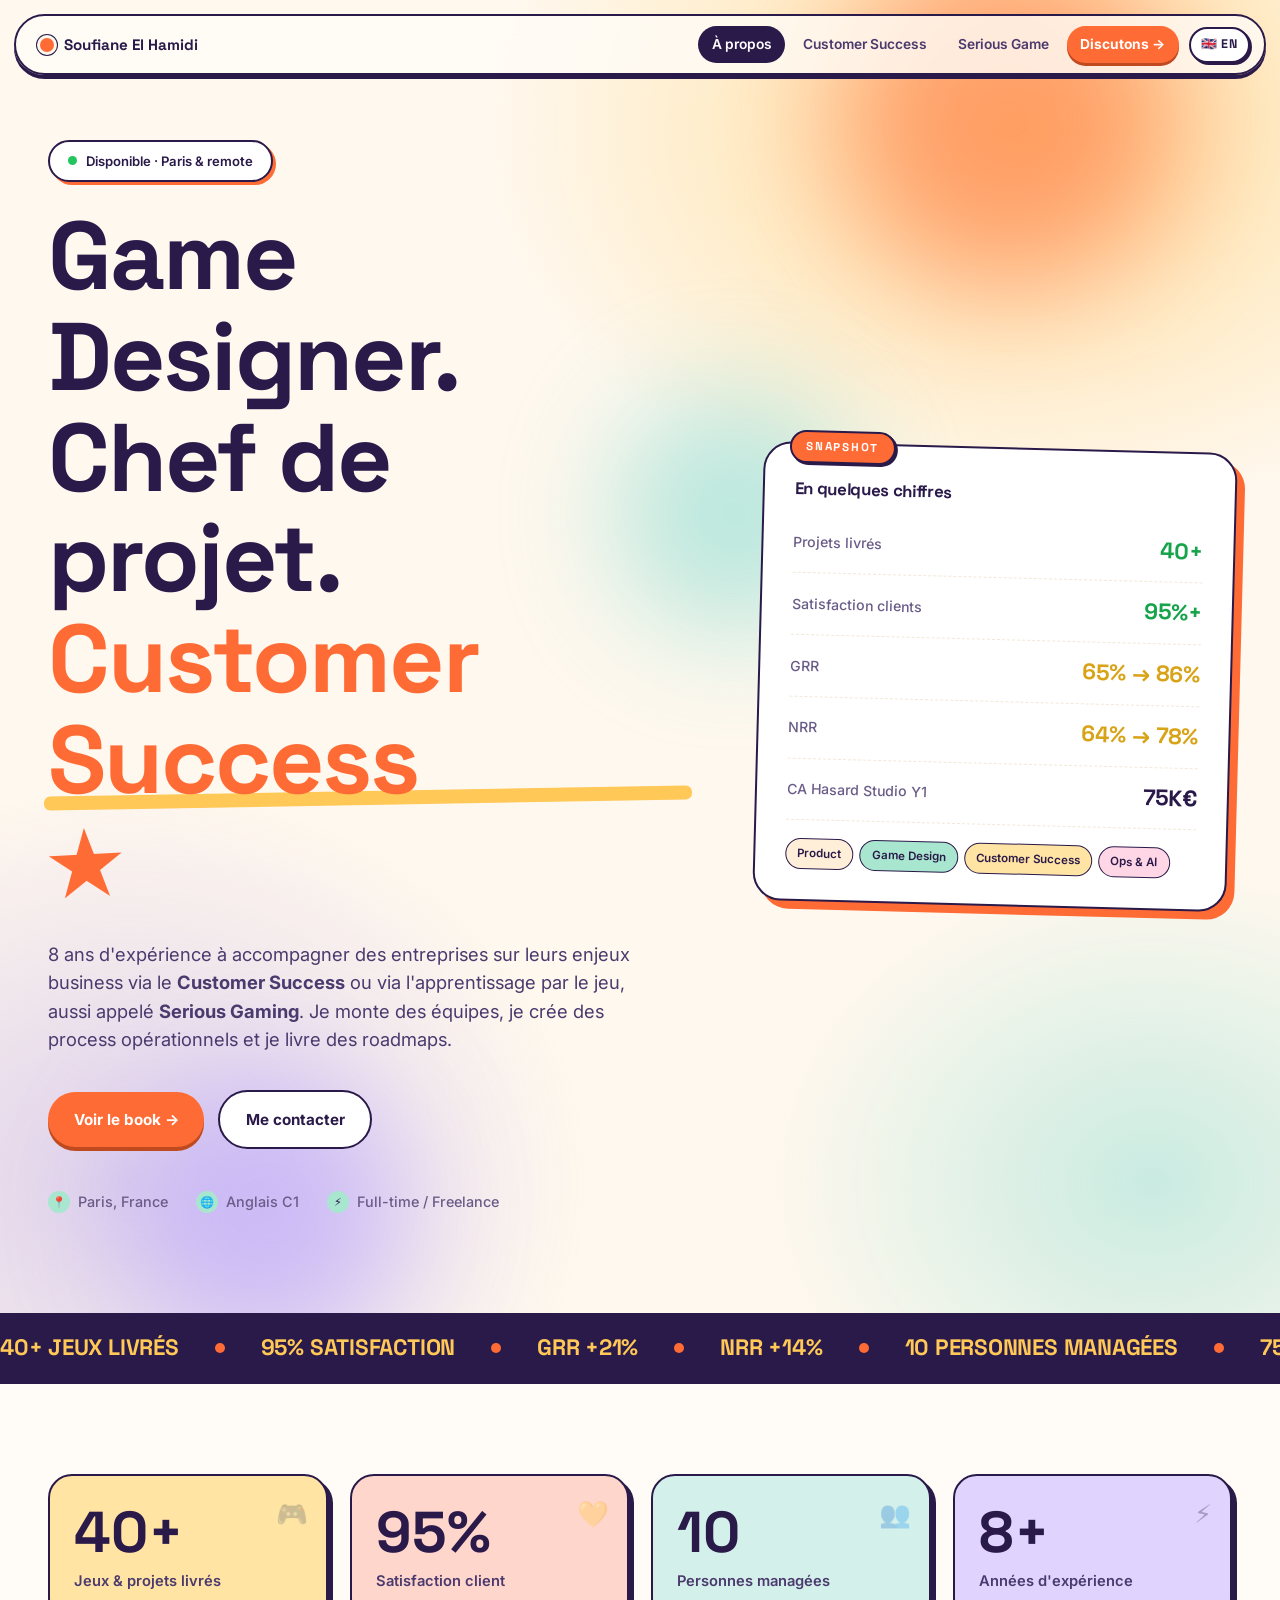
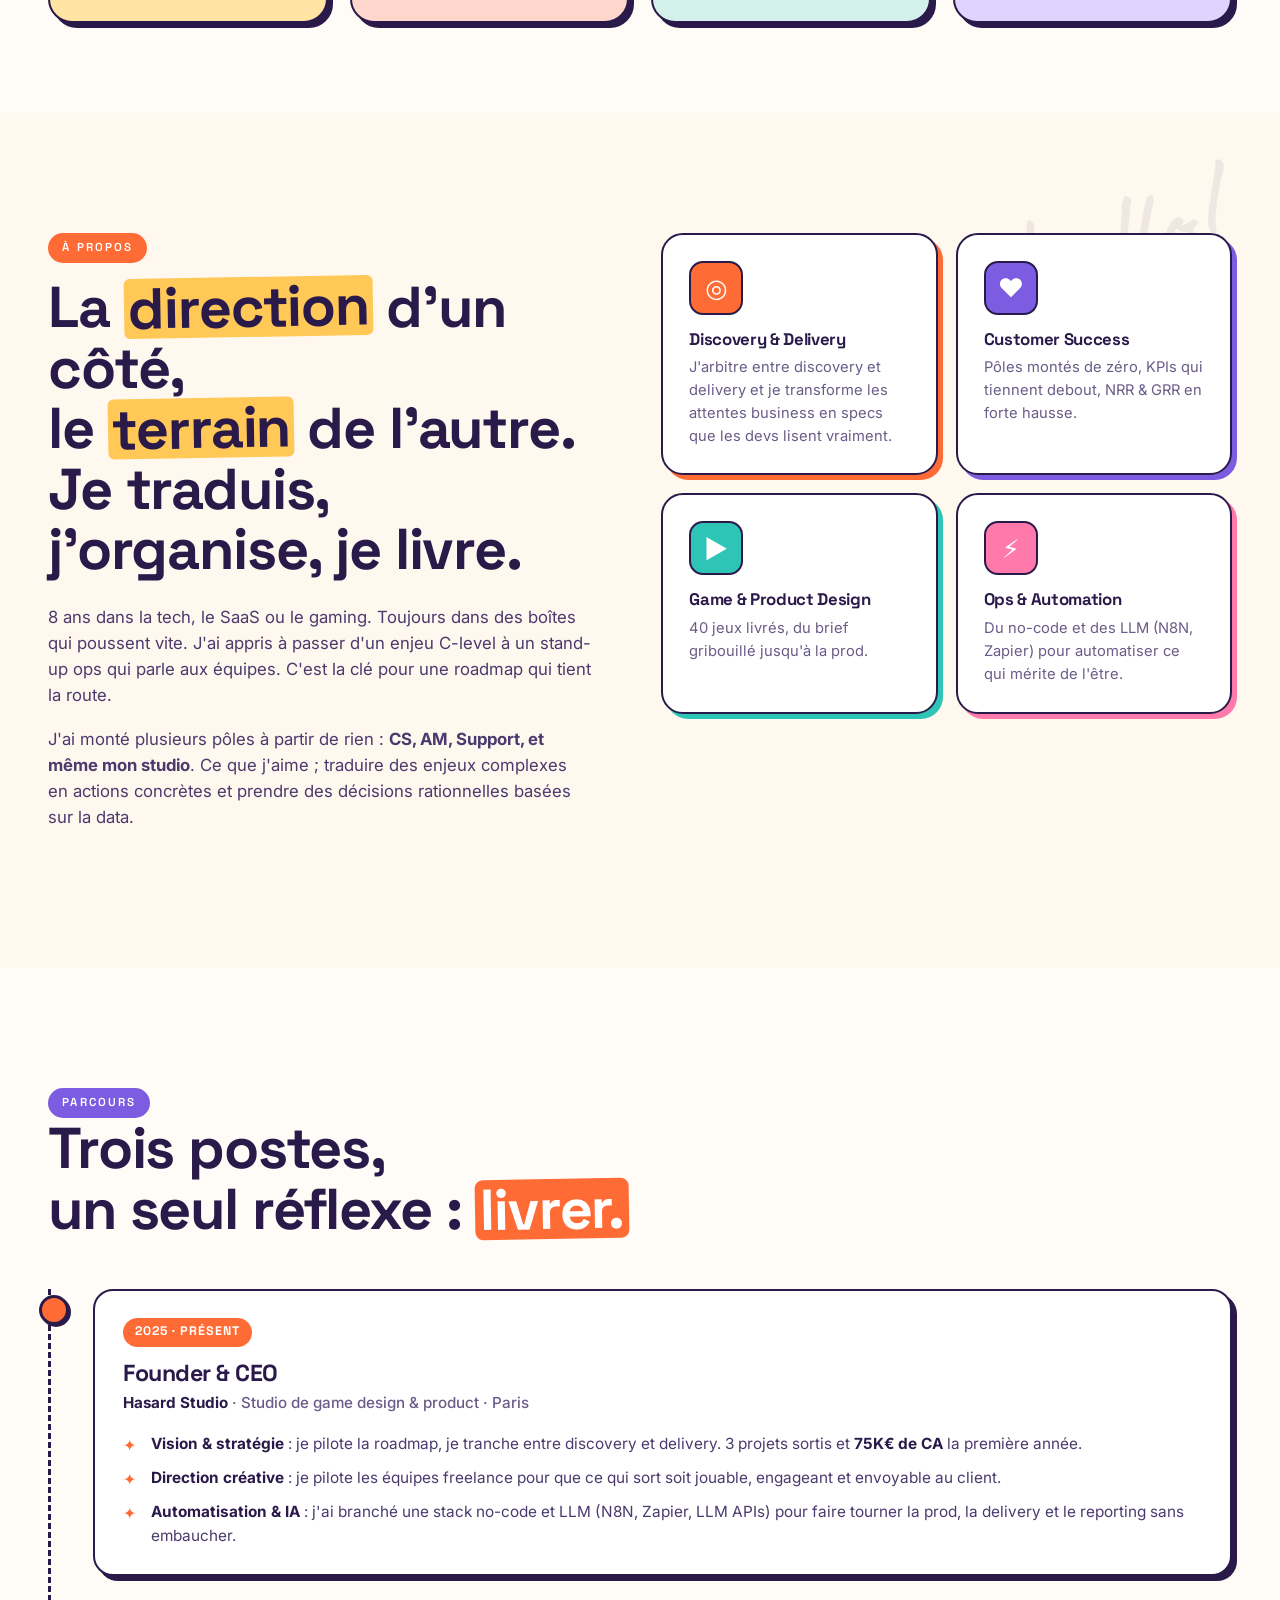
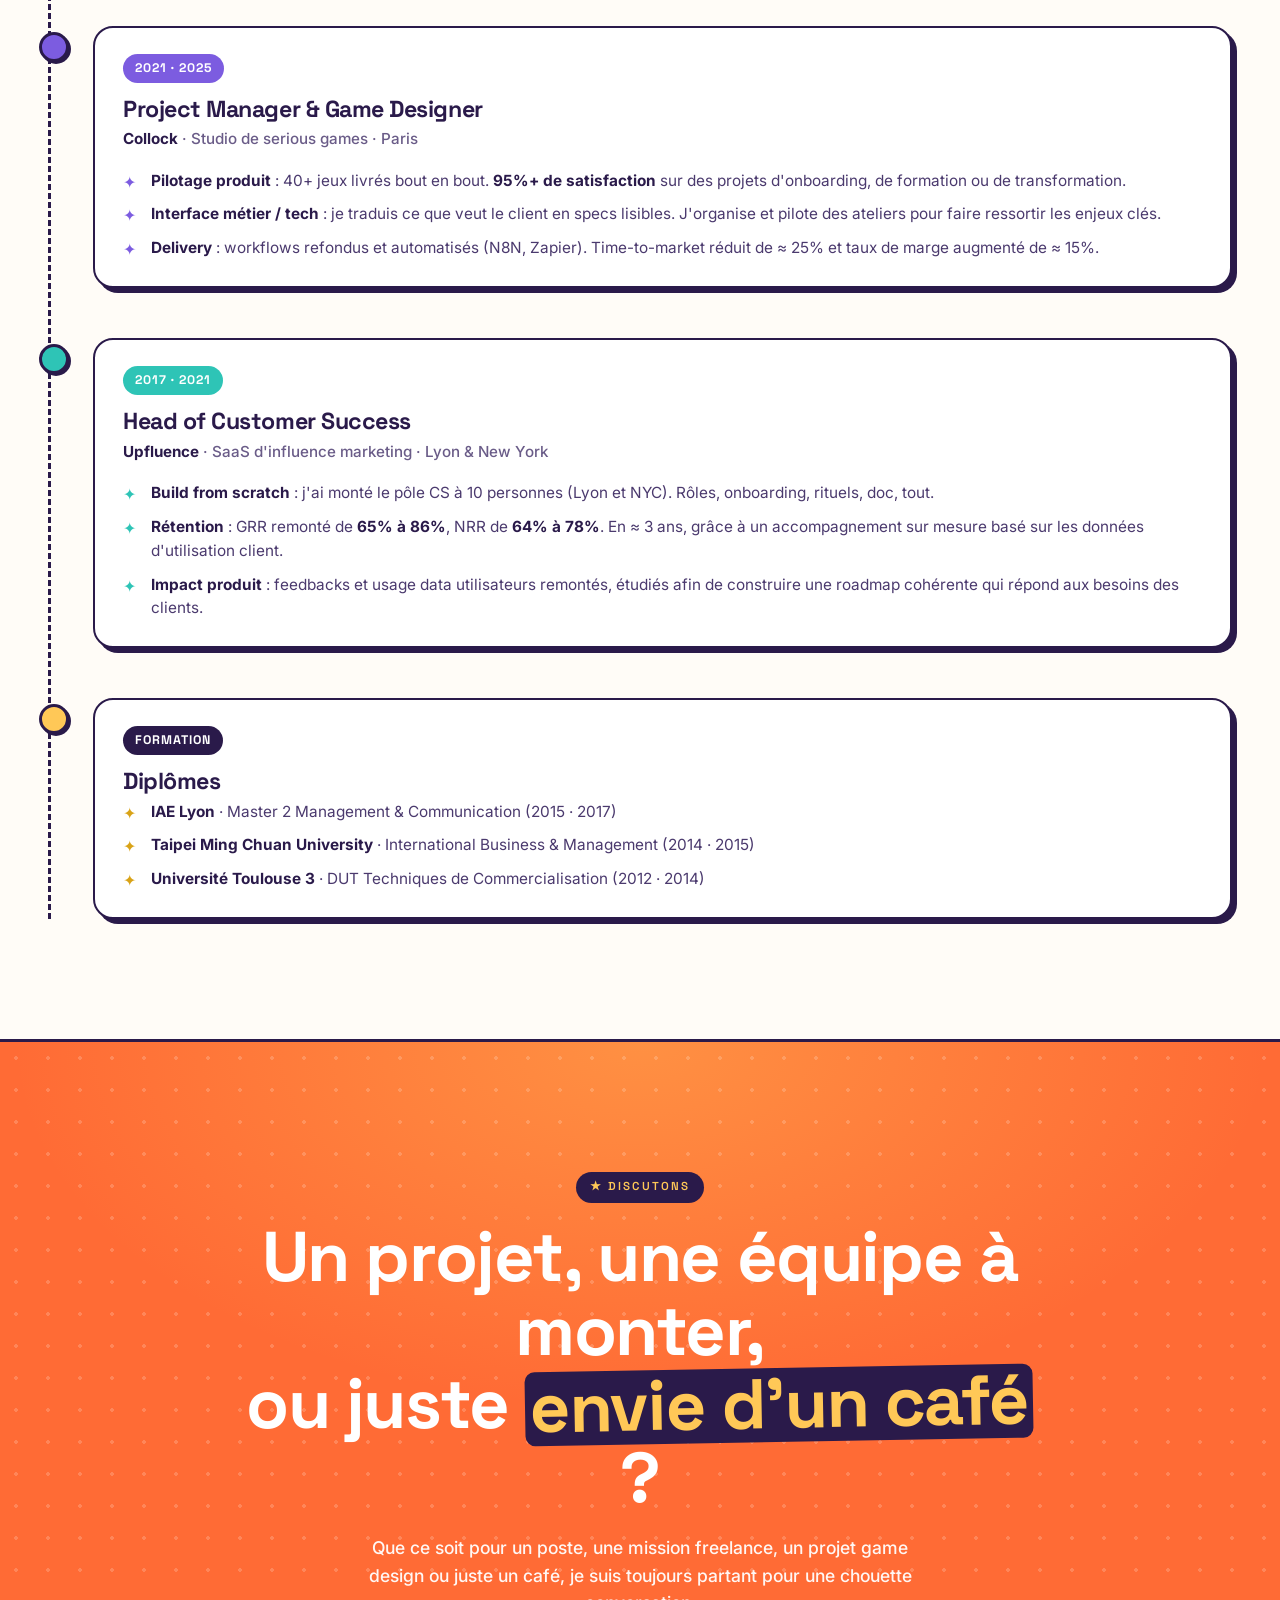
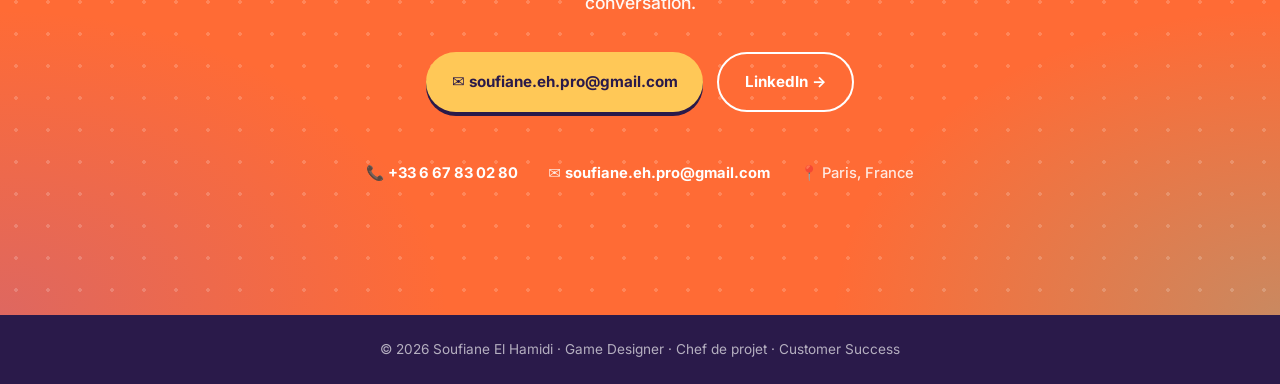
<file: index.html>
<!doctype html>
<html lang="fr">
<head>
<meta charset="utf-8" />
<meta name="viewport" content="width=device-width,initial-scale=1" />
<title>Soufiane El Hamidi · À propos</title>
<meta name="description" content="8+ ans en environnements tech, SaaS et gaming. Game Designer, Chef de Projet, et expert Customer Success. 40+ jeux livrés, 95%+ de satisfaction." />
<link rel="preconnect" href="https://fonts.googleapis.com">
<link rel="preconnect" href="https://fonts.gstatic.com" crossorigin>
<link href="https://fonts.googleapis.com/css2?family=Space+Grotesk:wght@400;500;600;700&family=Inter:wght@300;400;500;600;700&family=Caveat:wght@500;700&display=swap" rel="stylesheet">
<link rel="stylesheet" href="styles.css">
</head>
<body>

<nav id="nav">
  <a href="index.html" class="nav-logo"><span class="dot"></span> Soufiane El Hamidi</a>
  <button class="nav-burger" id="burger" aria-label="Menu">
    <svg width="22" height="22" viewBox="0 0 24 24" fill="none" stroke="currentColor" stroke-width="2.5" stroke-linecap="round"><path d="M4 6h16M4 12h16M4 18h16"/></svg>
  </button>
  <div class="nav-links" id="navLinks">
    <a class="nav-link active" href="index.html">À propos</a>
    <a class="nav-link" href="customer-success.html">Customer Success</a>
    <a class="nav-link" href="book.html">Serious Game</a>
    <a class="nav-link nav-cta" href="index.html#contact">Discutons →</a>
    <a class="nav-lang" href="en/index.html" title="English version">🇬🇧 EN</a>
  </div>
</nav>

<!-- HERO -->
<section class="hero" id="hero">
  <div class="blob blob-1"></div>
  <div class="blob blob-2"></div>
  <div class="blob blob-3"></div>

  <div class="container">
    <div class="hero-grid">
      <div>
        <span class="badge-live"><span class="pulse"></span> Disponible · Paris &amp; remote</span>
        <h1 class="h-display">
          Game Designer.<br>
          Chef de projet.<br>
          <span class="accent-orange">Customer Success</span> <span class="scribble">★</span>
        </h1>
        <p class="lead">
          8 ans d'expérience à accompagner des entreprises sur leurs enjeux business via le <strong>Customer Success</strong> ou via l'apprentissage par le jeu, aussi appelé <strong>Serious Gaming</strong>.
          Je monte des équipes, je crée des process opérationnels et je livre des roadmaps.
        </p>
        <div class="hero-cta">
          <a class="btn btn-orange" href="book.html">Voir le book →</a>
          <a class="btn btn-ghost" href="#contact">Me contacter</a>
        </div>
        <div class="hero-meta">
          <div><span class="icn">📍</span> Paris, France</div>
          <div><span class="icn">🌐</span> Anglais C1</div>
          <div><span class="icn">⚡</span> Full-time / Freelance</div>
        </div>
      </div>
      <div class="hero-card">
        <span class="ribbon">Snapshot</span>
        <h3>En quelques chiffres</h3>
        <div class="row"><span class="lbl">Projets livrés</span><span class="val">40+</span></div>
        <div class="row"><span class="lbl">Satisfaction clients</span><span class="val">95%+</span></div>
        <div class="row"><span class="lbl">GRR</span><span class="val">65% → 86%</span></div>
        <div class="row"><span class="lbl">NRR</span><span class="val">64% → 78%</span></div>
        <div class="row"><span class="lbl">CA Hasard Studio Y1</span><span class="val">75K€</span></div>
        <div class="roles">
          <span>Product</span>
          <span>Game Design</span>
          <span>Customer Success</span>
          <span>Ops &amp; AI</span>
        </div>
      </div>
    </div>
  </div>
</section>

<!-- MARQUEE -->
<div class="marquee">
  <div class="marquee-track">
    <span>40+ JEUX LIVRÉS <span class="dotsep"></span> 95% SATISFACTION <span class="dotsep"></span> GRR +21% <span class="dotsep"></span> NRR +14% <span class="dotsep"></span> 10 PERSONNES MANAGÉES <span class="dotsep"></span> 75K€ CA Y1 <span class="dotsep"></span></span>
    <span>40+ JEUX LIVRÉS <span class="dotsep"></span> 95% SATISFACTION <span class="dotsep"></span> GRR +21% <span class="dotsep"></span> NRR +14% <span class="dotsep"></span> 10 PERSONNES MANAGÉES <span class="dotsep"></span> 75K€ CA Y1 <span class="dotsep"></span></span>
  </div>
</div>

<!-- STATS -->
<section class="stats">
  <div class="container">
    <div class="stats-grid">
      <div class="stat reveal">
        <div class="ico-deco">🎮</div>
        <div class="num" data-num="40" data-suffix="+">0</div>
        <div class="lbl">Jeux &amp; projets livrés</div>
      </div>
      <div class="stat reveal">
        <div class="ico-deco">💛</div>
        <div class="num" data-num="95" data-suffix="%">0</div>
        <div class="lbl">Satisfaction client</div>
      </div>
      <div class="stat reveal">
        <div class="ico-deco">👥</div>
        <div class="num" data-num="10">0</div>
        <div class="lbl">Personnes managées</div>
      </div>
      <div class="stat reveal">
        <div class="ico-deco">⚡</div>
        <div class="num" data-num="8" data-suffix="+">0</div>
        <div class="lbl">Années d'expérience</div>
      </div>
    </div>
  </div>
</section>

<!-- ABOUT -->
<section class="about" id="about">
  <div class="shape-deco">hello!</div>
  <div class="container">
    <div class="about-grid">
      <div class="reveal">
        <span class="eyebrow orange">À propos</span>
        <h2 class="h-section">La <span class="hl">direction</span> d'un côté,<br>le <span class="hl">terrain</span> de l'autre. Je traduis, j'organise, je livre.</h2>
        <p>
          8 ans dans la tech, le SaaS ou le gaming. Toujours dans des boîtes qui poussent vite.
          J'ai appris à passer d'un enjeu C-level à un stand-up ops qui parle aux équipes.
          C'est la clé pour une roadmap qui tient la route.
        </p>
        <p>
          J'ai monté plusieurs pôles à partir de rien : <strong>CS, AM, Support, et même mon studio</strong>.
          Ce que j'aime ; traduire des enjeux complexes en actions concrètes et prendre des décisions rationnelles basées sur la data.
        </p>
      </div>
      <div class="about-cards reveal">
        <div class="about-card">
          <div class="icn-wrap">◎</div>
          <h4>Discovery &amp; Delivery</h4>
          <p>J'arbitre entre discovery et delivery et je transforme les attentes business en specs que les devs lisent vraiment.</p>
        </div>
        <div class="about-card">
          <div class="icn-wrap">♥</div>
          <h4>Customer Success</h4>
          <p>Pôles montés de zéro, KPIs qui tiennent debout, NRR &amp; GRR en forte hausse.</p>
        </div>
        <div class="about-card">
          <div class="icn-wrap">▶</div>
          <h4>Game &amp; Product Design</h4>
          <p>40 jeux livrés, du brief gribouillé jusqu'à la prod.</p>
        </div>
        <div class="about-card">
          <div class="icn-wrap">⚡</div>
          <h4>Ops &amp; Automation</h4>
          <p>Du no-code et des LLM (N8N, Zapier) pour automatiser ce qui mérite de l'être.</p>
        </div>
      </div>
    </div>
  </div>
</section>

<!-- PARCOURS -->
<section class="xp" id="xp">
  <div class="container">
    <span class="eyebrow purple">Parcours</span>
    <h2 class="h-section">Trois postes,<br>un seul réflexe : <span class="hl">livrer.</span></h2>

    <div class="timeline" style="margin-top:50px">
      <div class="tl-item reveal">
        <div class="tl-card">
          <div class="date">2025 · Présent</div>
          <h3>Founder &amp; CEO</h3>
          <div class="company"><strong>Hasard Studio</strong> · Studio de game design &amp; product · Paris</div>
          <ul class="tl-bullets">
            <li><strong>Vision &amp; stratégie</strong> : je pilote la roadmap, je tranche entre discovery et delivery. 3 projets sortis et <strong>75K€ de CA</strong> la première année.</li>
            <li><strong>Direction créative</strong> : je pilote les équipes freelance pour que ce qui sort soit jouable, engageant et envoyable au client.</li>
            <li><strong>Automatisation &amp; IA</strong> : j'ai branché une stack no-code et LLM (N8N, Zapier, LLM APIs) pour faire tourner la prod, la delivery et le reporting sans embaucher.</li>
          </ul>
        </div>
      </div>

      <div class="tl-item reveal">
        <div class="tl-card">
          <div class="date">2021 · 2025</div>
          <h3>Project Manager &amp; Game Designer</h3>
          <div class="company"><strong>Collock</strong> · Studio de serious games · Paris</div>
          <ul class="tl-bullets">
            <li><strong>Pilotage produit</strong> : 40+ jeux livrés bout en bout. <strong>95%+ de satisfaction</strong> sur des projets d'onboarding, de formation ou de transformation.</li>
            <li><strong>Interface métier / tech</strong> : je traduis ce que veut le client en specs lisibles. J'organise et pilote des ateliers pour faire ressortir les enjeux clés.</li>
            <li><strong>Delivery</strong> : workflows refondus et automatisés (N8N, Zapier). Time-to-market réduit de ≈ 25% et taux de marge augmenté de ≈ 15%.</li>
          </ul>
        </div>
      </div>

      <div class="tl-item reveal">
        <div class="tl-card">
          <div class="date">2017 · 2021</div>
          <h3>Head of Customer Success</h3>
          <div class="company"><strong>Upfluence</strong> · SaaS d'influence marketing · Lyon &amp; New York</div>
          <ul class="tl-bullets">
            <li><strong>Build from scratch</strong> : j'ai monté le pôle CS à 10 personnes (Lyon et NYC). Rôles, onboarding, rituels, doc, tout.</li>
            <li><strong>Rétention</strong> : GRR remonté de <strong>65% à 86%</strong>, NRR de <strong>64% à 78%</strong>. En ≈ 3 ans, grâce à un accompagnement sur mesure basé sur les données d'utilisation client.</li>
            <li><strong>Impact produit</strong> : feedbacks et usage data utilisateurs remontés, étudiés afin de construire une roadmap cohérente qui répond aux besoins des clients.</li>
          </ul>
        </div>
      </div>

      <div class="tl-item reveal">
        <div class="tl-card">
          <div class="date">Formation</div>
          <h3>Diplômes</h3>
          <ul class="tl-bullets">
            <li><strong>IAE Lyon</strong> · Master 2 Management &amp; Communication (2015 · 2017)</li>
            <li><strong>Taipei Ming Chuan University</strong> · International Business &amp; Management (2014 · 2015)</li>
            <li><strong>Université Toulouse 3</strong> · DUT Techniques de Commercialisation (2012 · 2014)</li>
          </ul>
        </div>
      </div>
    </div>
  </div>
</section>

<!-- DISCUTONS -->
<section class="contact" id="contact">
  <div class="container">
    <span class="eyebrow">★ Discutons</span>
    <h2>Un projet, une équipe à monter,<br>ou juste <span class="accent">envie d'un café</span> ?</h2>
    <p>
      Que ce soit pour un poste, une mission freelance, un projet game design ou juste un café, je suis toujours partant pour une chouette conversation.
    </p>
    <div class="contact-actions">
      <a class="btn btn-yellow" href="mailto:soufiane.eh.pro@gmail.com">✉ soufiane.eh.pro@gmail.com</a>
      <a class="btn btn-ghost" href="https://linkedin.com/in/soufianeelhamidi" target="_blank" rel="noopener">LinkedIn →</a>
    </div>
    <div class="contact-info">
      <div>📞 <a href="tel:+33667830280">+33 6 67 83 02 80</a></div>
      <div>✉ <a href="mailto:soufiane.eh.pro@gmail.com">soufiane.eh.pro@gmail.com</a></div>
      <div>📍 Paris, France</div>
    </div>
  </div>
</section>

<footer>
  © 2026 Soufiane El Hamidi · Game Designer · Chef de projet · Customer Success
</footer>

<script src="main.js"></script>
</body>
</html>
</file>
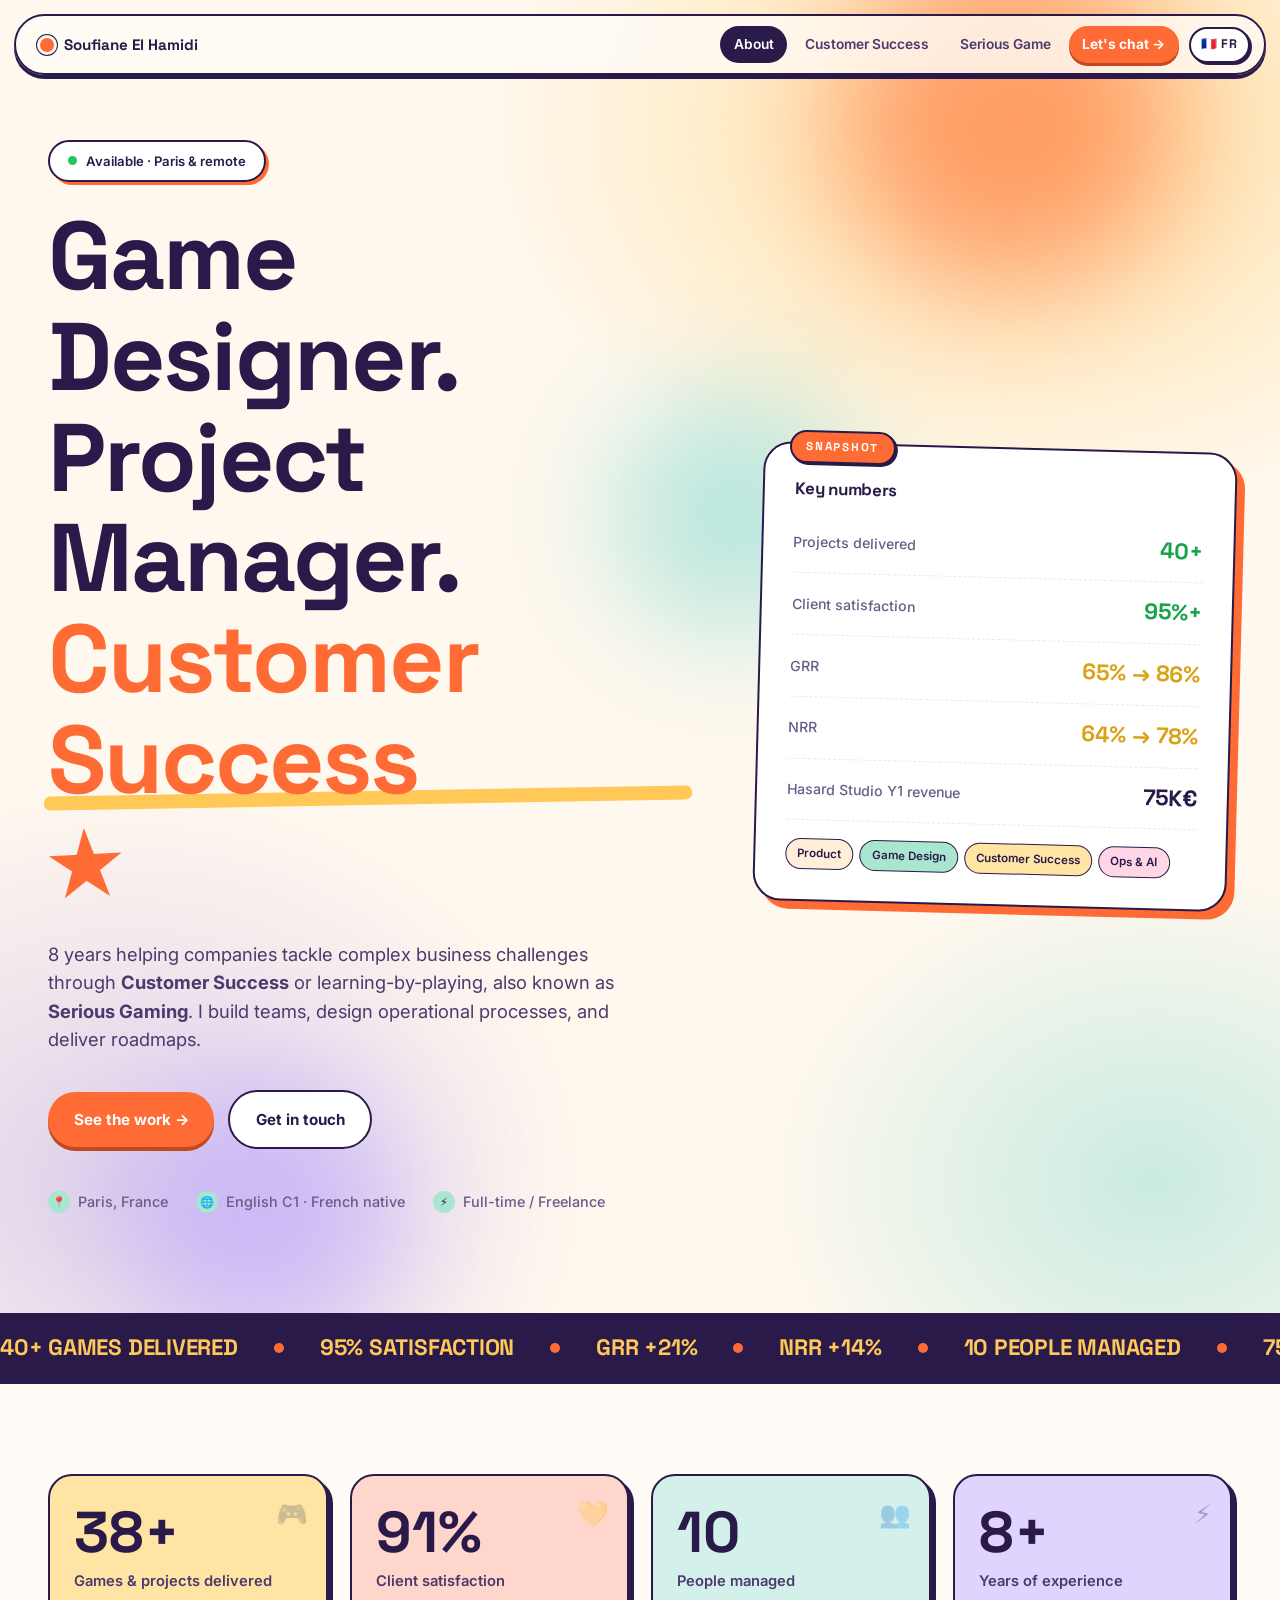
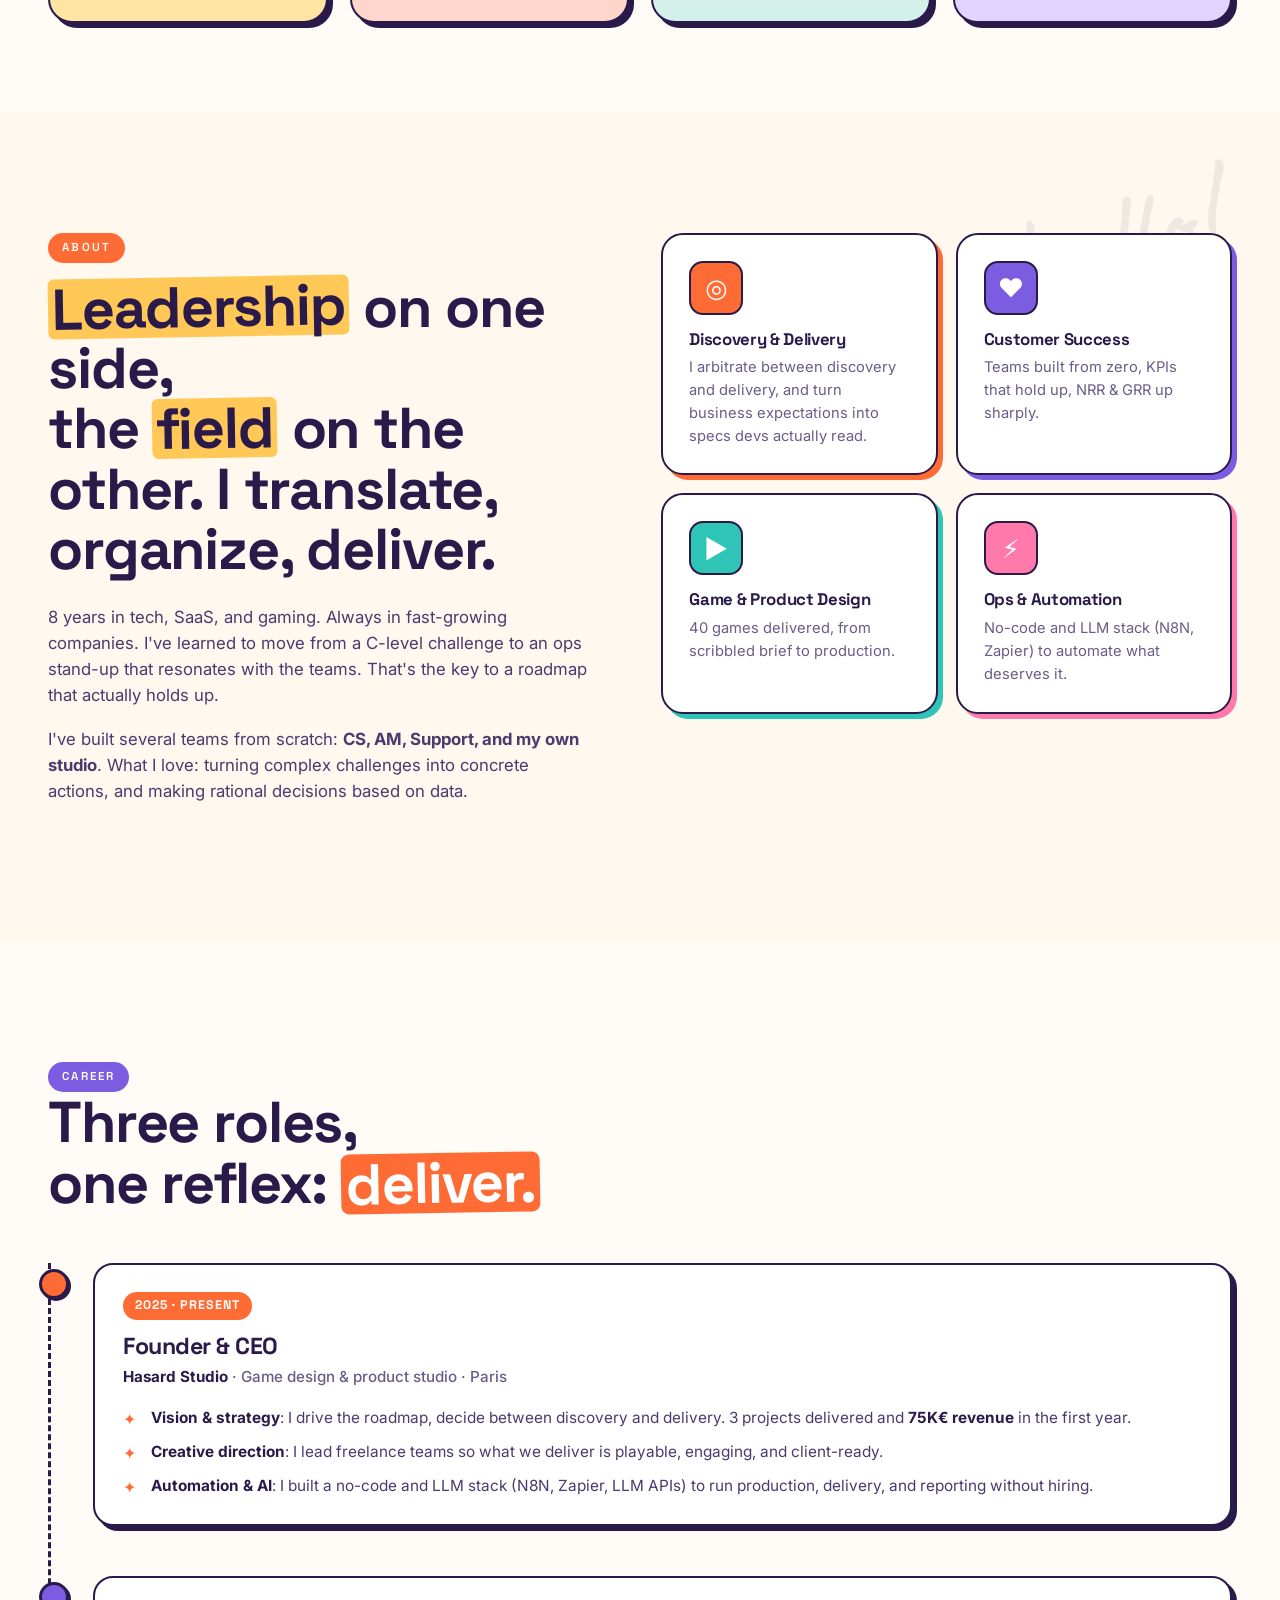
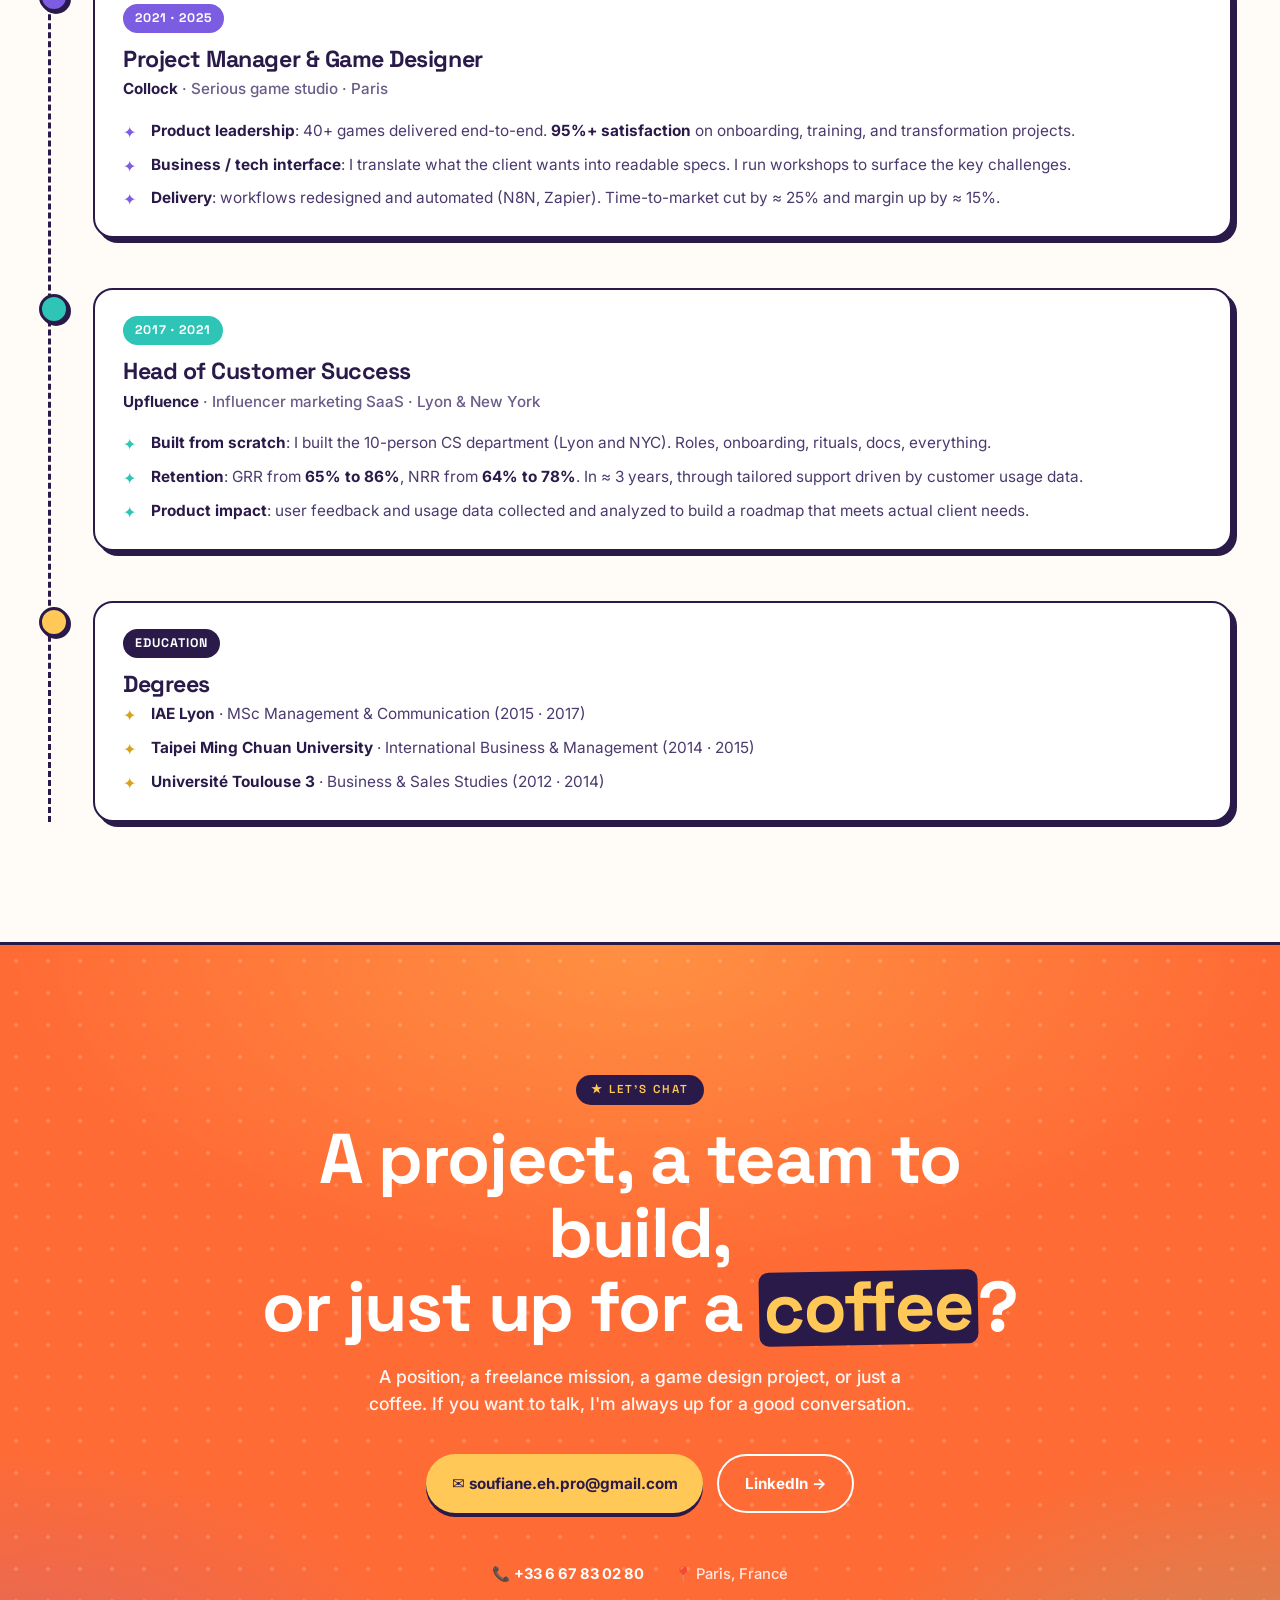
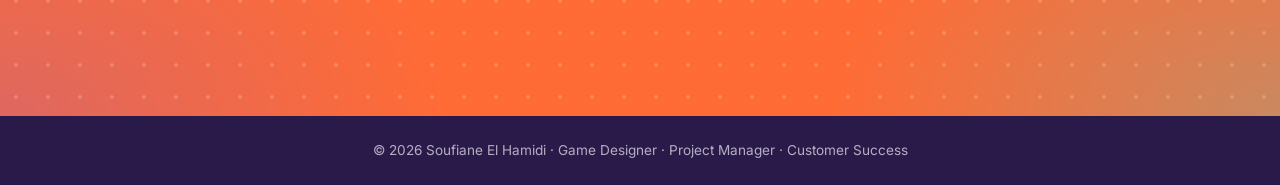
<file: en/index.html>
<!doctype html>
<html lang="en">
<head>
<meta charset="utf-8" />
<meta name="viewport" content="width=device-width,initial-scale=1" />
<title>Soufiane El Hamidi · About</title>
<meta name="description" content="8 years in tech, SaaS and gaming. Game Designer, Project Manager, and Customer Success expert. 40+ games delivered, 95%+ satisfaction." />
<link rel="preconnect" href="https://fonts.googleapis.com">
<link rel="preconnect" href="https://fonts.gstatic.com" crossorigin>
<link href="https://fonts.googleapis.com/css2?family=Space+Grotesk:wght@400;500;600;700&family=Inter:wght@300;400;500;600;700&family=Caveat:wght@500;700&display=swap" rel="stylesheet">
<link rel="stylesheet" href="../styles.css">
</head>
<body>

<nav id="nav">
  <a href="index.html" class="nav-logo"><span class="dot"></span> Soufiane El Hamidi</a>
  <button class="nav-burger" id="burger" aria-label="Menu">
    <svg width="22" height="22" viewBox="0 0 24 24" fill="none" stroke="currentColor" stroke-width="2.5" stroke-linecap="round"><path d="M4 6h16M4 12h16M4 18h16"/></svg>
  </button>
  <div class="nav-links" id="navLinks">
    <a class="nav-link active" href="index.html">About</a>
    <a class="nav-link" href="customer-success.html">Customer Success</a>
    <a class="nav-link" href="book.html">Serious Game</a>
    <a class="nav-link nav-cta" href="index.html#contact">Let's chat →</a>
    <a class="nav-lang" href="../index.html" title="Version française">🇫🇷 FR</a>
  </div>
</nav>

<!-- HERO -->
<section class="hero" id="hero">
  <div class="blob blob-1"></div>
  <div class="blob blob-2"></div>
  <div class="blob blob-3"></div>

  <div class="container">
    <div class="hero-grid">
      <div>
        <span class="badge-live"><span class="pulse"></span> Available · Paris &amp; remote</span>
        <h1 class="h-display">
          Game Designer.<br>
          Project Manager.<br>
          <span class="accent-orange">Customer Success</span> <span class="scribble">★</span>
        </h1>
        <p class="lead">
          8 years helping companies tackle complex business challenges through <strong>Customer Success</strong> or learning-by-playing, also known as <strong>Serious Gaming</strong>.
          I build teams, design operational processes, and deliver roadmaps.
        </p>
        <div class="hero-cta">
          <a class="btn btn-orange" href="book.html">See the work →</a>
          <a class="btn btn-ghost" href="#contact">Get in touch</a>
        </div>
        <div class="hero-meta">
          <div><span class="icn">📍</span> Paris, France</div>
          <div><span class="icn">🌐</span> English C1 · French native</div>
          <div><span class="icn">⚡</span> Full-time / Freelance</div>
        </div>
      </div>
      <div class="hero-card">
        <span class="ribbon">Snapshot</span>
        <h3>Key numbers</h3>
        <div class="row"><span class="lbl">Projects delivered</span><span class="val">40+</span></div>
        <div class="row"><span class="lbl">Client satisfaction</span><span class="val">95%+</span></div>
        <div class="row"><span class="lbl">GRR</span><span class="val">65% → 86%</span></div>
        <div class="row"><span class="lbl">NRR</span><span class="val">64% → 78%</span></div>
        <div class="row"><span class="lbl">Hasard Studio Y1 revenue</span><span class="val">75K€</span></div>
        <div class="roles">
          <span>Product</span>
          <span>Game Design</span>
          <span>Customer Success</span>
          <span>Ops &amp; AI</span>
        </div>
      </div>
    </div>
  </div>
</section>

<!-- MARQUEE -->
<div class="marquee">
  <div class="marquee-track">
    <span>40+ GAMES DELIVERED <span class="dotsep"></span> 95% SATISFACTION <span class="dotsep"></span> GRR +21% <span class="dotsep"></span> NRR +14% <span class="dotsep"></span> 10 PEOPLE MANAGED <span class="dotsep"></span> 75K€ REVENUE Y1 <span class="dotsep"></span></span>
    <span>40+ GAMES DELIVERED <span class="dotsep"></span> 95% SATISFACTION <span class="dotsep"></span> GRR +21% <span class="dotsep"></span> NRR +14% <span class="dotsep"></span> 10 PEOPLE MANAGED <span class="dotsep"></span> 75K€ REVENUE Y1 <span class="dotsep"></span></span>
  </div>
</div>

<!-- STATS -->
<section class="stats">
  <div class="container">
    <div class="stats-grid">
      <div class="stat reveal">
        <div class="ico-deco">🎮</div>
        <div class="num" data-num="40" data-suffix="+">0</div>
        <div class="lbl">Games &amp; projects delivered</div>
      </div>
      <div class="stat reveal">
        <div class="ico-deco">💛</div>
        <div class="num" data-num="95" data-suffix="%">0</div>
        <div class="lbl">Client satisfaction</div>
      </div>
      <div class="stat reveal">
        <div class="ico-deco">👥</div>
        <div class="num" data-num="10">0</div>
        <div class="lbl">People managed</div>
      </div>
      <div class="stat reveal">
        <div class="ico-deco">⚡</div>
        <div class="num" data-num="8" data-suffix="+">0</div>
        <div class="lbl">Years of experience</div>
      </div>
    </div>
  </div>
</section>

<!-- ABOUT -->
<section class="about" id="about">
  <div class="shape-deco">hello!</div>
  <div class="container">
    <div class="about-grid">
      <div class="reveal">
        <span class="eyebrow orange">About</span>
        <h2 class="h-section"><span class="hl">Leadership</span> on one side,<br>the <span class="hl">field</span> on the other. I translate, organize, deliver.</h2>
        <p>
          8 years in tech, SaaS, and gaming. Always in fast-growing companies.
          I've learned to move from a C-level challenge to an ops stand-up that resonates with the teams.
          That's the key to a roadmap that actually holds up.
        </p>
        <p>
          I've built several teams from scratch: <strong>CS, AM, Support, and my own studio</strong>.
          What I love: turning complex challenges into concrete actions, and making rational decisions based on data.
        </p>
      </div>
      <div class="about-cards reveal">
        <div class="about-card">
          <div class="icn-wrap">◎</div>
          <h4>Discovery &amp; Delivery</h4>
          <p>I arbitrate between discovery and delivery, and turn business expectations into specs devs actually read.</p>
        </div>
        <div class="about-card">
          <div class="icn-wrap">♥</div>
          <h4>Customer Success</h4>
          <p>Teams built from zero, KPIs that hold up, NRR &amp; GRR up sharply.</p>
        </div>
        <div class="about-card">
          <div class="icn-wrap">▶</div>
          <h4>Game &amp; Product Design</h4>
          <p>40 games delivered, from scribbled brief to production.</p>
        </div>
        <div class="about-card">
          <div class="icn-wrap">⚡</div>
          <h4>Ops &amp; Automation</h4>
          <p>No-code and LLM stack (N8N, Zapier) to automate what deserves it.</p>
        </div>
      </div>
    </div>
  </div>
</section>

<!-- CAREER -->
<section class="xp" id="xp">
  <div class="container">
    <span class="eyebrow purple">Career</span>
    <h2 class="h-section">Three roles,<br>one reflex: <span class="hl">deliver.</span></h2>

    <div class="timeline" style="margin-top:50px">
      <div class="tl-item reveal">
        <div class="tl-card">
          <div class="date">2025 · Present</div>
          <h3>Founder &amp; CEO</h3>
          <div class="company"><strong>Hasard Studio</strong> · Game design &amp; product studio · Paris</div>
          <ul class="tl-bullets">
            <li><strong>Vision &amp; strategy</strong>: I drive the roadmap, decide between discovery and delivery. 3 projects delivered and <strong>75K€ revenue</strong> in the first year.</li>
            <li><strong>Creative direction</strong>: I lead freelance teams so what we deliver is playable, engaging, and client-ready.</li>
            <li><strong>Automation &amp; AI</strong>: I built a no-code and LLM stack (N8N, Zapier, LLM APIs) to run production, delivery, and reporting without hiring.</li>
          </ul>
        </div>
      </div>

      <div class="tl-item reveal">
        <div class="tl-card">
          <div class="date">2021 · 2025</div>
          <h3>Project Manager &amp; Game Designer</h3>
          <div class="company"><strong>Collock</strong> · Serious game studio · Paris</div>
          <ul class="tl-bullets">
            <li><strong>Product leadership</strong>: 40+ games delivered end-to-end. <strong>95%+ satisfaction</strong> on onboarding, training, and transformation projects.</li>
            <li><strong>Business / tech interface</strong>: I translate what the client wants into readable specs. I run workshops to surface the key challenges.</li>
            <li><strong>Delivery</strong>: workflows redesigned and automated (N8N, Zapier). Time-to-market cut by ≈ 25% and margin up by ≈ 15%.</li>
          </ul>
        </div>
      </div>

      <div class="tl-item reveal">
        <div class="tl-card">
          <div class="date">2017 · 2021</div>
          <h3>Head of Customer Success</h3>
          <div class="company"><strong>Upfluence</strong> · Influencer marketing SaaS · Lyon &amp; New York</div>
          <ul class="tl-bullets">
            <li><strong>Built from scratch</strong>: I built the 10-person CS department (Lyon and NYC). Roles, onboarding, rituals, docs, everything.</li>
            <li><strong>Retention</strong>: GRR from <strong>65% to 86%</strong>, NRR from <strong>64% to 78%</strong>. In ≈ 3 years, through tailored support driven by customer usage data.</li>
            <li><strong>Product impact</strong>: user feedback and usage data collected and analyzed to build a roadmap that meets actual client needs.</li>
          </ul>
        </div>
      </div>

      <div class="tl-item reveal">
        <div class="tl-card">
          <div class="date">Education</div>
          <h3>Degrees</h3>
          <ul class="tl-bullets">
            <li><strong>IAE Lyon</strong> · MSc Management &amp; Communication (2015 · 2017)</li>
            <li><strong>Taipei Ming Chuan University</strong> · International Business &amp; Management (2014 · 2015)</li>
            <li><strong>Université Toulouse 3</strong> · Business &amp; Sales Studies (2012 · 2014)</li>
          </ul>
        </div>
      </div>
    </div>
  </div>
</section>

<!-- LET'S CHAT -->
<section class="contact" id="contact">
  <div class="container">
    <span class="eyebrow">★ Let's chat</span>
    <h2>A project, a team to build,<br>or just up for a <span class="accent">coffee</span>?</h2>
    <p>
      A position, a freelance mission, a game design project, or just a coffee. If you want to talk, I'm always up for a good conversation.
    </p>
    <div class="contact-actions">
      <a class="btn btn-yellow" href="mailto:soufiane.eh.pro@gmail.com">✉ soufiane.eh.pro@gmail.com</a>
      <a class="btn btn-ghost" href="https://linkedin.com/in/soufianeelhamidi" target="_blank" rel="noopener">LinkedIn →</a>
    </div>
    <div class="contact-info">
      <div>📞 <a href="tel:+33667830280">+33 6 67 83 02 80</a></div>
      <div>📍 Paris, France</div>
    </div>
  </div>
</section>

<footer>
  © 2026 Soufiane El Hamidi · Game Designer · Project Manager · Customer Success
</footer>

<script src="../main.js"></script>
</body>
</html>
</file>
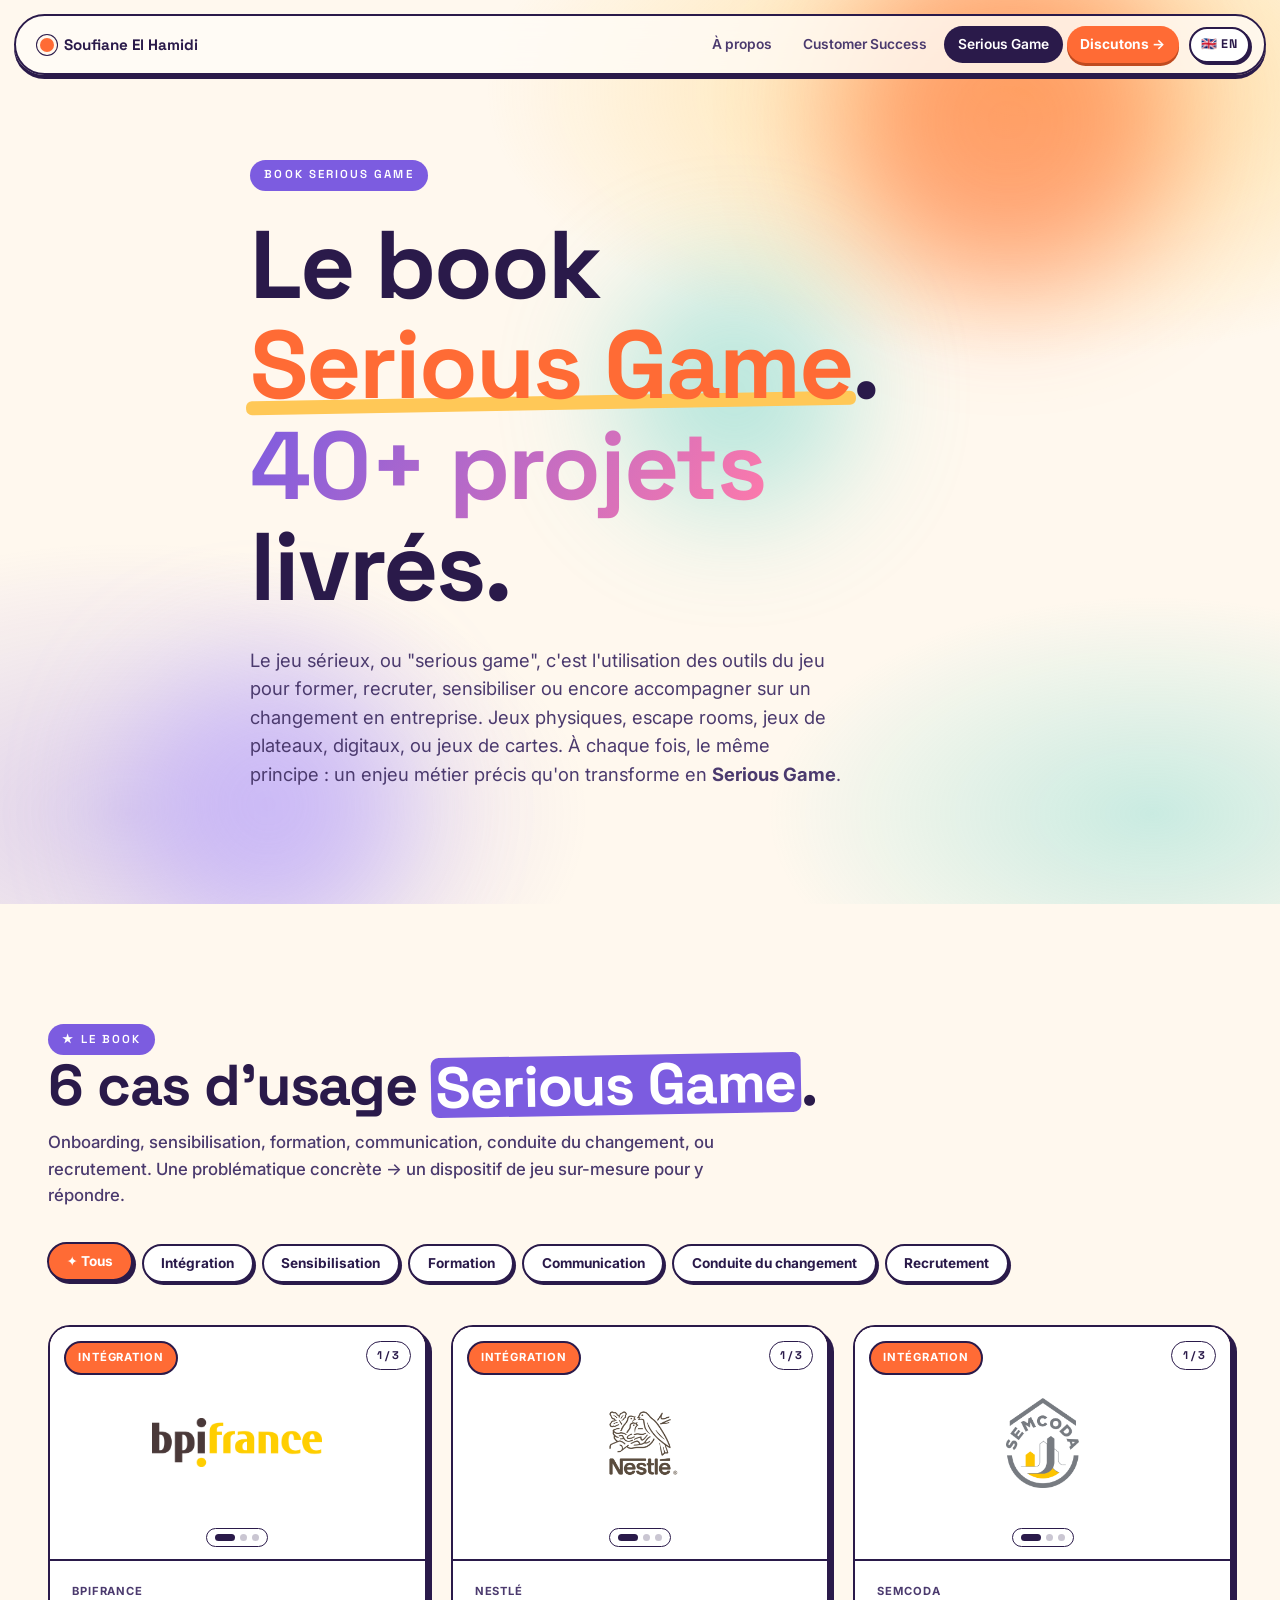
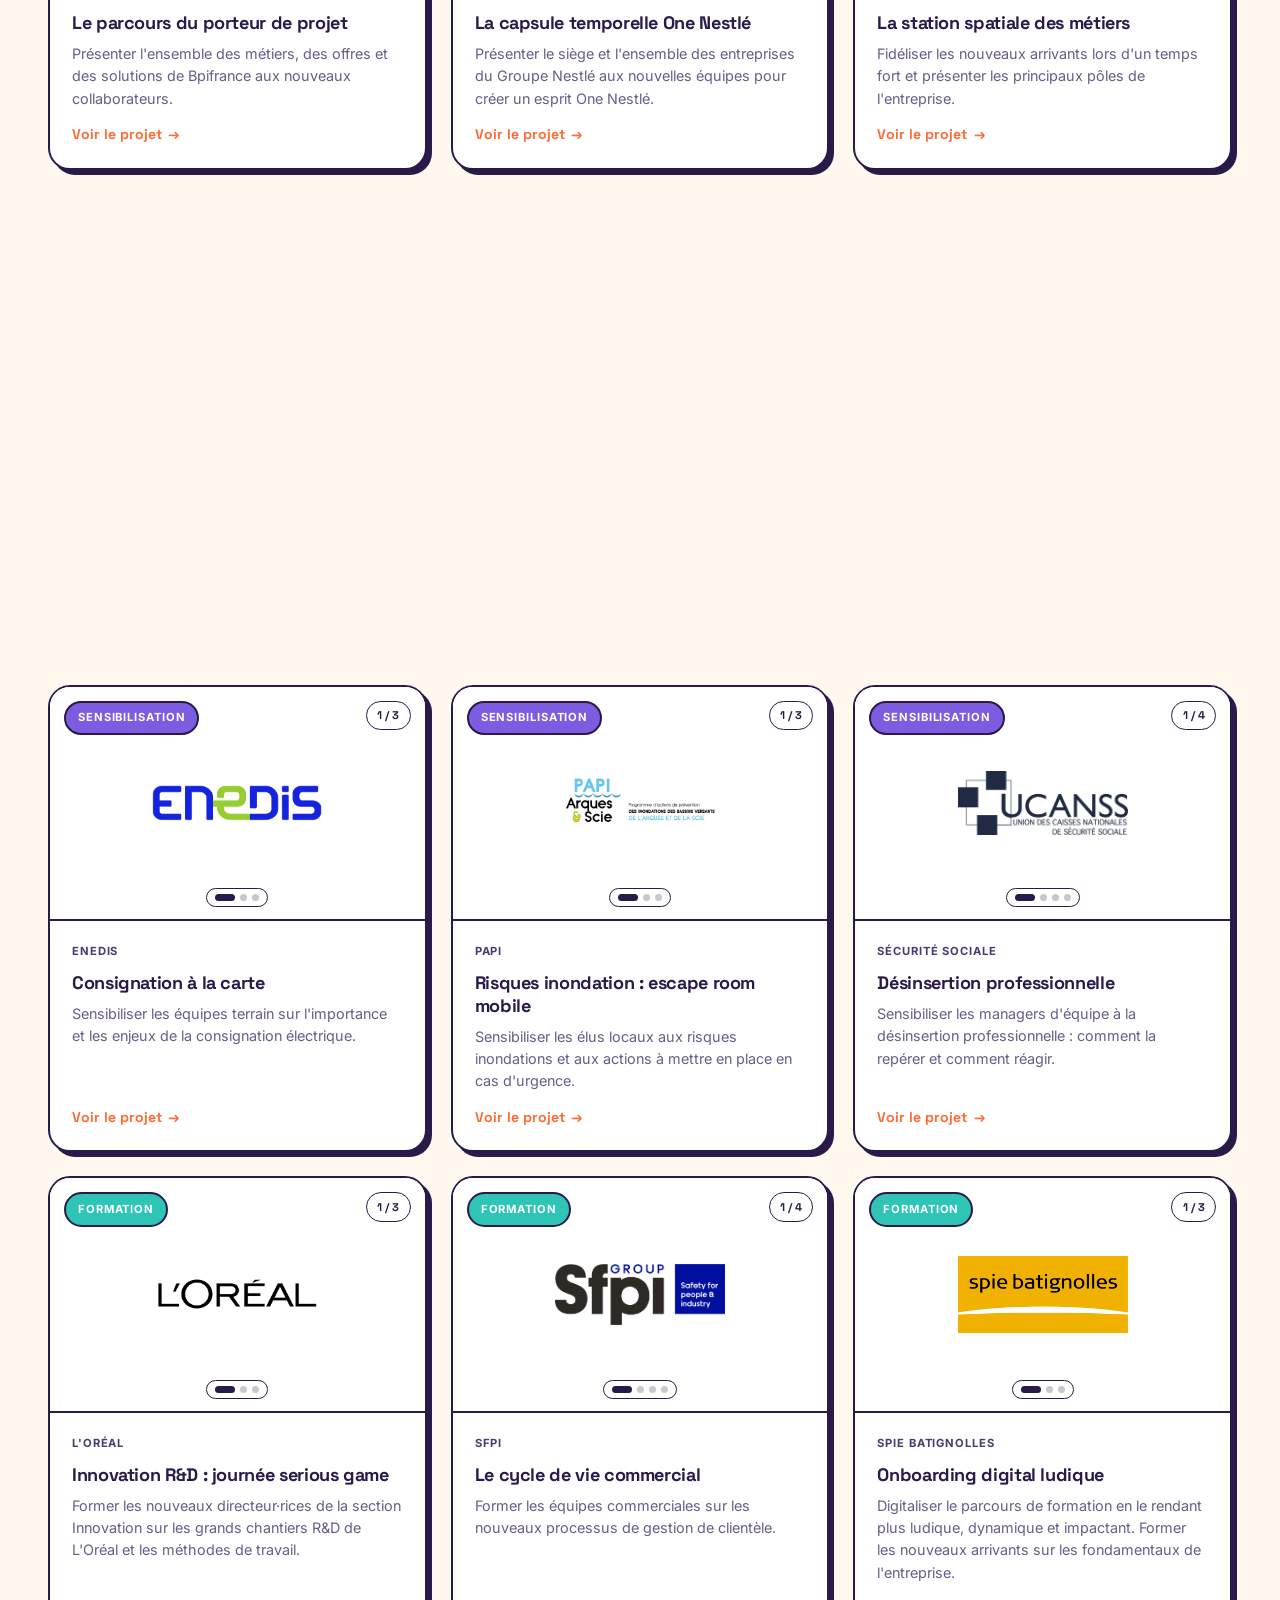
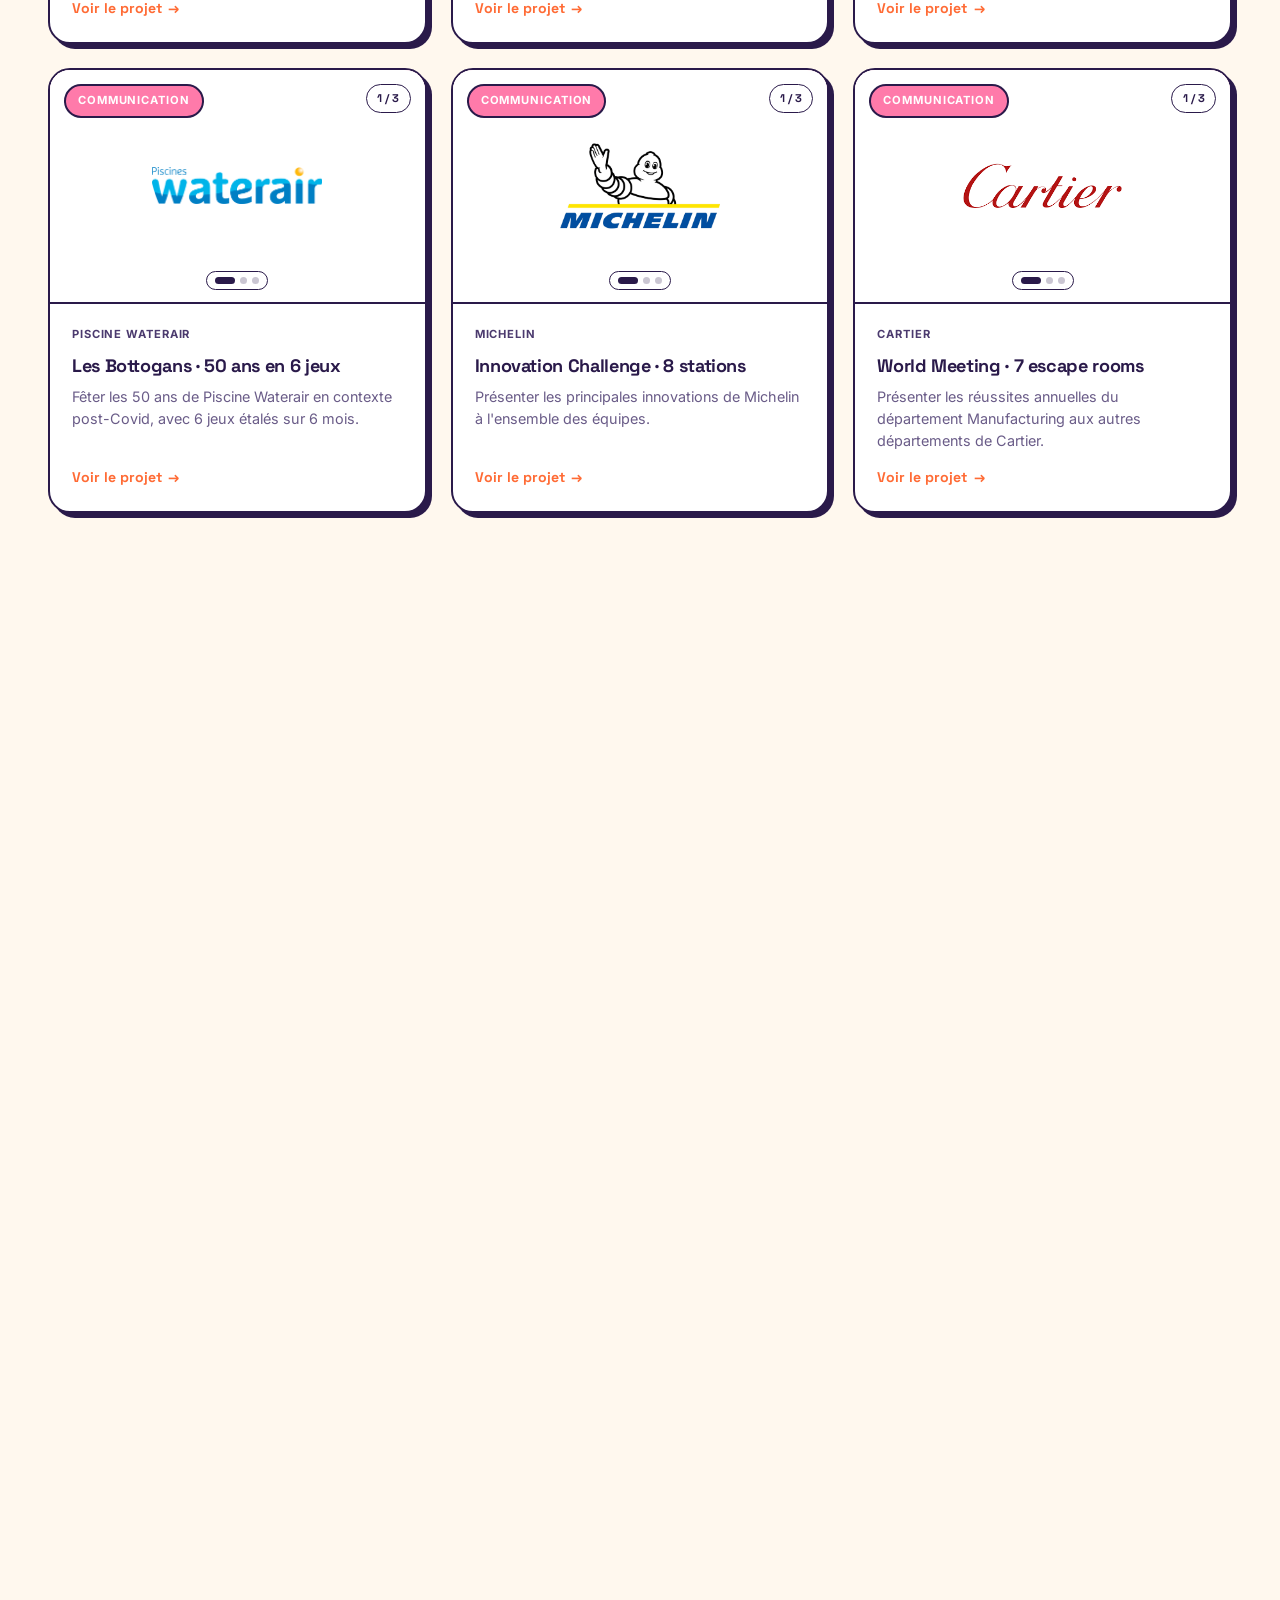
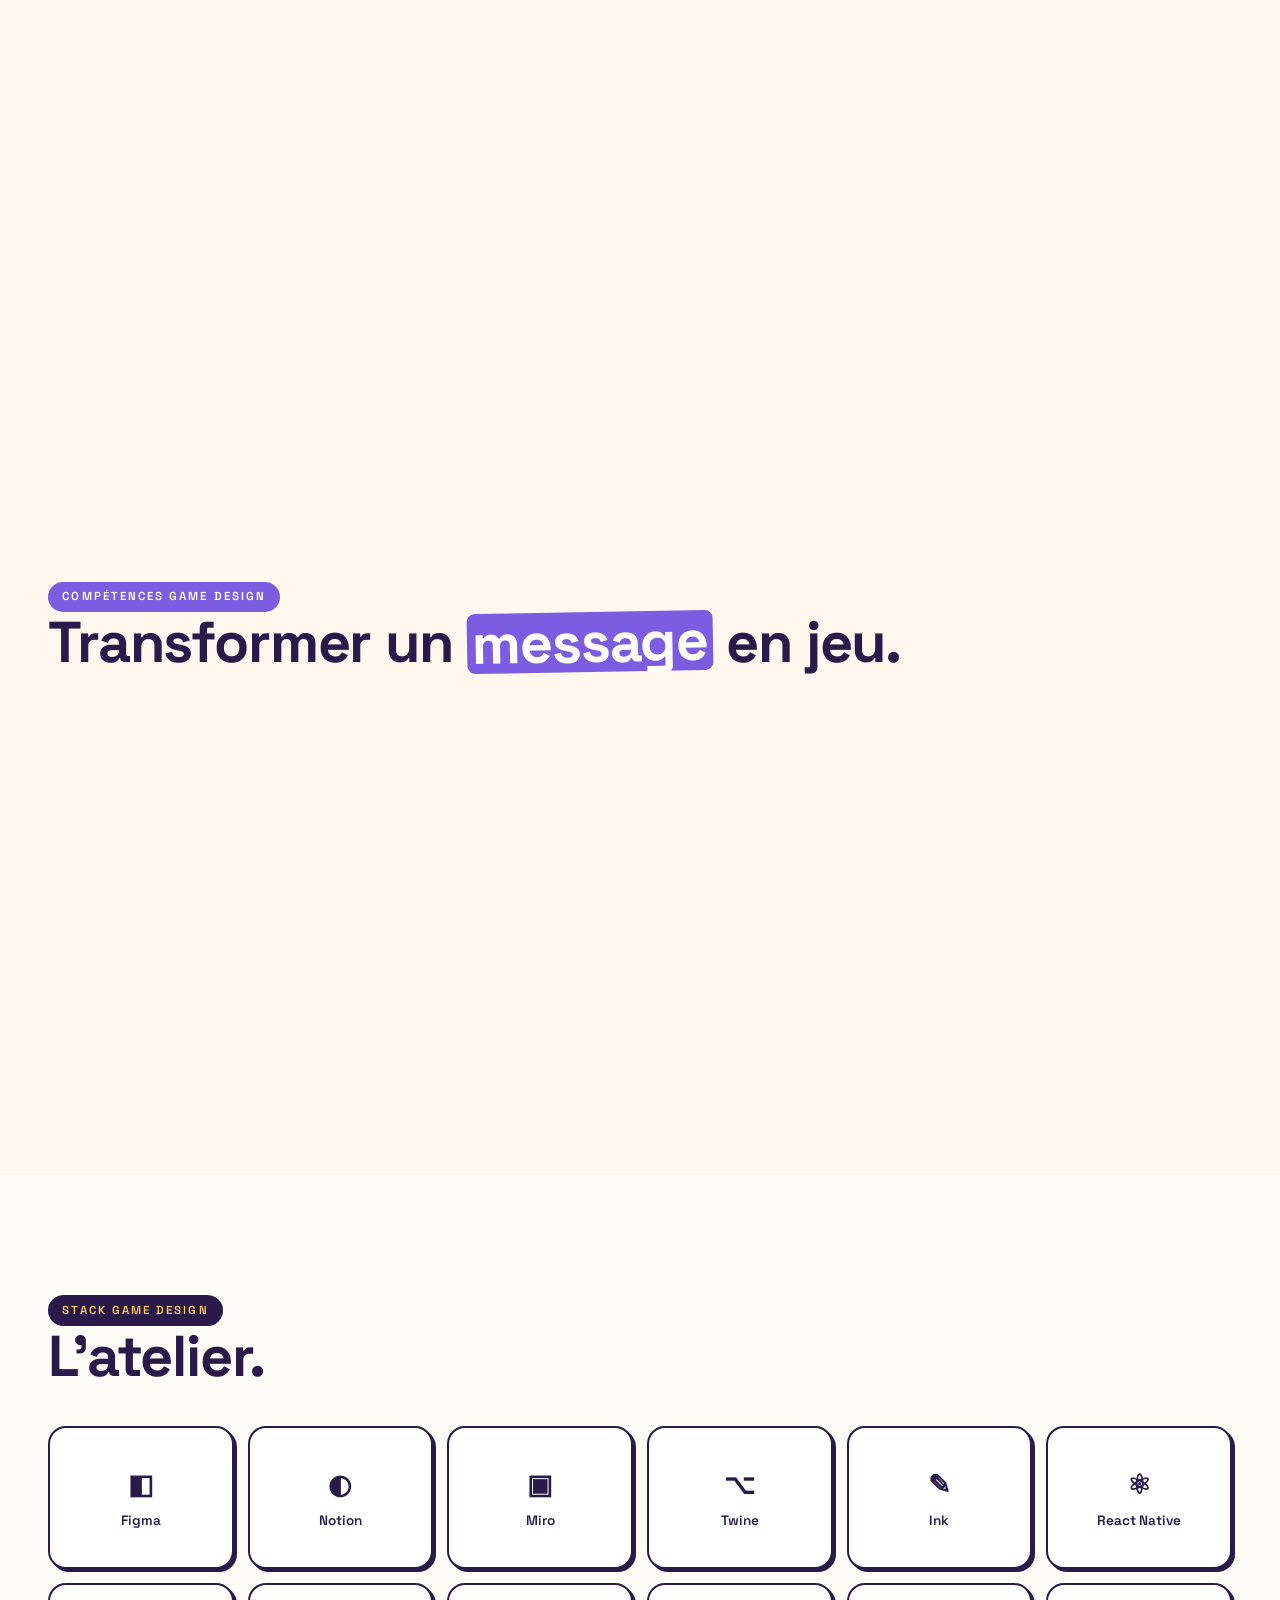
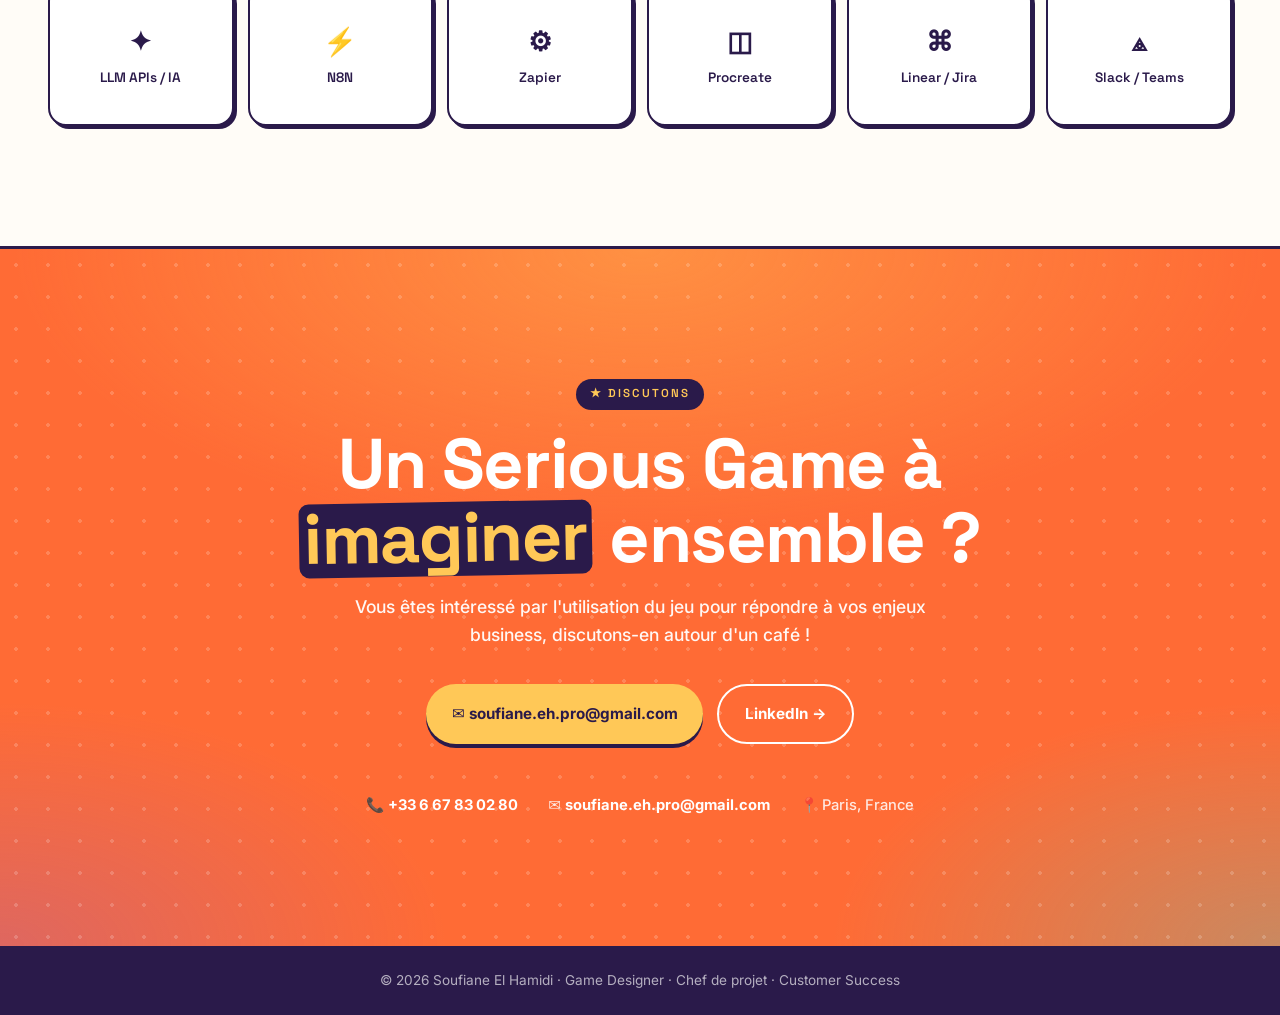
<file: book.html>
<!doctype html>
<html lang="fr">
<head>
<meta charset="utf-8" />
<meta name="viewport" content="width=device-width,initial-scale=1" />
<title>Soufiane El Hamidi · Serious Game</title>
<meta name="description" content="Book Serious Game : 40+ jeux livrés en intégration, sensibilisation, formation, communication, conduite du changement et recrutement." />
<link rel="preconnect" href="https://fonts.googleapis.com">
<link rel="preconnect" href="https://fonts.gstatic.com" crossorigin>
<link href="https://fonts.googleapis.com/css2?family=Space+Grotesk:wght@400;500;600;700&family=Inter:wght@300;400;500;600;700&family=Caveat:wght@500;700&display=swap" rel="stylesheet">
<link rel="stylesheet" href="styles.css">
</head>
<body>

<nav id="nav">
  <a href="index.html" class="nav-logo"><span class="dot"></span> Soufiane El Hamidi</a>
  <button class="nav-burger" id="burger" aria-label="Menu">
    <svg width="22" height="22" viewBox="0 0 24 24" fill="none" stroke="currentColor" stroke-width="2.5" stroke-linecap="round"><path d="M4 6h16M4 12h16M4 18h16"/></svg>
  </button>
  <div class="nav-links" id="navLinks">
    <a class="nav-link" href="index.html">À propos</a>
    <a class="nav-link" href="customer-success.html">Customer Success</a>
    <a class="nav-link active" href="book.html">Serious Game</a>
    <a class="nav-link nav-cta" href="index.html#contact">Discutons →</a>
    <a class="nav-lang" href="en/book.html" title="English version">🇬🇧 EN</a>
  </div>
</nav>

<!-- HERO compact -->
<section class="hero compact" id="hero">
  <div class="blob blob-1"></div>
  <div class="blob blob-2"></div>
  <div class="blob blob-3"></div>
  <div class="container">
    <div class="hero-narrow">
      <span class="eyebrow purple">Book Serious Game</span>
      <h1 class="h-display">
        Le book <span class="accent-orange">Serious Game</span>.<br>
        <span class="accent-purple">40+ projets</span> livrés.
      </h1>
      <p class="lead">
        Le jeu sérieux, ou "serious game", c'est l'utilisation des outils du jeu pour former, recruter, sensibiliser ou encore accompagner sur un changement en entreprise.
        Jeux physiques, escape rooms, jeux de plateaux, digitaux, ou jeux de cartes. À chaque fois,
        le même principe&nbsp;: un enjeu métier précis qu'on transforme en <strong>Serious Game</strong>.
      </p>
    </div>
  </div>
</section>

<!-- PORTFOLIO -->
<section class="portfolio" id="portfolio">
  <div class="container">
    <span class="eyebrow purple">★ Le book</span>
    <h2 class="h-section">6 cas d'usage <span class="hl">Serious Game</span>.</h2>
    <p class="lead">
      Onboarding, sensibilisation, formation, communication, conduite du changement, ou recrutement.
      Une problématique concrète → un dispositif de jeu sur-mesure pour y répondre.
    </p>

    <div class="filter">
      <button class="active" data-filter="all">✦ Tous</button>
      <button data-filter="integration">Intégration</button>
      <button data-filter="sensibilisation">Sensibilisation</button>
      <button data-filter="formation">Formation</button>
      <button data-filter="communication">Communication</button>
      <button data-filter="changement">Conduite du changement</button>
      <button data-filter="recrutement">Recrutement</button>
    </div>

    <div class="projects" id="projects"></div>
  </div>
</section>

<!-- SKILLS GAME DESIGN -->
<section class="skills" id="skills">
  <div class="container">
    <span class="eyebrow purple">Compétences Game Design</span>
    <h2 class="h-section">Transformer un <span style="background:var(--purple);color:#fff;padding:0 .3rem;border-radius:8px;display:inline-block;transform:rotate(-1deg)">message</span> en jeu.</h2>

    <div class="skills-cat two">
      <div class="skill-card reveal">
        <div class="ico">▶</div>
        <h3>Game Design</h3>
        <div class="skills-list">
          <span>Mécaniques de jeu</span>
          <span>Narrative design</span>
          <span>Level design</span>
          <span>UX ludique</span>
          <span>Prototypage rapide</span>
          <span>Playtesting &amp; itération</span>
          <span>Équilibrage</span>
          <span>Direction artistique</span>
          <span>Storytelling immersif</span>
        </div>
      </div>
      <div class="skill-card reveal">
        <div class="ico">◎</div>
        <h3>Product &amp; Project Management</h3>
        <div class="skills-list">
          <span>Discovery &amp; Delivery</span>
          <span>Roadmap &amp; priorisation</span>
          <span>Business → Product</span>
          <span>Workshop facilitation</span>
          <span>SAFe / Agile / SCRUM</span>
          <span>Feature teams</span>
          <span>Pilotage budgétaire</span>
          <span>Direction d'équipes pluri</span>
          <span>Veille marché &amp; benchmark</span>
        </div>
      </div>
    </div>
  </div>
</section>

<!-- TOOLS GAME DESIGN -->
<section class="tools">
  <div class="container">
    <span class="eyebrow">Stack Game Design</span>
    <h2 class="h-section">L'atelier.</h2>
    <div class="tools-grid">
      <div class="tool"><div class="t-ico">◧</div>Figma</div>
      <div class="tool"><div class="t-ico">◐</div>Notion</div>
      <div class="tool"><div class="t-ico">▣</div>Miro</div>
      <div class="tool"><div class="t-ico">⌥</div>Twine</div>
      <div class="tool"><div class="t-ico">✎</div>Ink</div>
      <div class="tool"><div class="t-ico">⚛</div>React Native</div>
      <div class="tool"><div class="t-ico">✦</div>LLM APIs / IA</div>
      <div class="tool"><div class="t-ico">⚡</div>N8N</div>
      <div class="tool"><div class="t-ico">⚙</div>Zapier</div>
      <div class="tool"><div class="t-ico">◫</div>Procreate</div>
      <div class="tool"><div class="t-ico">⌘</div>Linear / Jira</div>
      <div class="tool"><div class="t-ico">⟁</div>Slack / Teams</div>
    </div>
  </div>
</section>

<!-- DISCUTONS -->
<section class="contact" id="contact">
  <div class="container">
    <span class="eyebrow">★ Discutons</span>
    <h2>Un Serious Game à <span class="accent">imaginer</span> ensemble ?</h2>
    <p>
      Vous êtes intéressé par l'utilisation du jeu pour répondre à vos enjeux business, discutons-en autour d'un café !
    </p>
    <div class="contact-actions">
      <a class="btn btn-yellow" href="mailto:soufiane.eh.pro@gmail.com">✉ soufiane.eh.pro@gmail.com</a>
      <a class="btn btn-ghost" href="https://linkedin.com/in/soufianeelhamidi" target="_blank" rel="noopener">LinkedIn →</a>
    </div>
    <div class="contact-info">
      <div>📞 <a href="tel:+33667830280">+33 6 67 83 02 80</a></div>
      <div>✉ <a href="mailto:soufiane.eh.pro@gmail.com">soufiane.eh.pro@gmail.com</a></div>
      <div>📍 Paris, France</div>
    </div>
  </div>
</section>

<footer>
  © 2026 Soufiane El Hamidi · Game Designer · Chef de projet · Customer Success
</footer>

<!-- MODAL -->
<div class="modal-overlay" id="modal">
  <div class="modal" id="modalBody">
    <button class="modal-close" id="modalClose" aria-label="Fermer">×</button>
    <div class="modal-carousel" id="modalCarousel"></div>
    <div class="modal-body">
      <span class="client" id="modalClient"></span>
      <h3 id="modalTitle"></h3>
      <h4>Objectifs</h4>
      <p id="modalGoals"></p>
      <h4>Solution</h4>
      <p id="modalSolution"></p>
    </div>
  </div>
</div>

<script src="main.js"></script>
<script src="portfolio.js"></script>
</body>
</html>
</file>
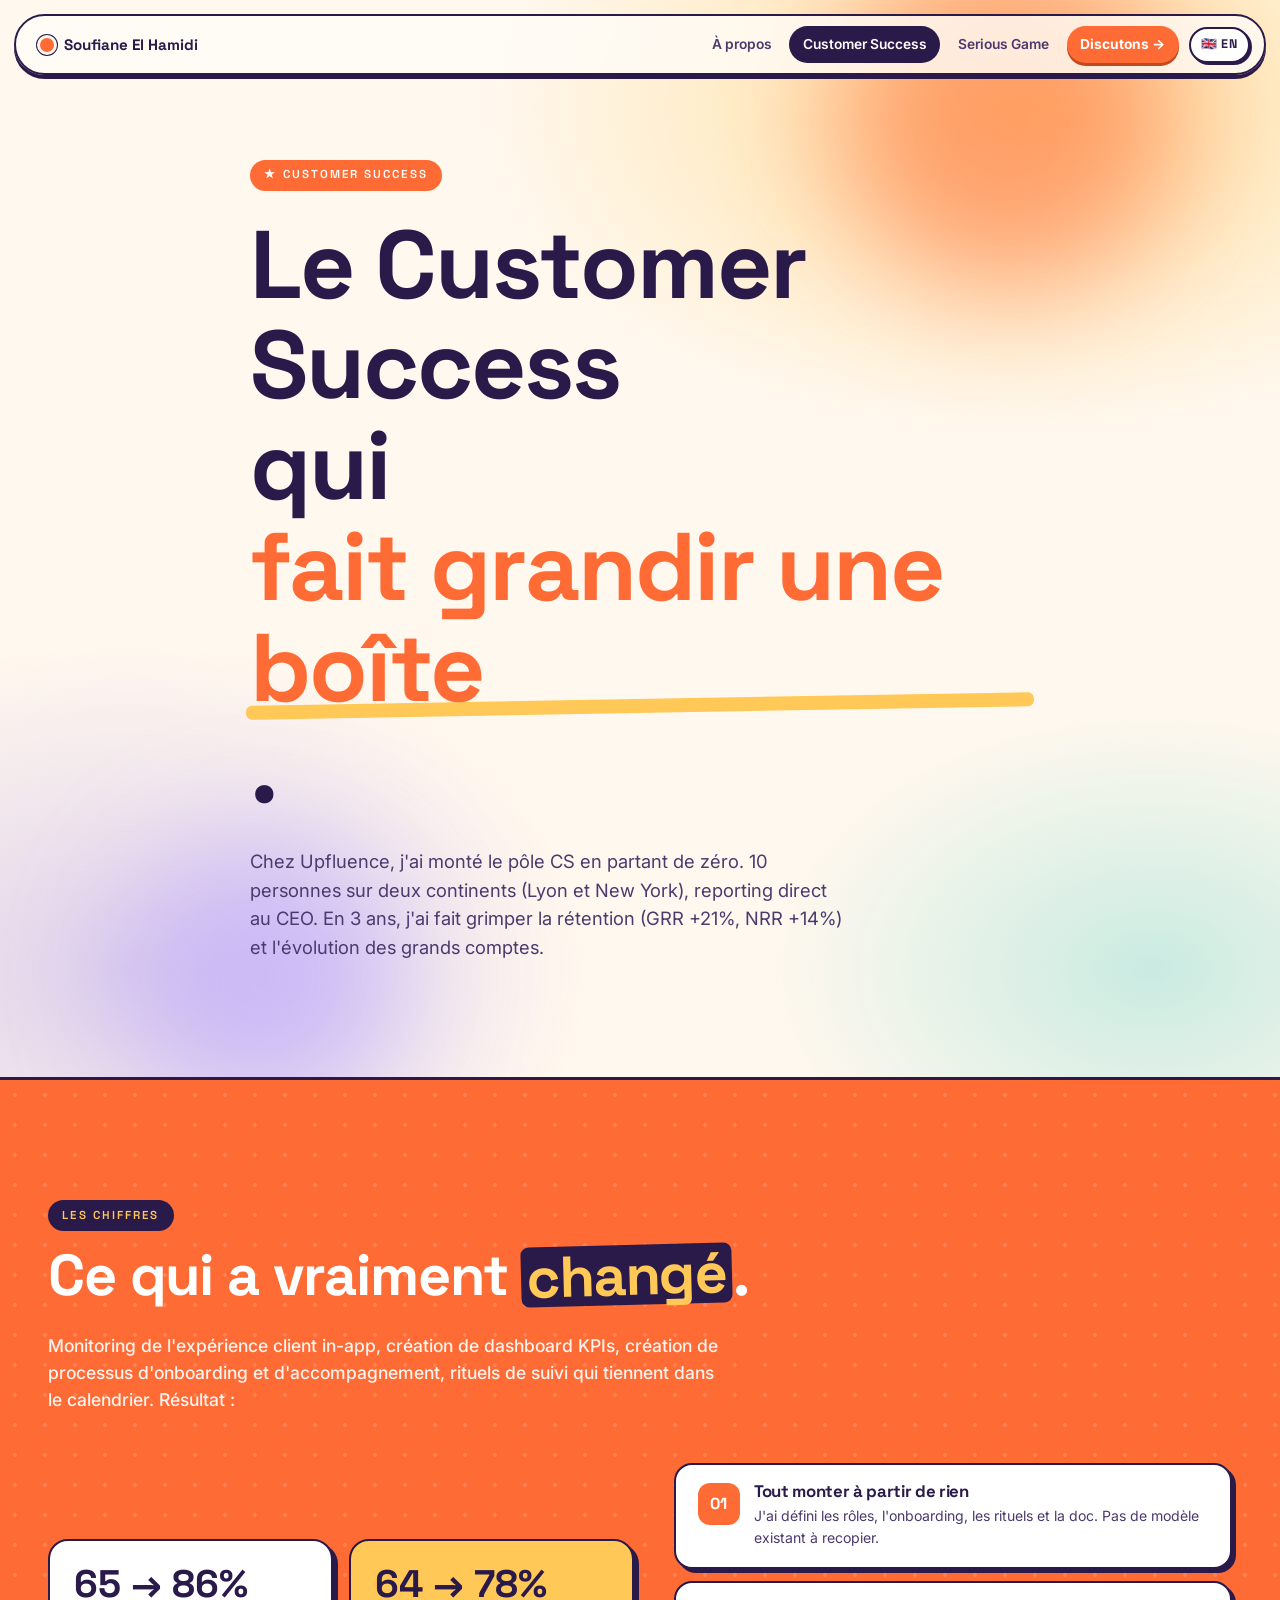
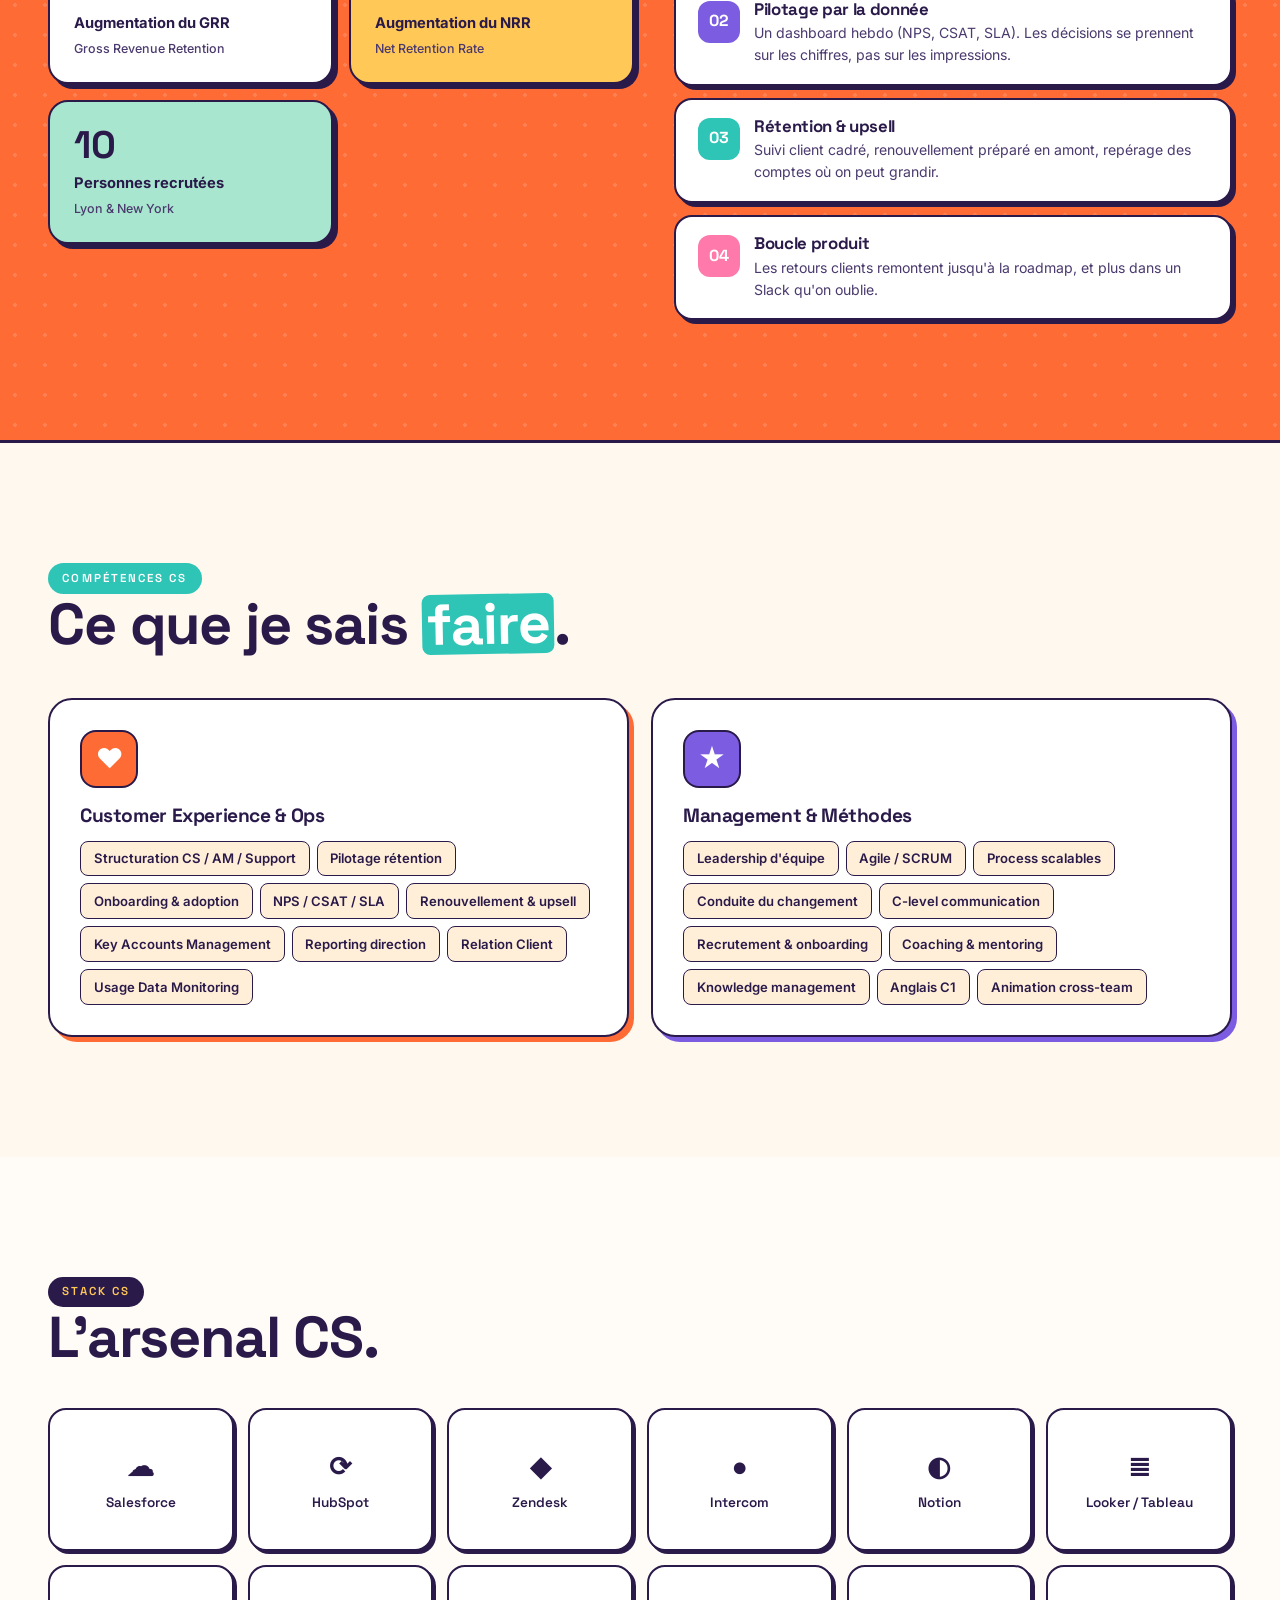
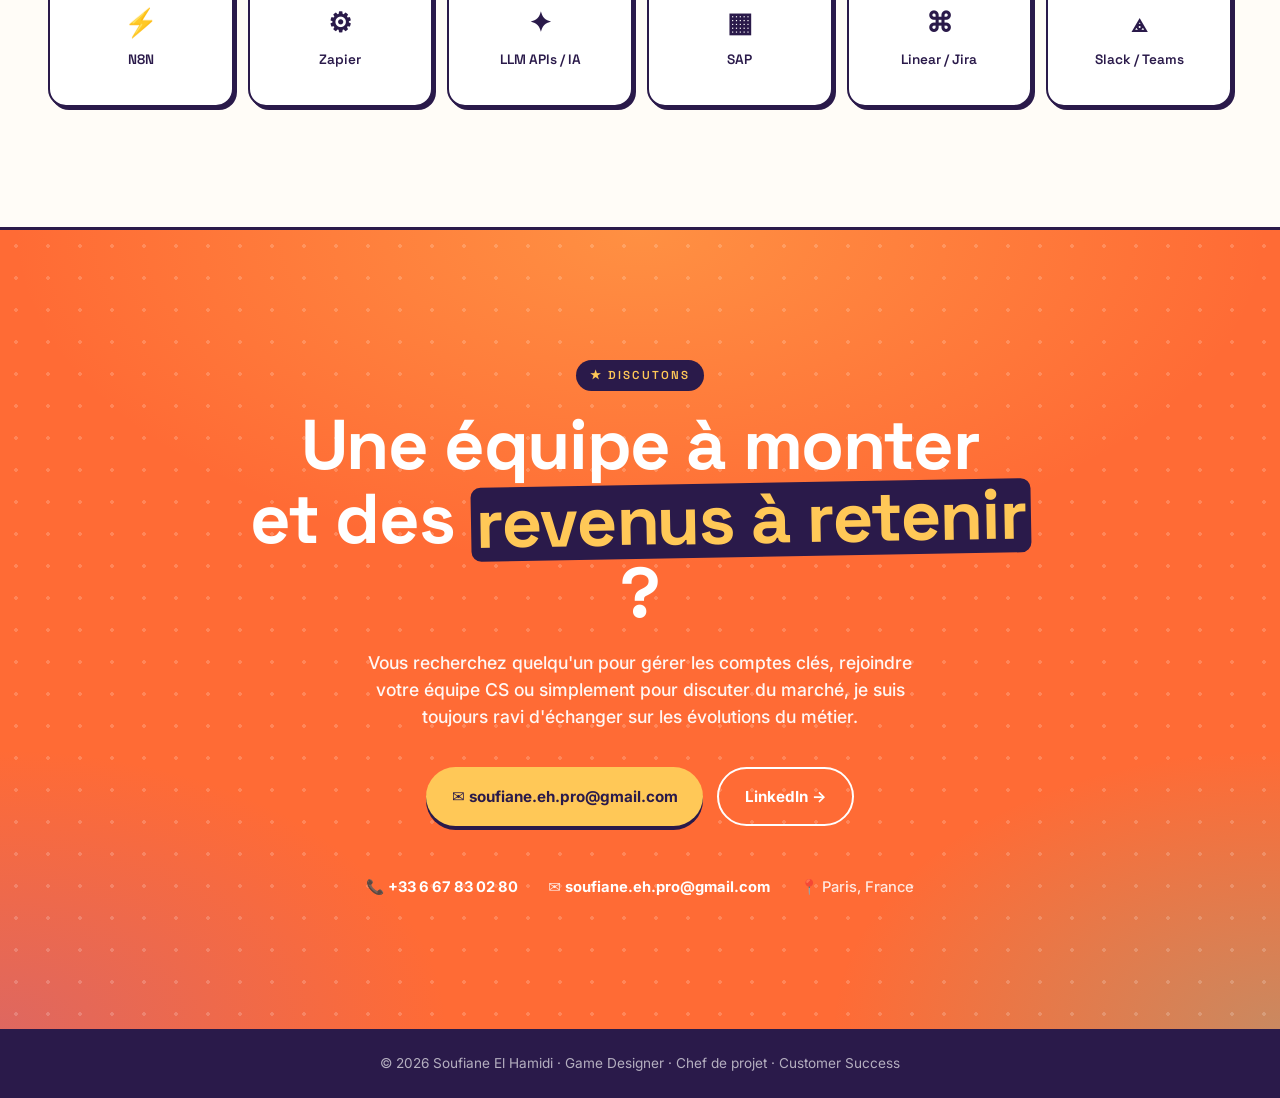
<file: customer-success.html>
<!doctype html>
<html lang="fr">
<head>
<meta charset="utf-8" />
<meta name="viewport" content="width=device-width,initial-scale=1" />
<title>Soufiane El Hamidi · Customer Success</title>
<meta name="description" content="Construction de pôles CS from scratch, pilotage data-driven, GRR +21% et NRR +14%." />
<link rel="preconnect" href="https://fonts.googleapis.com">
<link rel="preconnect" href="https://fonts.gstatic.com" crossorigin>
<link href="https://fonts.googleapis.com/css2?family=Space+Grotesk:wght@400;500;600;700&family=Inter:wght@300;400;500;600;700&family=Caveat:wght@500;700&display=swap" rel="stylesheet">
<link rel="stylesheet" href="styles.css">
</head>
<body>

<nav id="nav">
  <a href="index.html" class="nav-logo"><span class="dot"></span> Soufiane El Hamidi</a>
  <button class="nav-burger" id="burger" aria-label="Menu">
    <svg width="22" height="22" viewBox="0 0 24 24" fill="none" stroke="currentColor" stroke-width="2.5" stroke-linecap="round"><path d="M4 6h16M4 12h16M4 18h16"/></svg>
  </button>
  <div class="nav-links" id="navLinks">
    <a class="nav-link" href="index.html">À propos</a>
    <a class="nav-link active" href="customer-success.html">Customer Success</a>
    <a class="nav-link" href="book.html">Serious Game</a>
    <a class="nav-link nav-cta" href="index.html#contact">Discutons →</a>
    <a class="nav-lang" href="en/customer-success.html" title="English version">🇬🇧 EN</a>
  </div>
</nav>

<!-- HERO compact -->
<section class="hero compact" id="hero">
  <div class="blob blob-1"></div>
  <div class="blob blob-2"></div>
  <div class="container">
    <div class="hero-narrow">
      <span class="eyebrow orange">★ Customer Success</span>
      <h1 class="h-display">
        Le Customer Success<br>qui <span class="accent-orange">fait grandir une boîte</span>.
      </h1>
      <p class="lead">
        Chez Upfluence, j'ai monté le pôle CS en partant de zéro. 10 personnes sur deux continents (Lyon et New York),
        reporting direct au CEO. En 3 ans, j'ai fait grimper la rétention (GRR +21%, NRR +14%) et l'évolution des grands comptes.
      </p>
    </div>
  </div>
</section>

<!-- CS SECTION -->
<section class="cs">
  <div class="container">
    <span class="eyebrow">Les chiffres</span>
    <h2 class="h-section">Ce qui a vraiment <span class="accent">changé</span>.</h2>
    <p class="lead">
      Monitoring de l'expérience client in-app, création de dashboard KPIs, création de processus d'onboarding et d'accompagnement, rituels de suivi qui tiennent dans le calendrier. Résultat&nbsp;:
    </p>

    <div class="cs-grid">
      <div class="cs-stats reveal">
        <div class="cs-stat">
          <div class="num">65 → 86%</div>
          <div class="lbl">Augmentation du GRR</div>
          <div class="sub">Gross Revenue Retention</div>
        </div>
        <div class="cs-stat">
          <div class="num">64 → 78%</div>
          <div class="lbl">Augmentation du NRR</div>
          <div class="sub">Net Retention Rate</div>
        </div>
        <div class="cs-stat">
          <div class="num">10</div>
          <div class="lbl">Personnes recrutées</div>
          <div class="sub">Lyon &amp; New York</div>
        </div>
      </div>

      <div class="cs-pillars reveal">
        <div class="cs-pillar">
          <div class="step">01</div>
          <div>
            <h4>Tout monter à partir de rien</h4>
            <p>J'ai défini les rôles, l'onboarding, les rituels et la doc. Pas de modèle existant à recopier.</p>
          </div>
        </div>
        <div class="cs-pillar">
          <div class="step">02</div>
          <div>
            <h4>Pilotage par la donnée</h4>
            <p>Un dashboard hebdo (NPS, CSAT, SLA). Les décisions se prennent sur les chiffres, pas sur les impressions.</p>
          </div>
        </div>
        <div class="cs-pillar">
          <div class="step">03</div>
          <div>
            <h4>Rétention &amp; upsell</h4>
            <p>Suivi client cadré, renouvellement préparé en amont, repérage des comptes où on peut grandir.</p>
          </div>
        </div>
        <div class="cs-pillar">
          <div class="step">04</div>
          <div>
            <h4>Boucle produit</h4>
            <p>Les retours clients remontent jusqu'à la roadmap, et plus dans un Slack qu'on oublie.</p>
          </div>
        </div>
      </div>
    </div>
  </div>
</section>

<!-- SKILLS CS -->
<section class="skills" id="skills">
  <div class="container">
    <span class="eyebrow teal">Compétences CS</span>
    <h2 class="h-section">Ce que je sais <span style="background:var(--teal);color:#fff;padding:0 .3rem;border-radius:8px;display:inline-block;transform:rotate(-1deg)">faire</span>.</h2>

    <div class="skills-cat two">
      <div class="skill-card reveal">
        <div class="ico">♥</div>
        <h3>Customer Experience &amp; Ops</h3>
        <div class="skills-list">
          <span>Structuration CS / AM / Support</span>
          <span>Pilotage rétention</span>
          <span>Onboarding &amp; adoption</span>
          <span>NPS / CSAT / SLA</span>
          <span>Renouvellement &amp; upsell</span>
          <span>Key Accounts Management</span>
          <span>Reporting direction</span>
          <span>Relation Client</span>
          <span>Usage Data Monitoring</span>
        </div>
      </div>
      <div class="skill-card reveal">
        <div class="ico">★</div>
        <h3>Management &amp; Méthodes</h3>
        <div class="skills-list">
          <span>Leadership d'équipe</span>
          <span>Agile / SCRUM</span>
          <span>Process scalables</span>
          <span>Conduite du changement</span>
          <span>C-level communication</span>
          <span>Recrutement &amp; onboarding</span>
          <span>Coaching &amp; mentoring</span>
          <span>Knowledge management</span>
          <span>Anglais C1</span>
          <span>Animation cross-team</span>
        </div>
      </div>
    </div>
  </div>
</section>

<!-- TOOLS CS -->
<section class="tools">
  <div class="container">
    <span class="eyebrow">Stack CS</span>
    <h2 class="h-section">L'arsenal CS.</h2>
    <div class="tools-grid">
      <div class="tool"><div class="t-ico">☁</div>Salesforce</div>
      <div class="tool"><div class="t-ico">⟳</div>HubSpot</div>
      <div class="tool"><div class="t-ico">◆</div>Zendesk</div>
      <div class="tool"><div class="t-ico">●</div>Intercom</div>
      <div class="tool"><div class="t-ico">◐</div>Notion</div>
      <div class="tool"><div class="t-ico">≣</div>Looker / Tableau</div>
      <div class="tool"><div class="t-ico">⚡</div>N8N</div>
      <div class="tool"><div class="t-ico">⚙</div>Zapier</div>
      <div class="tool"><div class="t-ico">✦</div>LLM APIs / IA</div>
      <div class="tool"><div class="t-ico">▦</div>SAP</div>
      <div class="tool"><div class="t-ico">⌘</div>Linear / Jira</div>
      <div class="tool"><div class="t-ico">⟁</div>Slack / Teams</div>
    </div>
  </div>
</section>

<!-- DISCUTONS -->
<section class="contact" id="contact">
  <div class="container">
    <span class="eyebrow">★ Discutons</span>
    <h2>Une équipe à monter<br>et des <span class="accent">revenus à retenir</span> ?</h2>
    <p>
      Vous recherchez quelqu'un pour gérer les comptes clés, rejoindre votre équipe CS ou simplement pour discuter du marché, je suis toujours ravi d'échanger sur les évolutions du métier.
    </p>
    <div class="contact-actions">
      <a class="btn btn-yellow" href="mailto:soufiane.eh.pro@gmail.com">✉ soufiane.eh.pro@gmail.com</a>
      <a class="btn btn-ghost" href="https://linkedin.com/in/soufianeelhamidi" target="_blank" rel="noopener">LinkedIn →</a>
    </div>
    <div class="contact-info">
      <div>📞 <a href="tel:+33667830280">+33 6 67 83 02 80</a></div>
      <div>✉ <a href="mailto:soufiane.eh.pro@gmail.com">soufiane.eh.pro@gmail.com</a></div>
      <div>📍 Paris, France</div>
    </div>
  </div>
</section>

<footer>
  © 2026 Soufiane El Hamidi · Game Designer · Chef de projet · Customer Success
</footer>

<script src="main.js"></script>
</body>
</html>
</file>
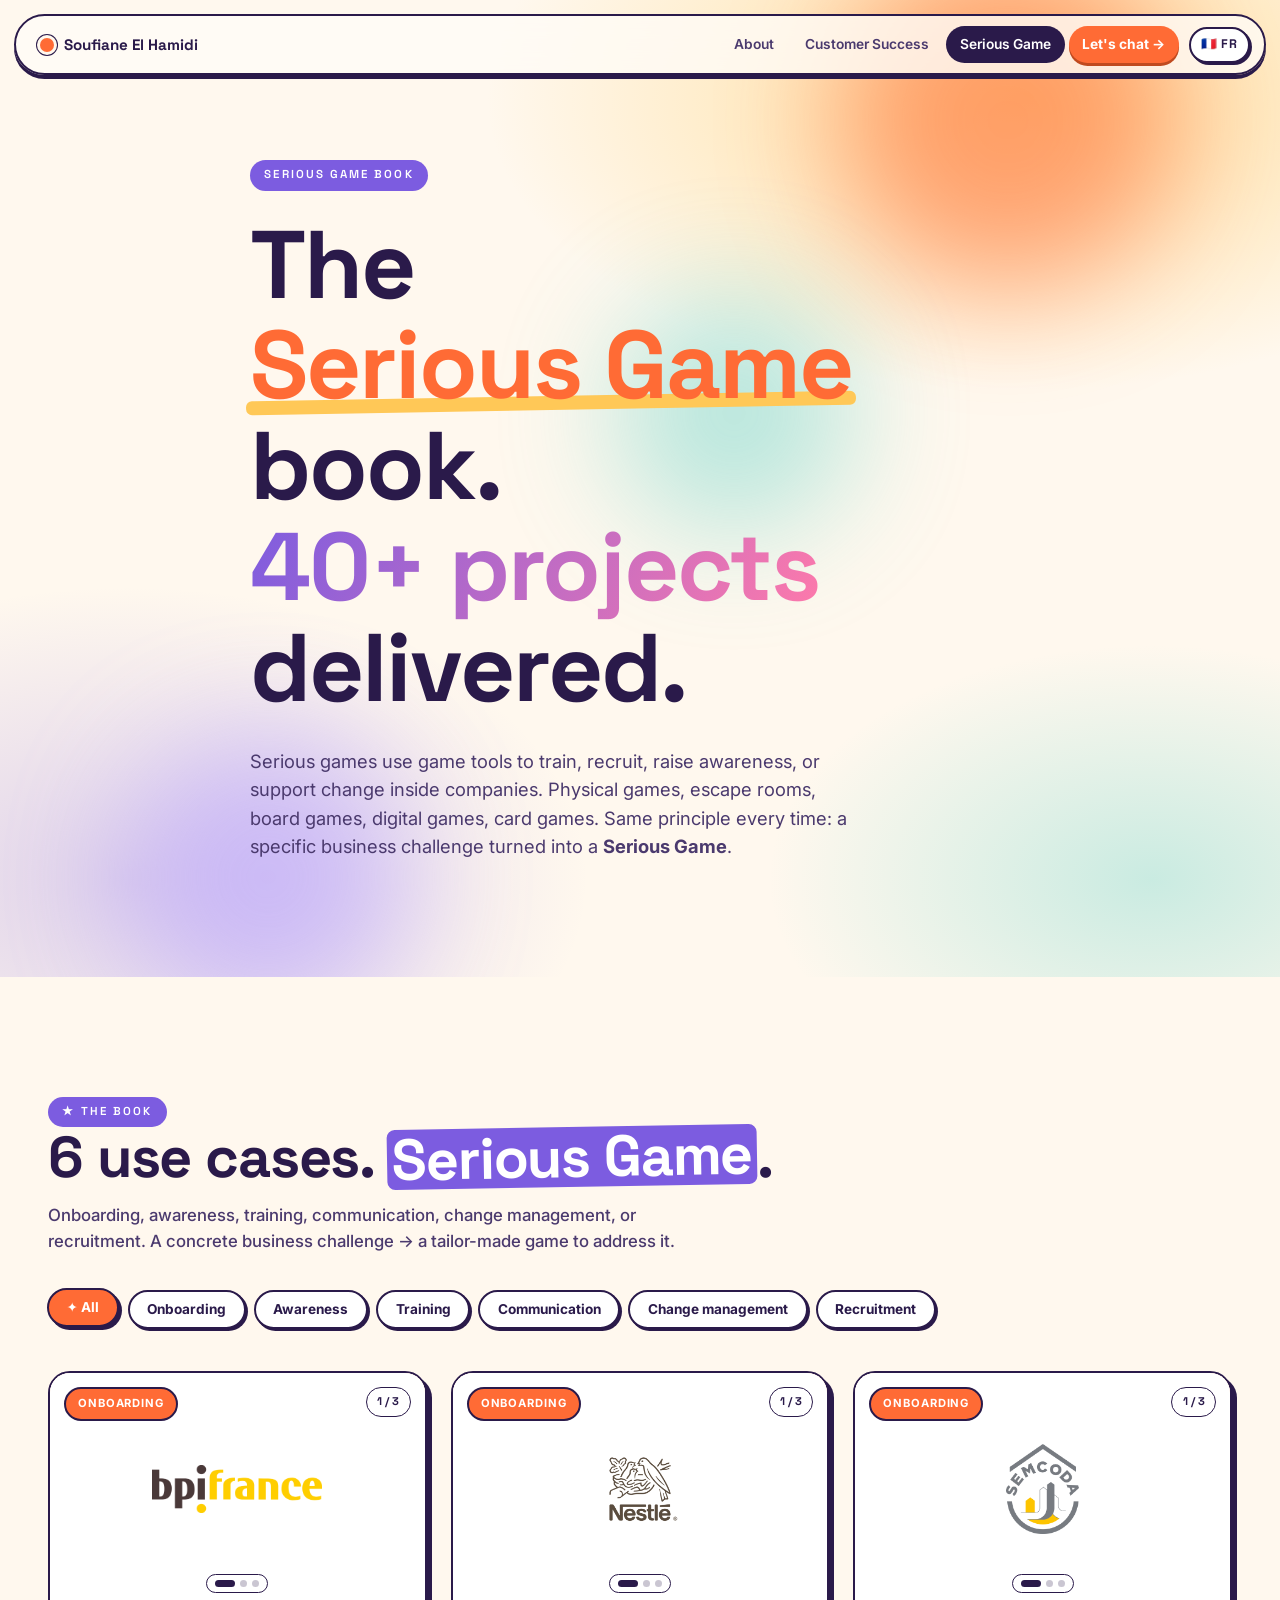
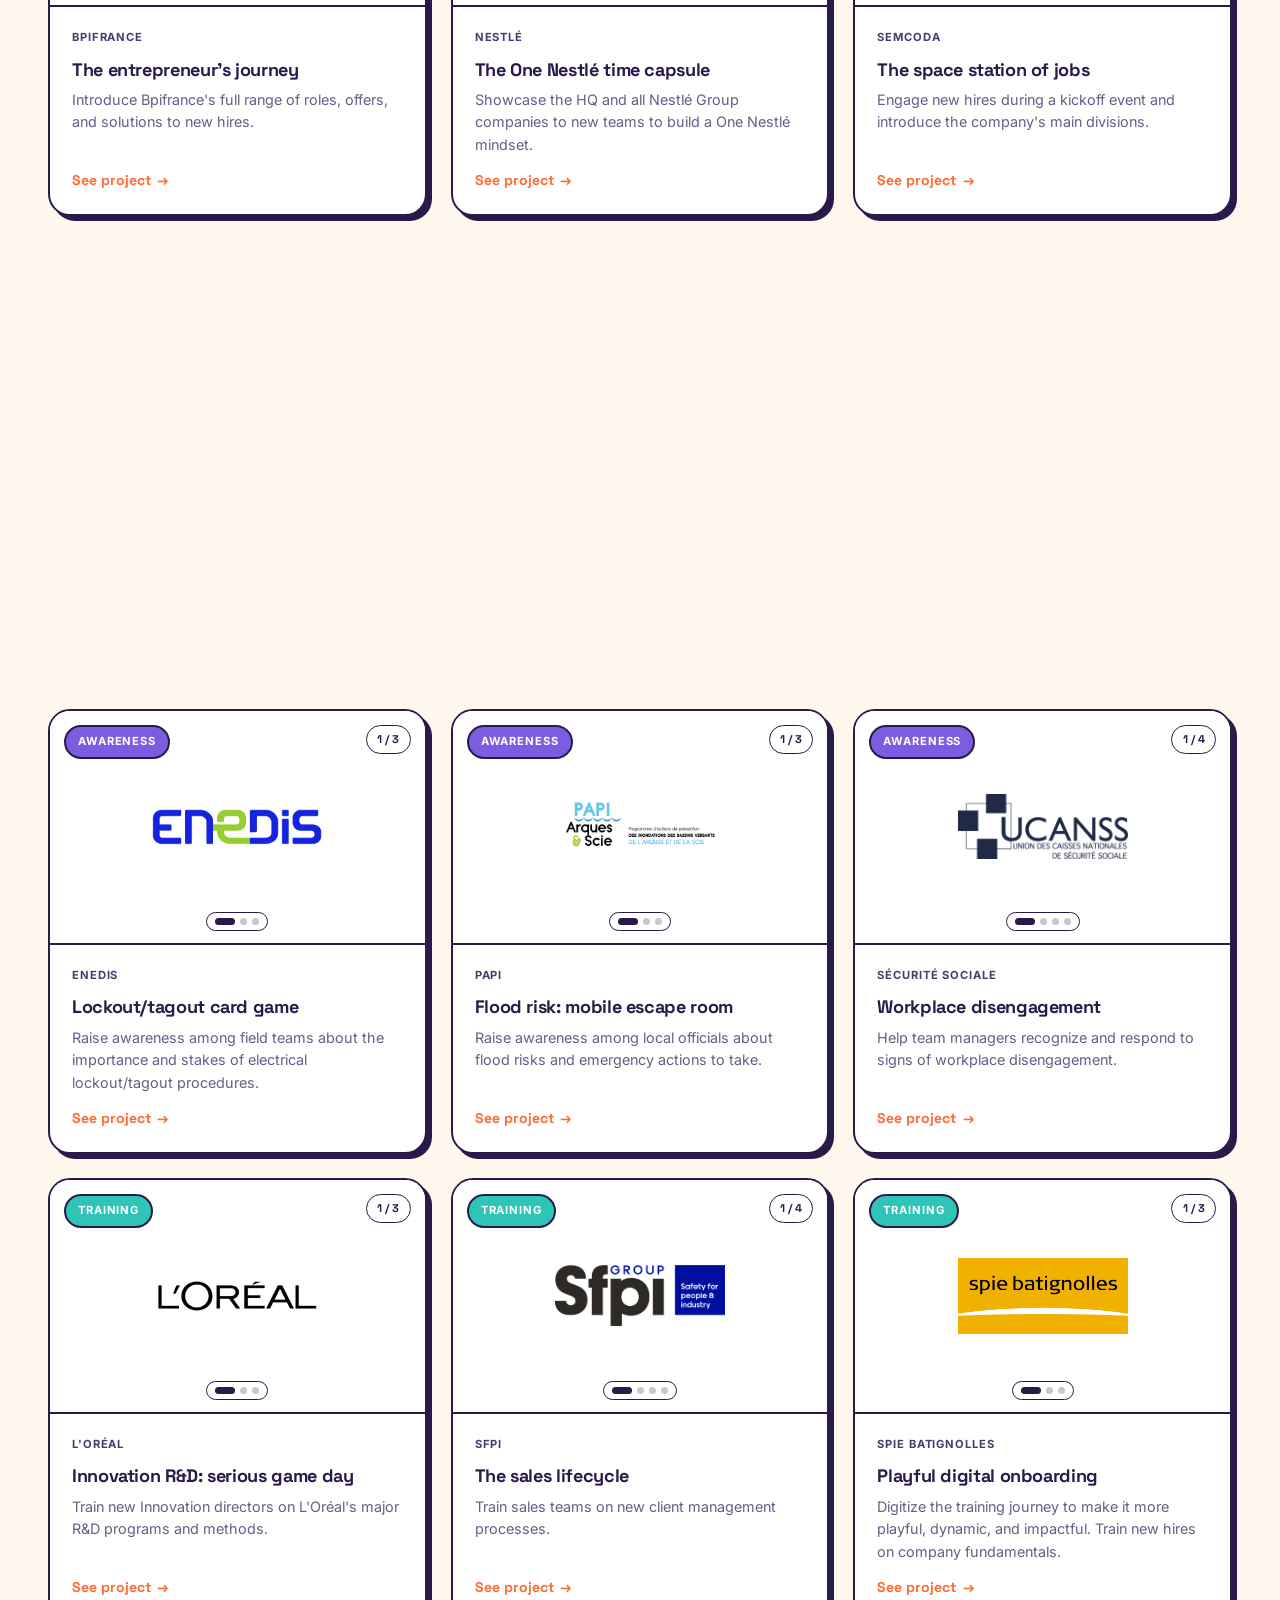
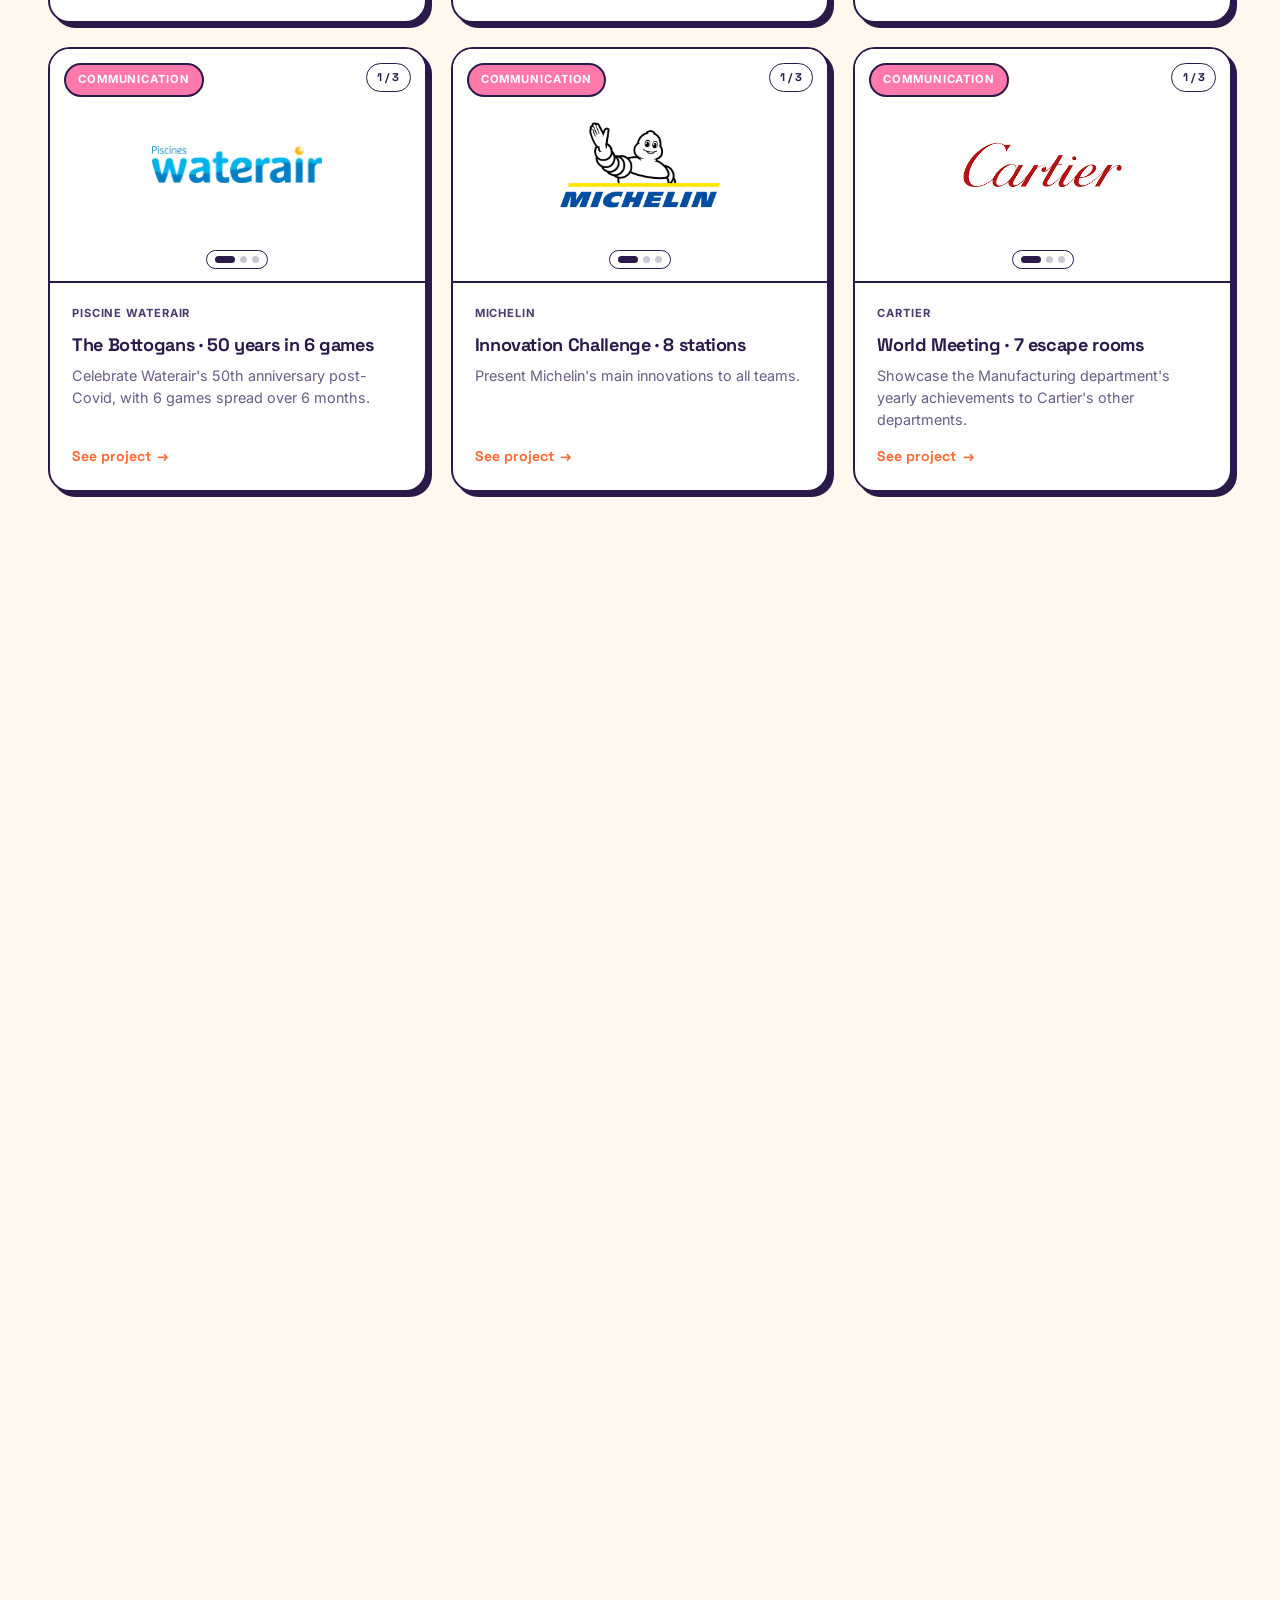
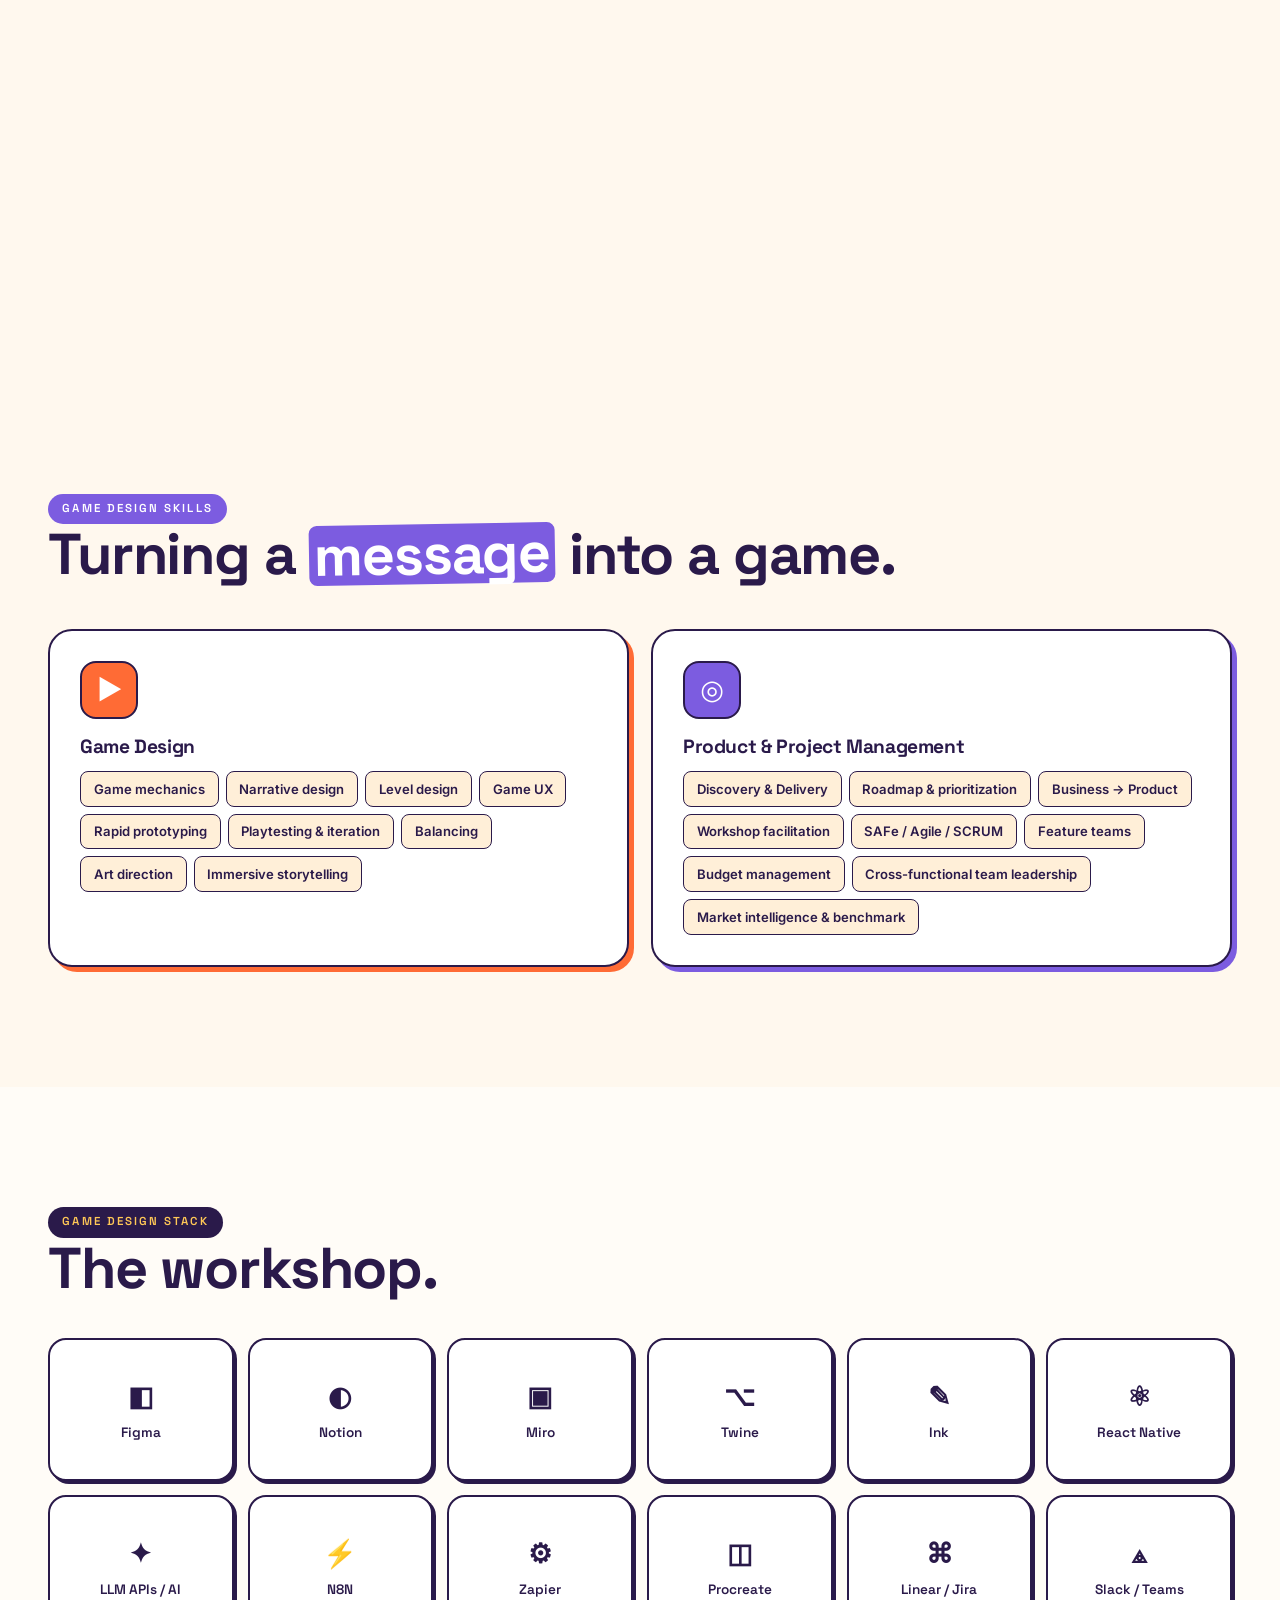
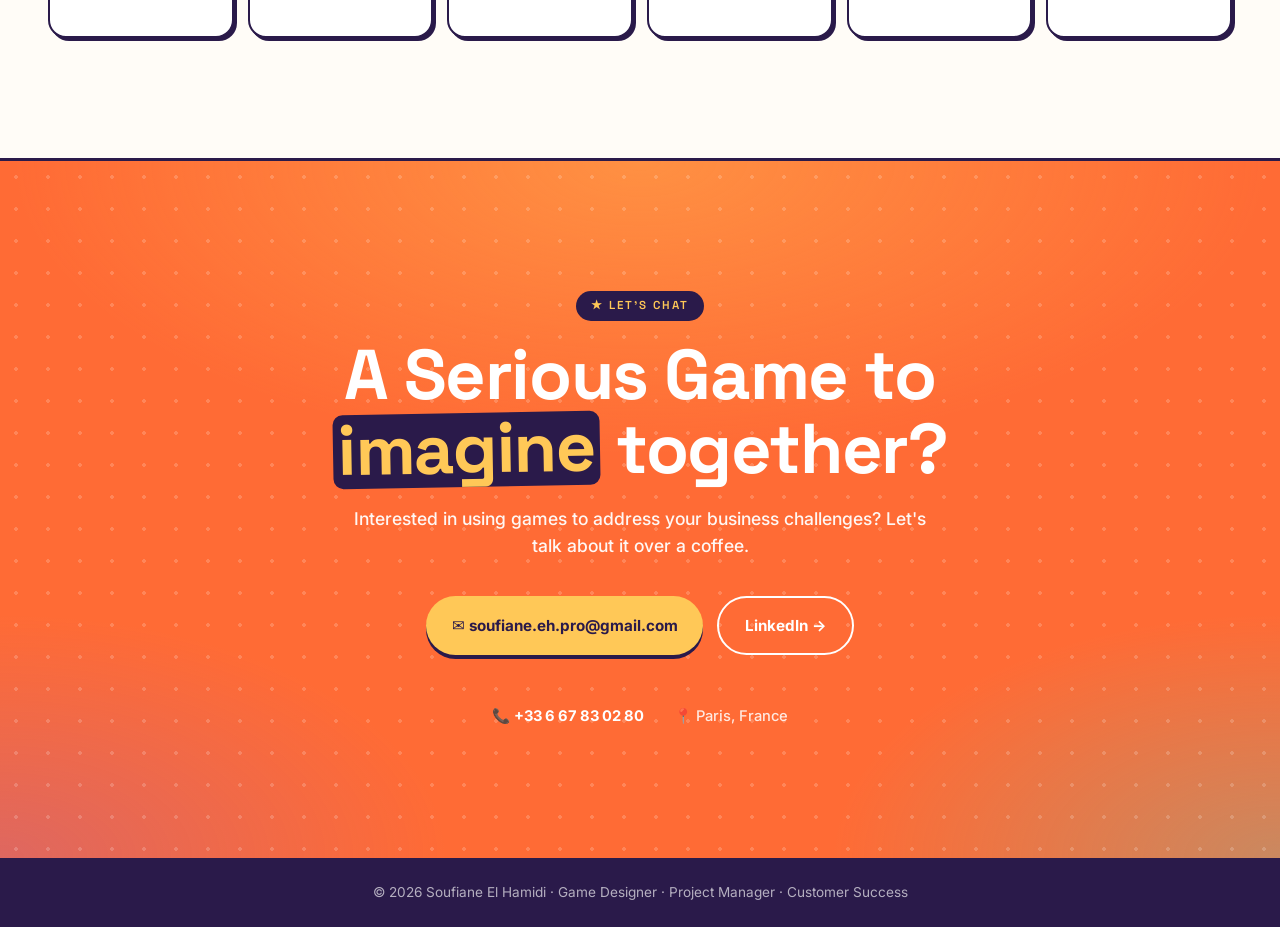
<file: en/book.html>
<!doctype html>
<html lang="en">
<head>
<meta charset="utf-8" />
<meta name="viewport" content="width=device-width,initial-scale=1" />
<title>Soufiane El Hamidi · Serious Game</title>
<meta name="description" content="Serious Game book: 40+ games delivered across onboarding, awareness, training, communication, change management, and recruitment." />
<link rel="preconnect" href="https://fonts.googleapis.com">
<link rel="preconnect" href="https://fonts.gstatic.com" crossorigin>
<link href="https://fonts.googleapis.com/css2?family=Space+Grotesk:wght@400;500;600;700&family=Inter:wght@300;400;500;600;700&family=Caveat:wght@500;700&display=swap" rel="stylesheet">
<link rel="stylesheet" href="../styles.css">
</head>
<body>

<nav id="nav">
  <a href="index.html" class="nav-logo"><span class="dot"></span> Soufiane El Hamidi</a>
  <button class="nav-burger" id="burger" aria-label="Menu">
    <svg width="22" height="22" viewBox="0 0 24 24" fill="none" stroke="currentColor" stroke-width="2.5" stroke-linecap="round"><path d="M4 6h16M4 12h16M4 18h16"/></svg>
  </button>
  <div class="nav-links" id="navLinks">
    <a class="nav-link" href="index.html">About</a>
    <a class="nav-link" href="customer-success.html">Customer Success</a>
    <a class="nav-link active" href="book.html">Serious Game</a>
    <a class="nav-link nav-cta" href="index.html#contact">Let's chat →</a>
    <a class="nav-lang" href="../book.html" title="Version française">🇫🇷 FR</a>
  </div>
</nav>

<!-- HERO compact -->
<section class="hero compact" id="hero">
  <div class="blob blob-1"></div>
  <div class="blob blob-2"></div>
  <div class="blob blob-3"></div>
  <div class="container">
    <div class="hero-narrow">
      <span class="eyebrow purple">Serious Game Book</span>
      <h1 class="h-display">
        The <span class="accent-orange">Serious Game</span> book.<br>
        <span class="accent-purple">40+ projects</span> delivered.
      </h1>
      <p class="lead">
        Serious games use game tools to train, recruit, raise awareness, or support change inside companies.
        Physical games, escape rooms, board games, digital games, card games. Same principle every time:
        a specific business challenge turned into a <strong>Serious Game</strong>.
      </p>
    </div>
  </div>
</section>

<!-- PORTFOLIO -->
<section class="portfolio" id="portfolio">
  <div class="container">
    <span class="eyebrow purple">★ The book</span>
    <h2 class="h-section">6 use cases. <span class="hl">Serious Game</span>.</h2>
    <p class="lead">
      Onboarding, awareness, training, communication, change management, or recruitment.
      A concrete business challenge → a tailor-made game to address it.
    </p>

    <div class="filter">
      <button class="active" data-filter="all">✦ All</button>
      <button data-filter="integration">Onboarding</button>
      <button data-filter="sensibilisation">Awareness</button>
      <button data-filter="formation">Training</button>
      <button data-filter="communication">Communication</button>
      <button data-filter="changement">Change management</button>
      <button data-filter="recrutement">Recruitment</button>
    </div>

    <div class="projects" id="projects"></div>
  </div>
</section>

<!-- SKILLS GAME DESIGN -->
<section class="skills" id="skills">
  <div class="container">
    <span class="eyebrow purple">Game Design Skills</span>
    <h2 class="h-section">Turning a <span style="background:var(--purple);color:#fff;padding:0 .3rem;border-radius:8px;display:inline-block;transform:rotate(-1deg)">message</span> into a game.</h2>

    <div class="skills-cat two">
      <div class="skill-card reveal">
        <div class="ico">▶</div>
        <h3>Game Design</h3>
        <div class="skills-list">
          <span>Game mechanics</span>
          <span>Narrative design</span>
          <span>Level design</span>
          <span>Game UX</span>
          <span>Rapid prototyping</span>
          <span>Playtesting &amp; iteration</span>
          <span>Balancing</span>
          <span>Art direction</span>
          <span>Immersive storytelling</span>
        </div>
      </div>
      <div class="skill-card reveal">
        <div class="ico">◎</div>
        <h3>Product &amp; Project Management</h3>
        <div class="skills-list">
          <span>Discovery &amp; Delivery</span>
          <span>Roadmap &amp; prioritization</span>
          <span>Business → Product</span>
          <span>Workshop facilitation</span>
          <span>SAFe / Agile / SCRUM</span>
          <span>Feature teams</span>
          <span>Budget management</span>
          <span>Cross-functional team leadership</span>
          <span>Market intelligence &amp; benchmark</span>
        </div>
      </div>
    </div>
  </div>
</section>

<!-- TOOLS GAME DESIGN -->
<section class="tools">
  <div class="container">
    <span class="eyebrow">Game Design Stack</span>
    <h2 class="h-section">The workshop.</h2>
    <div class="tools-grid">
      <div class="tool"><div class="t-ico">◧</div>Figma</div>
      <div class="tool"><div class="t-ico">◐</div>Notion</div>
      <div class="tool"><div class="t-ico">▣</div>Miro</div>
      <div class="tool"><div class="t-ico">⌥</div>Twine</div>
      <div class="tool"><div class="t-ico">✎</div>Ink</div>
      <div class="tool"><div class="t-ico">⚛</div>React Native</div>
      <div class="tool"><div class="t-ico">✦</div>LLM APIs / AI</div>
      <div class="tool"><div class="t-ico">⚡</div>N8N</div>
      <div class="tool"><div class="t-ico">⚙</div>Zapier</div>
      <div class="tool"><div class="t-ico">◫</div>Procreate</div>
      <div class="tool"><div class="t-ico">⌘</div>Linear / Jira</div>
      <div class="tool"><div class="t-ico">⟁</div>Slack / Teams</div>
    </div>
  </div>
</section>

<!-- LET'S CHAT -->
<section class="contact" id="contact">
  <div class="container">
    <span class="eyebrow">★ Let's chat</span>
    <h2>A Serious Game to <span class="accent">imagine</span> together?</h2>
    <p>
      Interested in using games to address your business challenges? Let's talk about it over a coffee.
    </p>
    <div class="contact-actions">
      <a class="btn btn-yellow" href="mailto:soufiane.eh.pro@gmail.com">✉ soufiane.eh.pro@gmail.com</a>
      <a class="btn btn-ghost" href="https://linkedin.com/in/soufianeelhamidi" target="_blank" rel="noopener">LinkedIn →</a>
    </div>
    <div class="contact-info">
      <div>📞 <a href="tel:+33667830280">+33 6 67 83 02 80</a></div>
      <div>📍 Paris, France</div>
    </div>
  </div>
</section>

<footer>
  © 2026 Soufiane El Hamidi · Game Designer · Project Manager · Customer Success
</footer>

<!-- MODAL -->
<div class="modal-overlay" id="modal">
  <div class="modal" id="modalBody">
    <button class="modal-close" id="modalClose" aria-label="Close">×</button>
    <div class="modal-carousel" id="modalCarousel"></div>
    <div class="modal-body">
      <span class="client" id="modalClient"></span>
      <h3 id="modalTitle"></h3>
      <h4>Objectives</h4>
      <p id="modalGoals"></p>
      <h4>Solution</h4>
      <p id="modalSolution"></p>
    </div>
  </div>
</div>

<script src="../main.js"></script>
<script src="portfolio.js"></script>
</body>
</html>
</file>
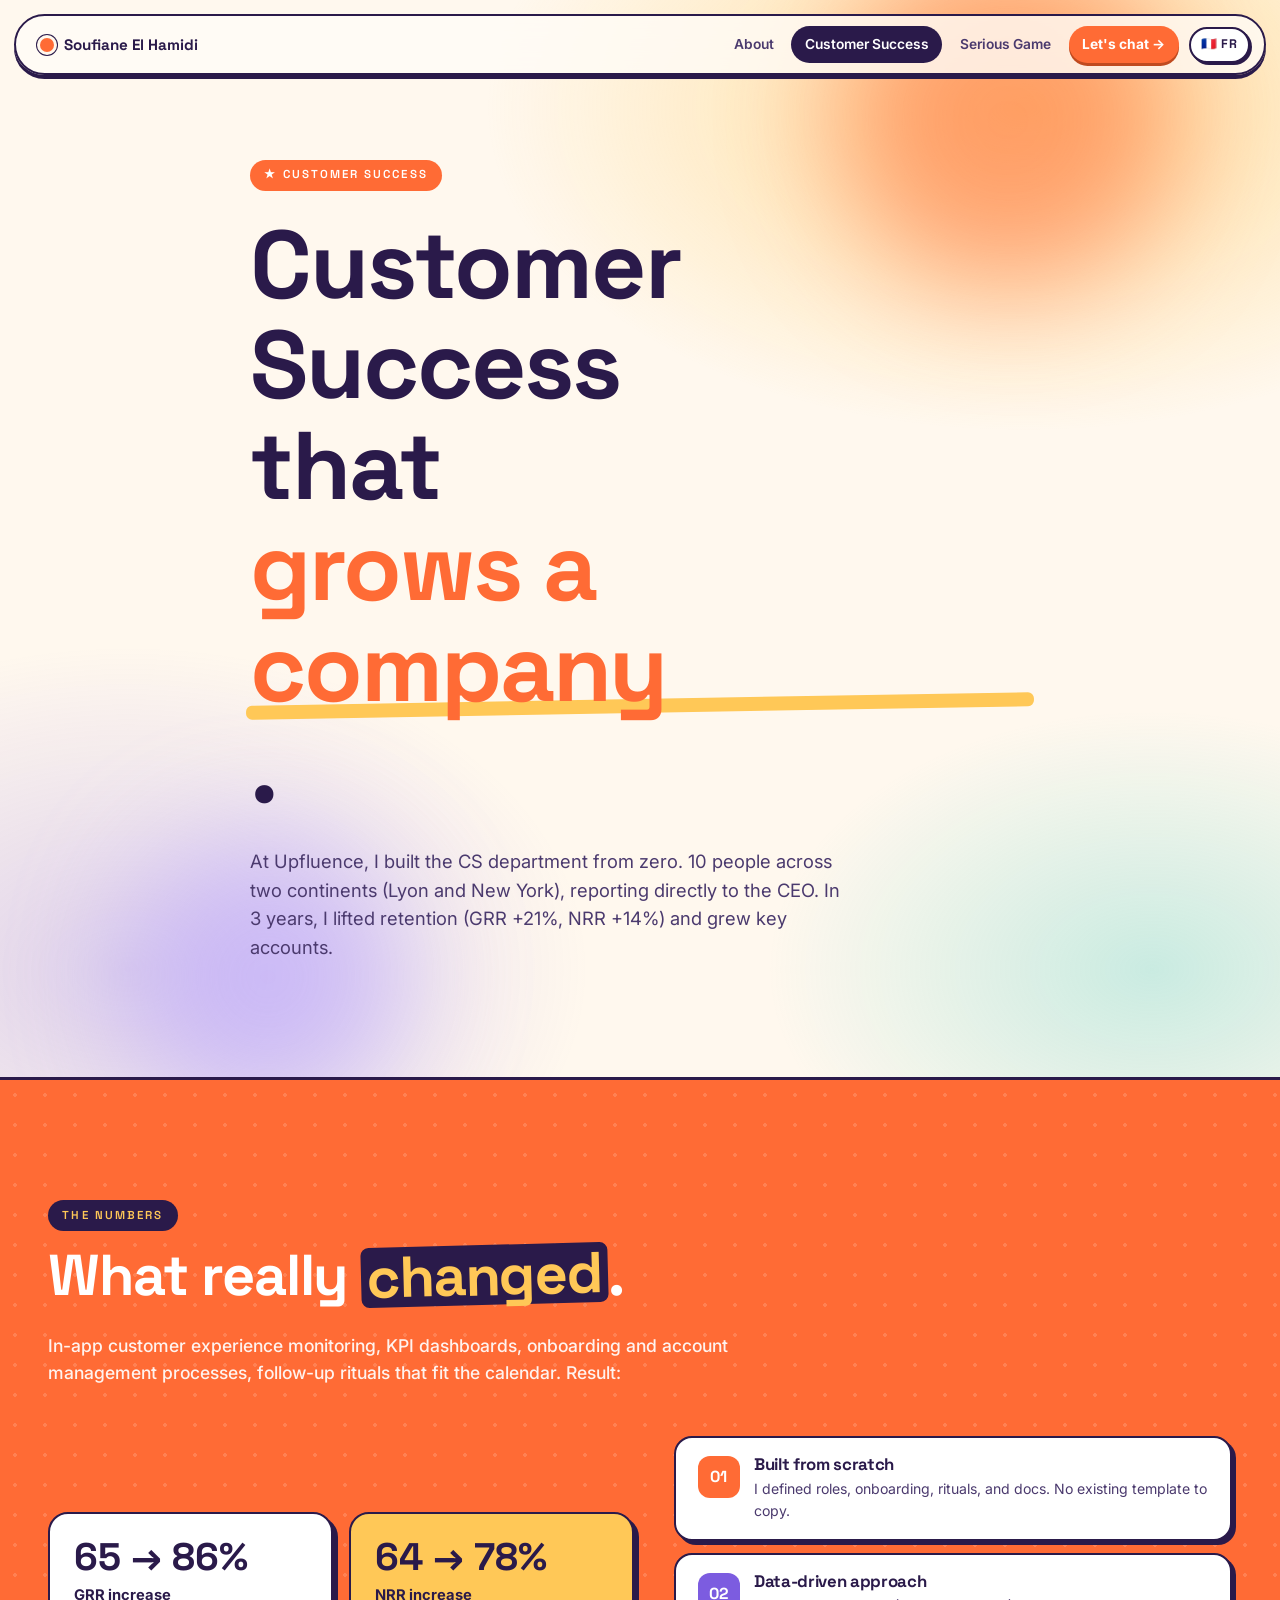
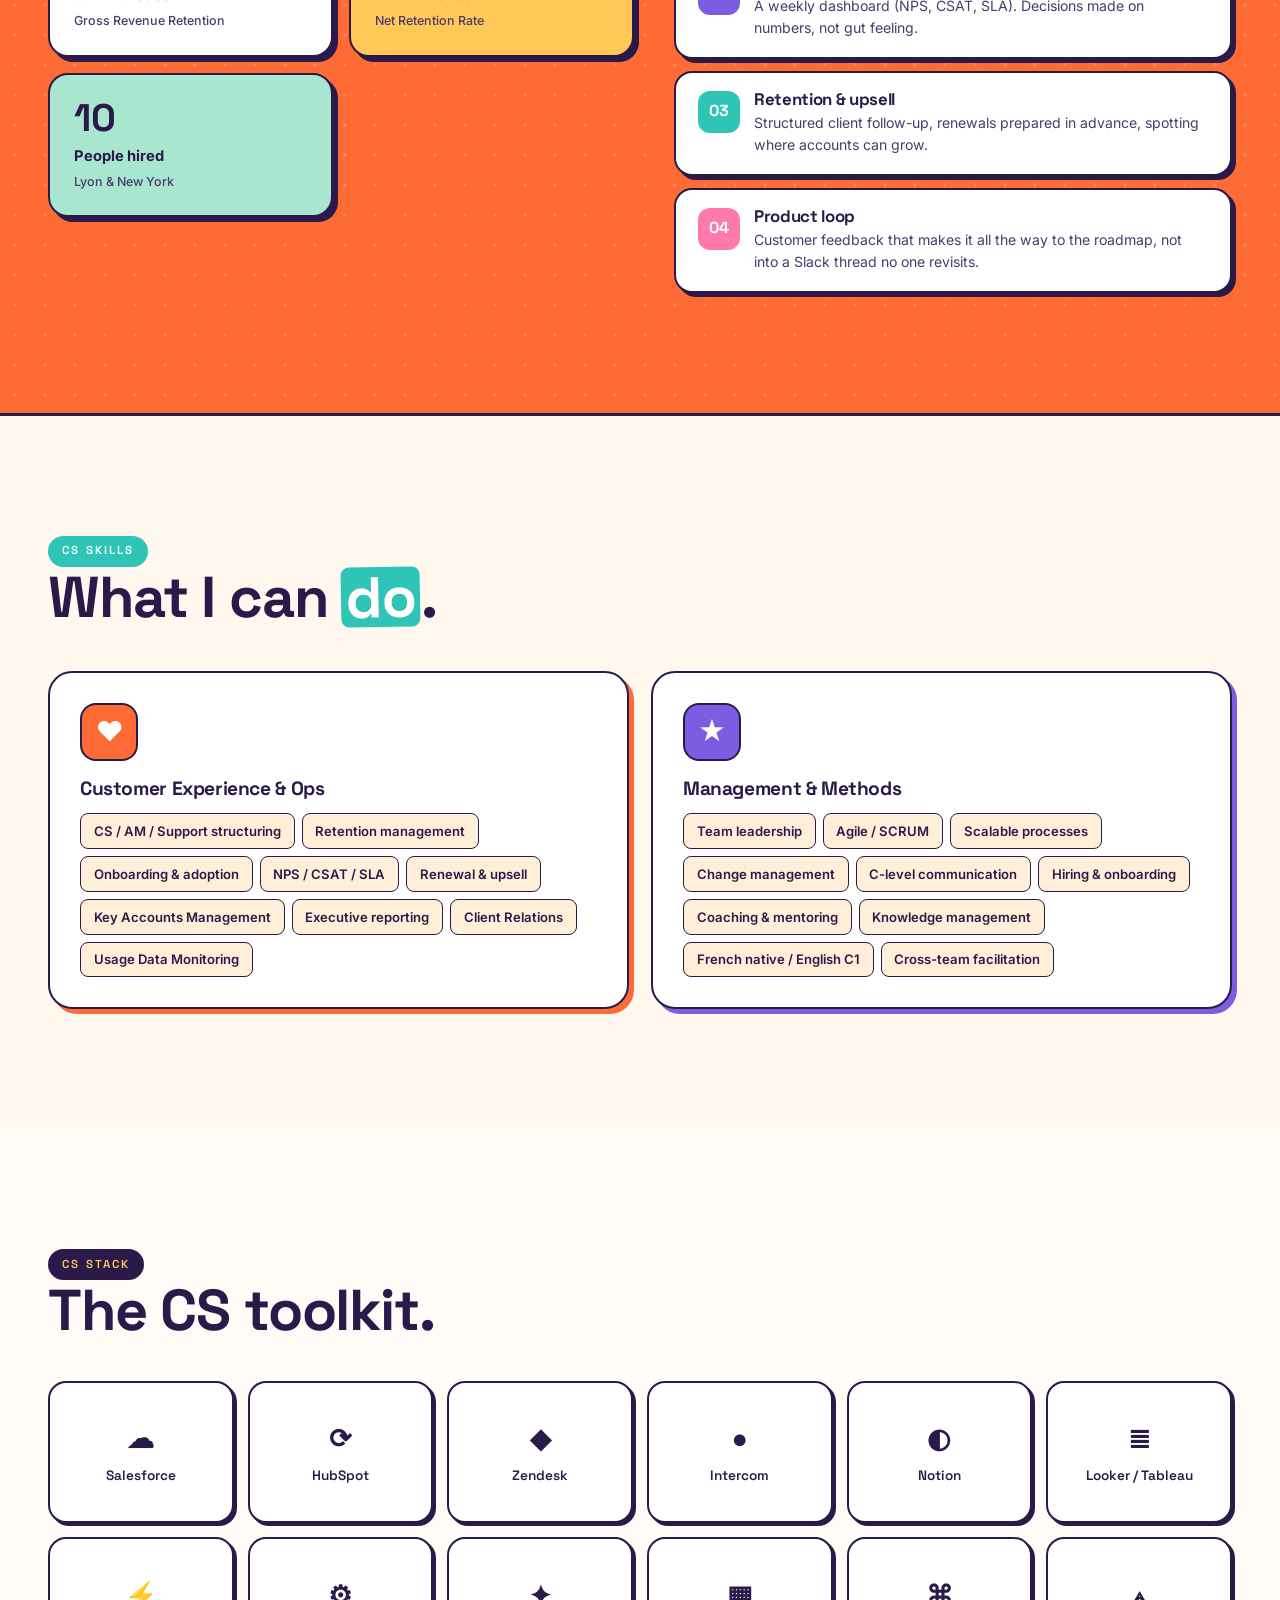
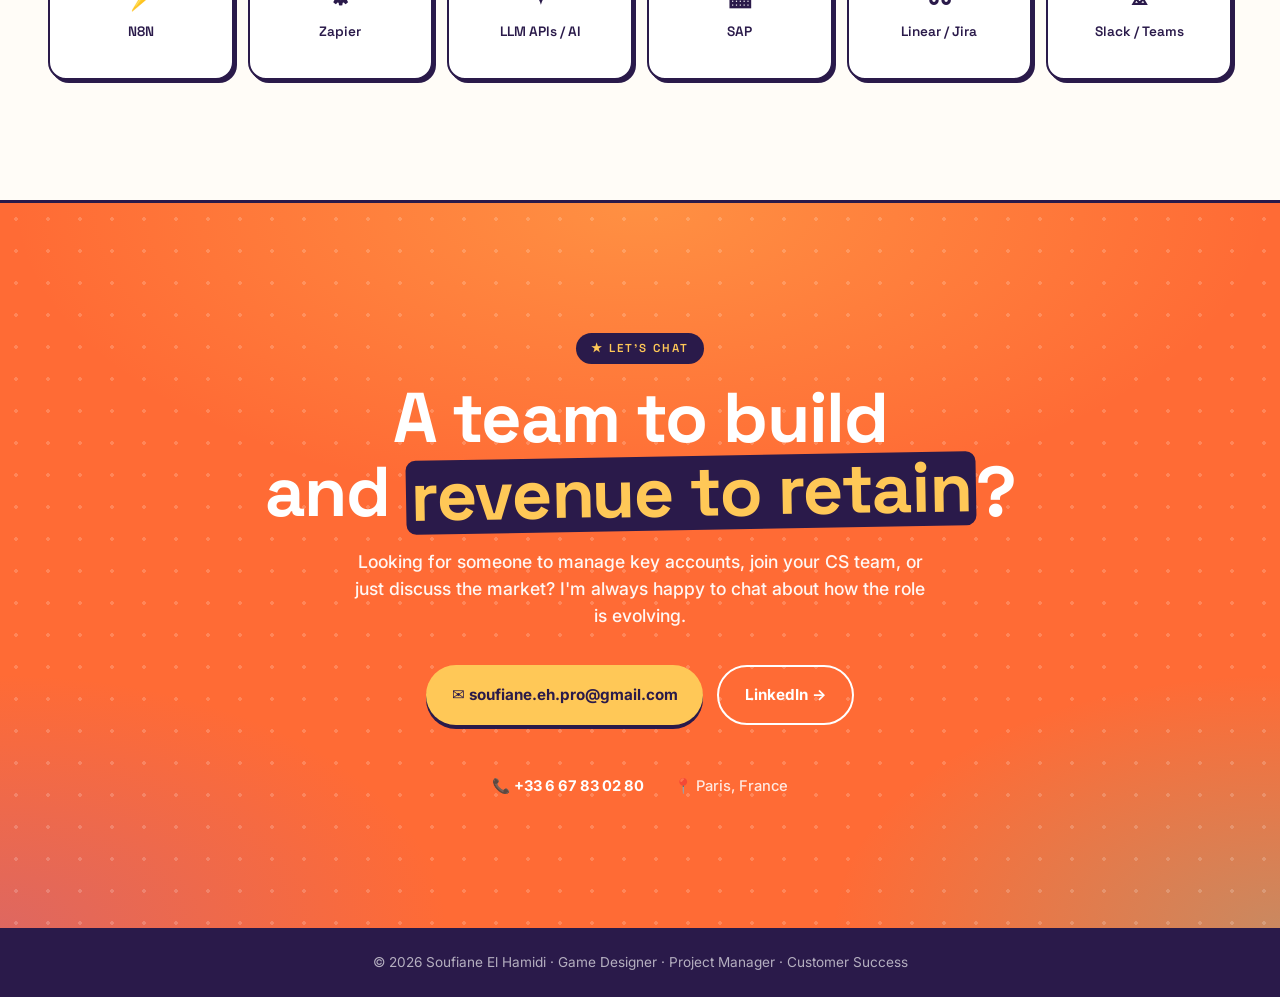
<file: en/customer-success.html>
<!doctype html>
<html lang="en">
<head>
<meta charset="utf-8" />
<meta name="viewport" content="width=device-width,initial-scale=1" />
<title>Soufiane El Hamidi · Customer Success</title>
<meta name="description" content="Building CS departments from scratch, data-driven leadership, GRR +21% and NRR +14%." />
<link rel="preconnect" href="https://fonts.googleapis.com">
<link rel="preconnect" href="https://fonts.gstatic.com" crossorigin>
<link href="https://fonts.googleapis.com/css2?family=Space+Grotesk:wght@400;500;600;700&family=Inter:wght@300;400;500;600;700&family=Caveat:wght@500;700&display=swap" rel="stylesheet">
<link rel="stylesheet" href="../styles.css">
</head>
<body>

<nav id="nav">
  <a href="index.html" class="nav-logo"><span class="dot"></span> Soufiane El Hamidi</a>
  <button class="nav-burger" id="burger" aria-label="Menu">
    <svg width="22" height="22" viewBox="0 0 24 24" fill="none" stroke="currentColor" stroke-width="2.5" stroke-linecap="round"><path d="M4 6h16M4 12h16M4 18h16"/></svg>
  </button>
  <div class="nav-links" id="navLinks">
    <a class="nav-link" href="index.html">About</a>
    <a class="nav-link active" href="customer-success.html">Customer Success</a>
    <a class="nav-link" href="book.html">Serious Game</a>
    <a class="nav-link nav-cta" href="index.html#contact">Let's chat →</a>
    <a class="nav-lang" href="../customer-success.html" title="Version française">🇫🇷 FR</a>
  </div>
</nav>

<!-- HERO compact -->
<section class="hero compact" id="hero">
  <div class="blob blob-1"></div>
  <div class="blob blob-2"></div>
  <div class="container">
    <div class="hero-narrow">
      <span class="eyebrow orange">★ Customer Success</span>
      <h1 class="h-display">
        Customer Success<br>that <span class="accent-orange">grows a company</span>.
      </h1>
      <p class="lead">
        At Upfluence, I built the CS department from zero. 10 people across two continents (Lyon and New York),
        reporting directly to the CEO. In 3 years, I lifted retention (GRR +21%, NRR +14%) and grew key accounts.
      </p>
    </div>
  </div>
</section>

<!-- CS SECTION -->
<section class="cs">
  <div class="container">
    <span class="eyebrow">The numbers</span>
    <h2 class="h-section">What really <span class="accent">changed</span>.</h2>
    <p class="lead">
      In-app customer experience monitoring, KPI dashboards, onboarding and account management processes, follow-up rituals that fit the calendar. Result:
    </p>

    <div class="cs-grid">
      <div class="cs-stats reveal">
        <div class="cs-stat">
          <div class="num">65 → 86%</div>
          <div class="lbl">GRR increase</div>
          <div class="sub">Gross Revenue Retention</div>
        </div>
        <div class="cs-stat">
          <div class="num">64 → 78%</div>
          <div class="lbl">NRR increase</div>
          <div class="sub">Net Retention Rate</div>
        </div>
        <div class="cs-stat">
          <div class="num">10</div>
          <div class="lbl">People hired</div>
          <div class="sub">Lyon &amp; New York</div>
        </div>
      </div>

      <div class="cs-pillars reveal">
        <div class="cs-pillar">
          <div class="step">01</div>
          <div>
            <h4>Built from scratch</h4>
            <p>I defined roles, onboarding, rituals, and docs. No existing template to copy.</p>
          </div>
        </div>
        <div class="cs-pillar">
          <div class="step">02</div>
          <div>
            <h4>Data-driven approach</h4>
            <p>A weekly dashboard (NPS, CSAT, SLA). Decisions made on numbers, not gut feeling.</p>
          </div>
        </div>
        <div class="cs-pillar">
          <div class="step">03</div>
          <div>
            <h4>Retention &amp; upsell</h4>
            <p>Structured client follow-up, renewals prepared in advance, spotting where accounts can grow.</p>
          </div>
        </div>
        <div class="cs-pillar">
          <div class="step">04</div>
          <div>
            <h4>Product loop</h4>
            <p>Customer feedback that makes it all the way to the roadmap, not into a Slack thread no one revisits.</p>
          </div>
        </div>
      </div>
    </div>
  </div>
</section>

<!-- SKILLS CS -->
<section class="skills" id="skills">
  <div class="container">
    <span class="eyebrow teal">CS Skills</span>
    <h2 class="h-section">What I can <span style="background:var(--teal);color:#fff;padding:0 .3rem;border-radius:8px;display:inline-block;transform:rotate(-1deg)">do</span>.</h2>

    <div class="skills-cat two">
      <div class="skill-card reveal">
        <div class="ico">♥</div>
        <h3>Customer Experience &amp; Ops</h3>
        <div class="skills-list">
          <span>CS / AM / Support structuring</span>
          <span>Retention management</span>
          <span>Onboarding &amp; adoption</span>
          <span>NPS / CSAT / SLA</span>
          <span>Renewal &amp; upsell</span>
          <span>Key Accounts Management</span>
          <span>Executive reporting</span>
          <span>Client Relations</span>
          <span>Usage Data Monitoring</span>
        </div>
      </div>
      <div class="skill-card reveal">
        <div class="ico">★</div>
        <h3>Management &amp; Methods</h3>
        <div class="skills-list">
          <span>Team leadership</span>
          <span>Agile / SCRUM</span>
          <span>Scalable processes</span>
          <span>Change management</span>
          <span>C-level communication</span>
          <span>Hiring &amp; onboarding</span>
          <span>Coaching &amp; mentoring</span>
          <span>Knowledge management</span>
          <span>French native / English C1</span>
          <span>Cross-team facilitation</span>
        </div>
      </div>
    </div>
  </div>
</section>

<!-- TOOLS CS -->
<section class="tools">
  <div class="container">
    <span class="eyebrow">CS Stack</span>
    <h2 class="h-section">The CS toolkit.</h2>
    <div class="tools-grid">
      <div class="tool"><div class="t-ico">☁</div>Salesforce</div>
      <div class="tool"><div class="t-ico">⟳</div>HubSpot</div>
      <div class="tool"><div class="t-ico">◆</div>Zendesk</div>
      <div class="tool"><div class="t-ico">●</div>Intercom</div>
      <div class="tool"><div class="t-ico">◐</div>Notion</div>
      <div class="tool"><div class="t-ico">≣</div>Looker / Tableau</div>
      <div class="tool"><div class="t-ico">⚡</div>N8N</div>
      <div class="tool"><div class="t-ico">⚙</div>Zapier</div>
      <div class="tool"><div class="t-ico">✦</div>LLM APIs / AI</div>
      <div class="tool"><div class="t-ico">▦</div>SAP</div>
      <div class="tool"><div class="t-ico">⌘</div>Linear / Jira</div>
      <div class="tool"><div class="t-ico">⟁</div>Slack / Teams</div>
    </div>
  </div>
</section>

<!-- LET'S CHAT -->
<section class="contact" id="contact">
  <div class="container">
    <span class="eyebrow">★ Let's chat</span>
    <h2>A team to build<br>and <span class="accent">revenue to retain</span>?</h2>
    <p>
      Looking for someone to manage key accounts, join your CS team, or just discuss the market? I'm always happy to chat about how the role is evolving.
    </p>
    <div class="contact-actions">
      <a class="btn btn-yellow" href="mailto:soufiane.eh.pro@gmail.com">✉ soufiane.eh.pro@gmail.com</a>
      <a class="btn btn-ghost" href="https://linkedin.com/in/soufianeelhamidi" target="_blank" rel="noopener">LinkedIn →</a>
    </div>
    <div class="contact-info">
      <div>📞 <a href="tel:+33667830280">+33 6 67 83 02 80</a></div>
      <div>📍 Paris, France</div>
    </div>
  </div>
</section>

<footer>
  © 2026 Soufiane El Hamidi · Game Designer · Project Manager · Customer Success
</footer>

<script src="../main.js"></script>
</body>
</html>
</file>
<file: styles.css>
:root{
  --orange:#FF6B35;
  --orange-soft:#FF9558;
  --coral:#FF7AAA;
  --yellow:#FFC857;
  --yellow-soft:#FFE4A3;
  --yellow-deep:#D9A317;
  --teal:#2EC4B6;
  --teal-bright:#4ECDC4;
  --green:#22C55E;
  --green-deep:#16A34A;
  --purple:#7C5CE0;
  --purple-soft:#B49EFF;
  --mint:#A8E6CF;
  --ink:#2A1A4A;
  --ink-2:#4B3A6E;
  --ink-3:#6A5C88;
  --cream:#FFF8EE;
  --cream-2:#FFEFD8;
  --paper:#FFFCF7;
  --line:#F2E8D8;
  --shadow-sm:0 6px 20px -8px rgba(255,107,53,.25);
  --shadow:0 24px 60px -18px rgba(124,92,224,.28);
  --shadow-lg:0 40px 90px -20px rgba(42,26,74,.18);
  --radius:22px;
}
*{box-sizing:border-box}
html,body{margin:0;padding:0}
html{scroll-behavior:smooth}
body{
  font-family:'Inter',system-ui,sans-serif;
  background:var(--cream);
  color:var(--ink);
  line-height:1.55;
  overflow-x:hidden;
}
img{max-width:100%;display:block}
a{color:inherit;text-decoration:none}
h1,h2,h3,h4{font-family:'Space Grotesk',sans-serif;font-weight:700;letter-spacing:-.02em;line-height:1.05;margin:0}
.h-display{font-size:clamp(2.6rem,7.5vw,6rem);font-weight:700}
.h-section{font-size:clamp(2rem,4.6vw,3.6rem);font-weight:700}
.handwritten{font-family:'Caveat',cursive;font-weight:700;letter-spacing:0}
.eyebrow{
  display:inline-flex;align-items:center;gap:.55rem;
  padding:.4rem .9rem;border-radius:999px;
  background:var(--ink);color:var(--yellow);
  font-family:'Space Grotesk',sans-serif;font-weight:600;
  font-size:.72rem;letter-spacing:.18em;text-transform:uppercase;
}
.eyebrow.orange{background:var(--orange);color:#fff}
.eyebrow.teal{background:var(--teal);color:#fff}
.eyebrow.purple{background:var(--purple);color:#fff}
.eyebrow.green{background:var(--green);color:#fff}
.container{max-width:1240px;margin:0 auto;padding:0 28px;position:relative}
section{padding:120px 0;position:relative}
.btn{
  display:inline-flex;align-items:center;gap:.6rem;
  padding:1rem 1.6rem;border-radius:999px;
  font-weight:700;font-size:.95rem;
  transition:transform .25s cubic-bezier(.34,1.56,.64,1),box-shadow .25s;
  cursor:pointer;border:none;font-family:inherit;
}
.btn-primary{background:var(--ink);color:#fff}
.btn-primary:hover{transform:translate(-2px,-3px);box-shadow:6px 6px 0 var(--orange)}
.btn-orange{background:var(--orange);color:#fff;box-shadow:0 4px 0 #C04A1F}
.btn-orange:hover{transform:translateY(-3px);box-shadow:0 7px 0 #C04A1F}
.btn-yellow{background:var(--yellow);color:var(--ink);box-shadow:0 4px 0 #D9A636}
.btn-yellow:hover{transform:translateY(-3px);box-shadow:0 7px 0 #D9A636}
.btn-ghost{background:#fff;border:2px solid var(--ink);color:var(--ink)}
.btn-ghost:hover{background:var(--ink);color:#fff;transform:translate(-2px,-3px);box-shadow:6px 6px 0 var(--yellow)}

/* === NAV === */
nav{
  position:fixed;top:14px;left:14px;right:14px;z-index:50;
  display:flex;justify-content:space-between;align-items:center;
  padding:10px 14px 10px 24px;
  background:rgba(255,252,247,.8);
  backdrop-filter:blur(14px);
  border:2px solid var(--ink);
  border-radius:999px;
  box-shadow:0 4px 0 var(--ink);
  transition:all .25s ease;
}
.nav-logo{
  display:flex;align-items:center;gap:.6rem;
  font-family:'Space Grotesk',sans-serif;font-weight:700;font-size:.95rem;
  color:var(--ink);
}
.nav-logo .dot{
  width:14px;height:14px;border-radius:50%;
  background:var(--orange);
  box-shadow:0 0 0 3px var(--cream),0 0 0 4px var(--ink);
  animation:wobble 3s ease-in-out infinite;
}
@keyframes wobble{0%,100%{transform:rotate(0)}50%{transform:rotate(20deg) scale(1.1)}}
.nav-links{display:flex;gap:4px;align-items:center}
.nav-link{
  color:var(--ink-2);font-size:.86rem;font-weight:600;
  padding:.5rem .85rem;border-radius:999px;transition:all .2s;
}
.nav-link:hover{color:var(--ink);background:var(--yellow-soft)}
.nav-link.active{background:var(--ink);color:#fff}
.nav-link.active:hover{background:var(--ink);color:#fff}
.nav-cta{
  background:var(--orange) !important;color:#fff !important;
  box-shadow:0 3px 0 #C04A1F;font-weight:700;
}
.nav-cta:hover{transform:translateY(-2px);box-shadow:0 5px 0 #C04A1F;background:var(--orange) !important}
.nav-lang{
  margin-left:6px;padding:.4rem .65rem;border-radius:999px;
  background:#fff;border:2px solid var(--ink);
  font-family:'Space Grotesk',sans-serif;font-size:.78rem;font-weight:700;color:var(--ink);
  display:inline-flex;align-items:center;gap:.35rem;
  box-shadow:2px 2px 0 var(--ink);
  transition:all .2s ease;letter-spacing:.05em;
}
.nav-lang:hover{transform:translate(-1px,-2px);box-shadow:3px 3px 0 var(--ink);background:var(--yellow)}
.nav-burger{display:none;background:var(--yellow);border:2px solid var(--ink);color:var(--ink);cursor:pointer;padding:6px 8px;border-radius:10px}
@media(max-width:920px){
  .nav-links{
    position:absolute;top:calc(100% + 10px);left:0;right:0;
    background:#fff;flex-direction:column;align-items:stretch;
    padding:14px;gap:4px;border:2px solid var(--ink);border-radius:20px;
    transform:translateY(-12px);opacity:0;pointer-events:none;
    transition:all .25s ease;box-shadow:0 4px 0 var(--ink);
  }
  .nav-links.open{transform:none;opacity:1;pointer-events:auto}
  .nav-burger{display:block}
}

/* === HERO === */
.hero{
  min-height:100vh;
  background:
    radial-gradient(ellipse 70% 50% at 80% 10%,rgba(255,200,87,.55),transparent 60%),
    radial-gradient(ellipse 60% 50% at 10% 90%,rgba(124,92,224,.25),transparent 60%),
    radial-gradient(ellipse 50% 40% at 90% 90%,rgba(78,205,196,.3),transparent 60%),
    var(--cream);
  display:flex;align-items:center;
  position:relative;overflow:hidden;
  padding:140px 0 100px;
}
.hero.compact{min-height:auto;padding:160px 0 80px}
.hero .blob{
  position:absolute;border-radius:50%;
  filter:blur(60px);opacity:.55;
  animation:floatY 12s ease-in-out infinite;
}
.hero .blob-1{width:340px;height:340px;background:var(--orange);top:-50px;right:8%}
.hero .blob-2{width:280px;height:280px;background:var(--purple-soft);bottom:-40px;left:10%;animation-delay:-6s}
.hero .blob-3{width:240px;height:240px;background:var(--teal-bright);top:30%;left:48%;animation-delay:-3s;opacity:.4}
@keyframes floatY{0%,100%{transform:translate(0,0) scale(1)}50%{transform:translate(30px,-40px) scale(1.1)}}

.hero-grid{
  display:grid;grid-template-columns:1.35fr 1fr;gap:70px;align-items:center;
  position:relative;z-index:2;
}
.hero-narrow{position:relative;z-index:2;max-width:780px}
.hero-narrow h1{margin:18px 0 22px}
.badge-live{
  display:inline-flex;align-items:center;gap:.6rem;
  padding:.55rem 1.1rem;border-radius:999px;
  background:#fff;border:2px solid var(--ink);
  font-size:.82rem;font-weight:600;color:var(--ink);
  box-shadow:3px 3px 0 var(--orange);
}
.badge-live .pulse{
  width:9px;height:9px;border-radius:50%;background:#22C55E;
  box-shadow:0 0 0 0 rgba(34,197,94,.7);animation:pulse 2s infinite;
}
@keyframes pulse{
  0%{box-shadow:0 0 0 0 rgba(34,197,94,.7)}
  70%{box-shadow:0 0 0 12px rgba(34,197,94,0)}
  100%{box-shadow:0 0 0 0 rgba(34,197,94,0)}
}
.hero h1{margin:24px 0 28px;color:var(--ink)}
.hero h1 .accent-orange{color:var(--orange);position:relative;display:inline-block}
.hero h1 .accent-orange::after{
  content:"";position:absolute;left:-4px;right:-4px;bottom:6px;height:14px;
  background:var(--yellow);z-index:-1;border-radius:6px;
  transform:rotate(-1deg);
}
.hero h1 .accent-teal{color:var(--teal);position:relative;display:inline-block}
.hero h1 .accent-teal::after{
  content:"";position:absolute;left:-4px;right:-4px;bottom:6px;height:14px;
  background:var(--mint);z-index:-1;border-radius:6px;transform:rotate(-1deg);
}
.hero h1 .accent-purple{
  background:linear-gradient(120deg,var(--purple),var(--coral));
  -webkit-background-clip:text;background-clip:text;color:transparent;
}
.hero h1 .scribble{
  display:inline-block;font-family:'Caveat',cursive;font-weight:700;
  color:var(--orange);transform:rotate(-3deg);font-size:.85em;
}
.hero p.lead{
  font-size:1.15rem;color:var(--ink-2);max-width:600px;margin:0 0 36px;
  font-weight:400;
}
.hero-cta{display:flex;gap:14px;flex-wrap:wrap;align-items:center}
.hero-meta{
  margin-top:42px;display:flex;gap:28px;flex-wrap:wrap;
  color:var(--ink-3);font-size:.9rem;font-weight:500;
}
.hero-meta div{display:flex;align-items:center;gap:.5rem}
.hero-meta .icn{
  width:22px;height:22px;border-radius:50%;
  display:inline-flex;align-items:center;justify-content:center;
  background:var(--mint);color:var(--ink);font-size:.7rem;
}

.hero-card{
  position:relative;
  background:#fff;
  border:2.5px solid var(--ink);
  border-radius:28px;padding:30px;
  box-shadow:8px 8px 0 var(--orange);
  transform:rotate(1.5deg);
  transition:transform .35s ease;
}
.hero-card:hover{transform:rotate(0deg) translateY(-4px)}
.hero-card .ribbon{
  position:absolute;top:-14px;left:24px;
  background:var(--orange);color:#fff;
  padding:.35rem .9rem;border-radius:999px;
  font-family:'Space Grotesk',sans-serif;font-weight:700;font-size:.72rem;
  letter-spacing:.15em;text-transform:uppercase;
  border:2px solid var(--ink);
  box-shadow:2px 2px 0 var(--ink);
}
.hero-card h3{color:var(--ink);font-size:1.05rem;margin-bottom:14px;margin-top:6px}
.hero-card .row{
  display:flex;justify-content:space-between;align-items:center;
  padding:13px 0;border-bottom:1.5px dashed var(--line);
}
.hero-card .row:last-child{border-bottom:none}
.hero-card .row .lbl{color:var(--ink-3);font-size:.88rem;font-weight:500}
.hero-card .row .val{
  font-family:'Space Grotesk',sans-serif;font-weight:700;font-size:1.4rem;
  color:var(--ink);
}
/* Snapshot rows: 3=Projets(green), 4=Satisfaction(green), 5=GRR(yellow), 6=NRR(yellow), 7=CA(ink) */
.hero-card .row:nth-child(3) .val{color:var(--green-deep)}
.hero-card .row:nth-child(4) .val{color:var(--green-deep)}
.hero-card .row:nth-child(5) .val{color:var(--yellow-deep)}
.hero-card .row:nth-child(6) .val{color:var(--yellow-deep)}
.hero-card .row:nth-child(7) .val{color:var(--ink)}
.hero-card .roles{
  display:flex;flex-wrap:wrap;gap:6px;margin-top:18px;
}
.hero-card .roles span{
  font-size:.72rem;padding:.35rem .7rem;border-radius:999px;
  background:var(--cream-2);color:var(--ink);font-weight:600;
  border:1.5px solid var(--ink);
}
.hero-card .roles span:nth-child(2){background:var(--mint)}
.hero-card .roles span:nth-child(3){background:var(--yellow-soft)}
.hero-card .roles span:nth-child(4){background:#FFD6E5}

@media(max-width:880px){
  .hero-grid{grid-template-columns:1fr;gap:50px}
  .hero-card{transform:none}
}

/* === MARQUEE === */
.marquee{
  background:var(--ink);color:var(--yellow);
  border-top:2.5px solid var(--ink);border-bottom:2.5px solid var(--ink);
  overflow:hidden;padding:16px 0;
  font-family:'Space Grotesk',sans-serif;font-weight:700;font-size:1.4rem;
  letter-spacing:-.01em;
}
.marquee-track{
  display:flex;gap:40px;white-space:nowrap;
  animation:scroll 30s linear infinite;
  will-change:transform;
}
@media(max-width:780px){
  .marquee{font-size:1.05rem;padding:12px 0}
  .marquee-track{animation-duration:14s;gap:24px}
  .marquee span{gap:24px}
}
@media(max-width:480px){
  .marquee-track{animation-duration:10s}
}
.marquee span{display:inline-flex;align-items:center;gap:36px}
.marquee .dotsep{
  width:10px;height:10px;border-radius:50%;background:var(--orange);
  display:inline-block;flex-shrink:0;
}
@keyframes scroll{0%{transform:translateX(0)}100%{transform:translateX(-50%)}}

/* === STATS === */
.stats{background:var(--paper);padding:90px 0;position:relative}
.stats-grid{display:grid;grid-template-columns:repeat(4,1fr);gap:22px}
.stat{
  background:#fff;
  border:2.5px solid var(--ink);
  border-radius:24px;
  padding:28px 24px;
  position:relative;
  transition:transform .3s cubic-bezier(.34,1.56,.64,1);
  box-shadow:5px 5px 0 var(--ink);
}
.stat:nth-child(1){background:#FFE4A3}
.stat:nth-child(2){background:#FFD6CC;box-shadow:5px 5px 0 var(--ink)}
.stat:nth-child(3){background:#D4F0EB}
.stat:nth-child(4){background:#E0D4FF}
.stat:hover{transform:translate(-3px,-5px) rotate(-1deg);box-shadow:8px 8px 0 var(--ink)}
.stat .num{
  font-family:'Space Grotesk',sans-serif;font-weight:700;
  font-size:clamp(2.6rem,4.8vw,3.6rem);line-height:1;color:var(--ink);
}
.stat .lbl{margin-top:8px;color:var(--ink-2);font-size:.92rem;font-weight:600}
.stat .ico-deco{position:absolute;top:18px;right:18px;font-size:1.6rem;opacity:.3}
@media(max-width:780px){.stats-grid{grid-template-columns:repeat(2,1fr)}}

/* === ABOUT === */
.about{background:var(--cream);position:relative}
.about .shape-deco{
  position:absolute;font-size:8rem;opacity:.07;
  font-family:'Caveat',cursive;color:var(--ink);
  top:30px;right:5%;transform:rotate(-15deg);pointer-events:none;
}
.about-grid{
  display:grid;grid-template-columns:1fr 1.05fr;gap:70px;align-items:start;
  position:relative;
}
.about-grid h2{margin:14px 0 24px}
.about-grid h2 .hl{
  background:var(--yellow);padding:0 .25rem;border-radius:6px;
  display:inline-block;transform:rotate(-1deg);
}
.about-grid p{color:var(--ink-2);font-size:1.05rem;margin:0 0 18px}
.about-grid .quote{
  margin-top:30px;padding:26px 28px;
  background:#fff;border-radius:var(--radius);
  border:2.5px solid var(--ink);
  box-shadow:6px 6px 0 var(--purple);
  font-family:'Caveat',cursive;font-size:1.5rem;font-weight:500;color:var(--ink);
  line-height:1.3;position:relative;
}
.about-grid .quote::before{
  content:'"';position:absolute;top:-20px;left:18px;
  font-size:5rem;color:var(--orange);font-family:Georgia,serif;line-height:1;
}
.about-cards{display:grid;grid-template-columns:repeat(2,1fr);gap:18px}
.about-card{
  background:#fff;padding:26px;border-radius:var(--radius);
  border:2.5px solid var(--ink);
  transition:all .3s cubic-bezier(.34,1.56,.64,1);cursor:default;
  box-shadow:5px 5px 0 var(--ink);
}
.about-card:nth-child(1){box-shadow:5px 5px 0 var(--orange)}
.about-card:nth-child(2){box-shadow:5px 5px 0 var(--purple)}
.about-card:nth-child(3){box-shadow:5px 5px 0 var(--teal)}
.about-card:nth-child(4){box-shadow:5px 5px 0 var(--coral)}
.about-card:hover{transform:translate(-3px,-5px) rotate(-1deg)}
.about-card:nth-child(2):hover,.about-card:nth-child(4):hover{transform:translate(-3px,-5px) rotate(1deg)}
.about-card .icn-wrap{
  width:54px;height:54px;border-radius:14px;
  display:flex;align-items:center;justify-content:center;color:#fff;
  margin-bottom:16px;font-size:1.6rem;font-weight:700;
  border:2px solid var(--ink);
}
.about-card:nth-child(1) .icn-wrap{background:var(--orange)}
.about-card:nth-child(2) .icn-wrap{background:var(--purple)}
.about-card:nth-child(3) .icn-wrap{background:var(--teal)}
.about-card:nth-child(4) .icn-wrap{background:var(--coral)}
.about-card h4{font-family:'Space Grotesk',sans-serif;font-size:1.05rem;margin:0 0 8px;color:var(--ink)}
.about-card p{font-size:.92rem;color:var(--ink-3);margin:0}
@media(max-width:880px){.about-grid{grid-template-columns:1fr;gap:40px}}

/* === CUSTOMER SUCCESS === */
.cs{
  background:var(--orange);
  position:relative;overflow:hidden;
  border-top:3px solid var(--ink);border-bottom:3px solid var(--ink);
}
.cs::before{
  content:"";position:absolute;inset:0;
  background-image:radial-gradient(rgba(255,255,255,.15) 2px,transparent 2px);
  background-size:30px 30px;
  pointer-events:none;
}
.cs .container{position:relative;z-index:2}
.cs .eyebrow{background:var(--ink);color:var(--yellow)}
.cs h2{color:#fff;max-width:780px;margin:14px 0 26px}
.cs h2 .accent{
  display:inline-block;
  background:var(--ink);color:var(--yellow);
  padding:0 .35rem;border-radius:8px;transform:rotate(-1.5deg);
}
.cs > .container > p.lead{
  color:rgba(255,255,255,.92);font-size:1.1rem;max-width:680px;margin-bottom:50px;
  font-weight:500;
}
.cs-grid{display:grid;grid-template-columns:1.05fr 1fr;gap:40px;align-items:center}
.cs-stats{display:grid;grid-template-columns:repeat(2,1fr);gap:16px}
.cs-stat{
  background:#fff;
  border:2.5px solid var(--ink);
  border-radius:20px;padding:24px;
  transition:all .3s cubic-bezier(.34,1.56,.64,1);
  box-shadow:5px 5px 0 var(--ink);
}
.cs-stat:nth-child(2){background:var(--yellow)}
.cs-stat:nth-child(3){background:var(--mint)}
.cs-stat:nth-child(4){background:#FFD6E5}
.cs-stat:hover{transform:translate(-3px,-5px) rotate(-1deg)}
.cs-stat .num{
  font-family:'Space Grotesk',sans-serif;font-weight:700;font-size:2.4rem;
  color:var(--ink);line-height:1;
}
.cs-stat .lbl{margin-top:8px;color:var(--ink);font-size:.92rem;font-weight:700}
.cs-stat .sub{margin-top:4px;color:var(--ink-2);font-size:.78rem;font-weight:500}

.cs-pillars{display:flex;flex-direction:column;gap:12px}
.cs-pillar{
  background:#fff;border:2.5px solid var(--ink);
  border-radius:18px;padding:18px 22px;
  display:flex;gap:14px;align-items:flex-start;
  transition:all .3s ease;
  box-shadow:4px 4px 0 var(--ink);
}
.cs-pillar:hover{transform:translateX(4px) translateY(-2px);box-shadow:6px 6px 0 var(--ink)}
.cs-pillar .step{
  flex-shrink:0;width:42px;height:42px;border-radius:12px;
  background:var(--ink);color:var(--yellow);
  display:flex;align-items:center;justify-content:center;
  font-family:'Space Grotesk',sans-serif;font-weight:700;font-size:1rem;
}
.cs-pillar:nth-child(1) .step{background:var(--orange);color:#fff}
.cs-pillar:nth-child(2) .step{background:var(--purple);color:#fff}
.cs-pillar:nth-child(3) .step{background:var(--teal);color:#fff}
.cs-pillar:nth-child(4) .step{background:var(--coral);color:#fff}
.cs-pillar h4{font-family:'Space Grotesk',sans-serif;font-size:1.05rem;color:var(--ink);margin:0 0 4px}
.cs-pillar p{font-size:.88rem;color:var(--ink-2);margin:0}
@media(max-width:880px){.cs-grid{grid-template-columns:1fr}}

/* === EXPERIENCE === */
.xp{background:var(--paper);position:relative}
.xp h2{margin-bottom:50px}
.xp h2 .hl{
  background:var(--orange);color:#fff;padding:0 .3rem;border-radius:8px;
  display:inline-block;transform:rotate(-1deg);
}
.timeline{
  position:relative;
  padding-left:42px;
  border-left:3px dashed var(--ink);
}
.tl-item{position:relative;padding-bottom:50px}
.tl-item:last-child{padding-bottom:0}
.tl-item::before{
  content:"";position:absolute;left:-54px;top:6px;
  width:24px;height:24px;border-radius:50%;
  background:var(--orange);border:3px solid var(--ink);
  z-index:2;
  box-shadow:2px 2px 0 var(--ink);
}
.tl-item:nth-child(1)::before{background:var(--orange)}
.tl-item:nth-child(2)::before{background:var(--purple)}
.tl-item:nth-child(3)::before{background:var(--teal)}
.tl-item:nth-child(4)::before{background:var(--yellow)}
.tl-card{
  background:#fff;border:2.5px solid var(--ink);
  border-radius:20px;padding:26px 28px;
  box-shadow:5px 5px 0 var(--ink);
  transition:transform .3s ease;
}
.tl-item:hover .tl-card{transform:translate(-2px,-3px)}
.tl-item .date{
  display:inline-block;
  font-family:'Space Grotesk',sans-serif;font-weight:700;font-size:.78rem;
  color:#fff;letter-spacing:.08em;text-transform:uppercase;
  background:var(--ink);padding:.3rem .75rem;border-radius:999px;
  margin-bottom:14px;
}
.tl-item:nth-child(1) .date{background:var(--orange)}
.tl-item:nth-child(2) .date{background:var(--purple)}
.tl-item:nth-child(3) .date{background:var(--teal)}
.tl-item h3{font-size:1.45rem;margin-bottom:6px;color:var(--ink)}
.tl-item .company{color:var(--ink-3);font-size:.95rem;margin-bottom:18px;font-weight:500}
.tl-item .company strong{color:var(--ink);font-weight:700}
.tl-bullets{list-style:none;padding:0;margin:0;display:grid;gap:10px}
.tl-bullets li{padding-left:28px;position:relative;color:var(--ink-2);font-size:.96rem}
.tl-bullets li::before{
  content:"✦";position:absolute;left:0;top:1px;
  color:var(--orange);font-weight:700;font-size:1rem;
}
.tl-item:nth-child(2) .tl-bullets li::before{color:var(--purple)}
.tl-item:nth-child(3) .tl-bullets li::before{color:var(--teal)}
.tl-item:nth-child(4) .tl-bullets li::before{color:var(--yellow-deep)}
.tl-bullets li strong{color:var(--ink);font-weight:700}

/* === SKILLS === */
.skills{background:var(--cream);position:relative}
.skills-cat{display:grid;grid-template-columns:repeat(3,1fr);gap:22px;margin-top:44px}
.skills-cat.two{grid-template-columns:repeat(2,1fr)}
.skill-card{
  background:#fff;padding:30px;border-radius:24px;
  border:2.5px solid var(--ink);
  transition:all .35s cubic-bezier(.34,1.56,.64,1);
  position:relative;overflow:hidden;
  box-shadow:5px 5px 0 var(--ink);
}
.skill-card:nth-child(1){box-shadow:5px 5px 0 var(--orange)}
.skill-card:nth-child(2){box-shadow:5px 5px 0 var(--purple)}
.skill-card:nth-child(3){box-shadow:5px 5px 0 var(--teal)}
.skill-card:hover{transform:translate(-3px,-5px) rotate(-.7deg)}
.skill-card:nth-child(2):hover{transform:translate(-3px,-5px) rotate(.7deg)}
.skill-card .ico{
  width:58px;height:58px;border-radius:16px;
  display:flex;align-items:center;justify-content:center;
  margin-bottom:18px;color:#fff;font-size:1.7rem;font-weight:700;
  border:2px solid var(--ink);
}
.skill-card:nth-child(1) .ico{background:var(--orange)}
.skill-card:nth-child(2) .ico{background:var(--purple)}
.skill-card:nth-child(3) .ico{background:var(--teal)}
.skill-card h3{font-size:1.2rem;margin-bottom:14px;color:var(--ink)}
.skills-list{display:flex;flex-wrap:wrap;gap:7px}
.skills-list span{
  font-size:.82rem;padding:.42rem .8rem;border-radius:8px;
  background:var(--cream-2);color:var(--ink);font-weight:600;
  border:1.5px solid var(--ink);
  transition:all .2s ease;cursor:default;
}
.skills-list span:hover{transform:translateY(-2px) rotate(-2deg)}
.skill-card:nth-child(1) .skills-list span:hover{background:var(--orange);color:#fff}
.skill-card:nth-child(2) .skills-list span:hover{background:var(--purple);color:#fff}
.skill-card:nth-child(3) .skills-list span:hover{background:var(--teal);color:#fff}
@media(max-width:880px){.skills-cat,.skills-cat.two{grid-template-columns:1fr}}

/* === TOOLS === */
.tools{background:var(--paper)}
.tools-grid{display:grid;grid-template-columns:repeat(6,1fr);gap:14px;margin-top:40px}
.tool{
  aspect-ratio:1.3;
  background:#fff;border:2px solid var(--ink);border-radius:18px;
  display:flex;flex-direction:column;align-items:center;justify-content:center;
  font-family:'Space Grotesk',sans-serif;font-weight:600;font-size:.85rem;
  color:var(--ink);transition:all .3s cubic-bezier(.34,1.56,.64,1);cursor:default;
  text-align:center;padding:8px;
  box-shadow:3px 3px 0 var(--ink);
}
.tool:nth-child(6n+1):hover{background:var(--orange);color:#fff;transform:translate(-2px,-3px) rotate(-2deg)}
.tool:nth-child(6n+2):hover{background:var(--yellow);transform:translate(-2px,-3px) rotate(2deg)}
.tool:nth-child(6n+3):hover{background:var(--purple);color:#fff;transform:translate(-2px,-3px) rotate(-2deg)}
.tool:nth-child(6n+4):hover{background:var(--teal);color:#fff;transform:translate(-2px,-3px) rotate(2deg)}
.tool:nth-child(6n+5):hover{background:var(--coral);color:#fff;transform:translate(-2px,-3px) rotate(-2deg)}
.tool:nth-child(6n+6):hover{background:var(--mint);transform:translate(-2px,-3px) rotate(2deg)}
.tool .t-ico{font-size:1.7rem;margin-bottom:4px}
@media(max-width:880px){.tools-grid{grid-template-columns:repeat(3,1fr)}}
@media(max-width:480px){.tools-grid{grid-template-columns:repeat(2,1fr)}}

/* === PORTFOLIO === */
.portfolio{background:var(--cream);position:relative}
.portfolio h2{margin-bottom:14px}
.portfolio h2 .hl{
  background:var(--purple);color:#fff;padding:0 .3rem;border-radius:8px;
  display:inline-block;transform:rotate(-1deg);
}
.portfolio > .container > p.lead{
  color:var(--ink-2);font-size:1.05rem;max-width:680px;margin:0 0 36px;font-weight:500;
}
.filter{display:flex;flex-wrap:wrap;gap:8px;margin-bottom:42px}
.filter button{
  padding:.6rem 1.1rem;border-radius:999px;border:2px solid var(--ink);
  background:#fff;font-size:.85rem;font-weight:700;color:var(--ink);
  cursor:pointer;transition:all .25s cubic-bezier(.34,1.56,.64,1);font-family:inherit;
  box-shadow:2px 2px 0 var(--ink);
}
.filter button:hover{transform:translate(-1px,-2px);box-shadow:3px 3px 0 var(--ink)}
.filter button.active{
  background:var(--orange);color:#fff;
  box-shadow:3px 3px 0 var(--ink);
  transform:translate(-1px,-2px);
}
.projects{display:grid;grid-template-columns:repeat(3,1fr);gap:24px}
.project{
  background:#fff;border-radius:22px;overflow:hidden;
  border:2.5px solid var(--ink);
  transition:all .35s cubic-bezier(.34,1.56,.64,1);cursor:pointer;
  display:flex;flex-direction:column;
  box-shadow:5px 5px 0 var(--ink);
}
.project:hover{transform:translate(-3px,-5px) rotate(-.5deg);box-shadow:8px 8px 0 var(--ink)}
.project:nth-child(2n):hover{transform:translate(-3px,-5px) rotate(.5deg)}
.project .img-wrap{
  aspect-ratio:16/10;overflow:hidden;
  background:linear-gradient(135deg,#FFE4D4,#FFCFB0);
  position:relative;border-bottom:2.5px solid var(--ink);
}
.project[data-cat="integration"] .img-wrap{background:linear-gradient(135deg,#FFE4D4,#FFCFB0)}
.project[data-cat="sensibilisation"] .img-wrap{background:linear-gradient(135deg,#EEE6FF,#D4C5FF)}
.project[data-cat="formation"] .img-wrap{background:linear-gradient(135deg,#D4F0EB,#A8E0D6)}
.project[data-cat="communication"] .img-wrap{background:linear-gradient(135deg,#FFE0EC,#FFC4D8)}
.project[data-cat="changement"] .img-wrap{background:linear-gradient(135deg,#FFEFD8,#FFD9A0)}
.project[data-cat="recrutement"] .img-wrap{background:linear-gradient(135deg,#FFF4C2,#FFE07A)}

.slide.brand{padding:20px;background:#fff}
.brand-card{
  background:transparent;border:none;border-radius:0;
  padding:0;box-shadow:none;
  display:inline-flex;align-items:center;justify-content:center;
  max-width:100%;max-height:100%;
}
.carousel .slide.brand img,
.brand-card .logo-img{
  max-width:170px;max-height:90px;
  width:auto;height:auto;
  object-fit:contain;display:block;
  box-shadow:none;border-radius:0;
}
.modal-carousel .slide.brand{padding:32px}
.modal-carousel .slide.brand img,
.modal-carousel .brand-card .logo-img{
  max-width:280px;max-height:160px;
  box-shadow:none;border-radius:0;
}

.carousel{position:absolute;inset:0;overflow:hidden}
.carousel .slide{
  position:absolute;inset:0;
  display:flex;align-items:center;justify-content:center;
  padding:22px;
  opacity:0;transform:scale(.96);
  transition:opacity .45s ease,transform .45s ease;
}
.carousel .slide.active{opacity:1;transform:none}
.carousel .slide img{
  max-width:100%;max-height:100%;
  width:auto;height:auto;
  object-fit:contain;border-radius:10px;
  box-shadow:0 10px 30px -8px rgba(42,26,74,.3),0 0 0 2px rgba(42,26,74,.08);
}
.carousel-arrow{
  position:absolute;top:50%;transform:translateY(-50%);
  width:36px;height:36px;border-radius:50%;
  background:#fff;border:2.5px solid var(--ink);
  cursor:pointer;display:flex;align-items:center;justify-content:center;
  opacity:0;transition:opacity .25s ease,transform .2s ease;
  z-index:3;font-weight:700;font-size:1.1rem;color:var(--ink);
  box-shadow:2px 2px 0 var(--ink);
  font-family:'Space Grotesk',sans-serif;
}
.project:hover .carousel-arrow{opacity:1}
.carousel-arrow:hover{transform:translateY(-50%) scale(1.1);background:var(--orange);color:#fff}
.carousel-prev{left:10px}
.carousel-next{right:10px}
.carousel-dots{
  position:absolute;bottom:12px;left:50%;transform:translateX(-50%);
  display:flex;gap:5px;z-index:3;padding:5px 8px;
  background:rgba(255,255,255,.85);border-radius:999px;border:1.5px solid var(--ink);
}
.carousel-dot{
  width:7px;height:7px;border-radius:50%;
  background:rgba(42,26,74,.25);cursor:pointer;
  transition:all .25s ease;border:none;padding:0;
}
.carousel-dot.active{background:var(--ink);width:20px;border-radius:999px}
.carousel-counter{
  position:absolute;top:14px;right:14px;
  padding:.32rem .65rem;border-radius:999px;
  background:rgba(255,255,255,.92);border:1.5px solid var(--ink);
  font-family:'Space Grotesk',sans-serif;font-weight:700;font-size:.7rem;
  color:var(--ink);z-index:3;
}
.cat-tag{
  position:absolute;top:14px;left:14px;z-index:3;
  padding:.4rem .75rem;border-radius:999px;
  font-size:.7rem;font-weight:700;letter-spacing:.08em;text-transform:uppercase;
  border:2px solid var(--ink);color:#fff;
}
.project[data-cat="integration"] .cat-tag{background:var(--orange)}
.project[data-cat="sensibilisation"] .cat-tag{background:var(--purple)}
.project[data-cat="formation"] .cat-tag{background:var(--teal)}
.project[data-cat="communication"] .cat-tag{background:var(--coral)}
.project[data-cat="changement"] .cat-tag{background:var(--ink)}
.project[data-cat="recrutement"] .cat-tag{background:var(--yellow);color:var(--ink)}
.project .body{padding:22px;flex:1;display:flex;flex-direction:column;gap:8px}
.project h3{font-size:1.13rem;line-height:1.25;color:var(--ink)}
.project .client{
  display:inline-block;
  font-size:.7rem;font-weight:700;letter-spacing:.08em;text-transform:uppercase;
  color:var(--ink-2);margin-bottom:4px;
}
.project p{color:var(--ink-3);font-size:.9rem;margin:0;flex:1}
.project .more{
  font-family:'Space Grotesk',sans-serif;font-weight:700;font-size:.88rem;
  color:var(--orange);margin-top:6px;display:inline-flex;align-items:center;gap:.4rem;
}
.project .more::after{content:"→";transition:transform .25s ease}
.project:hover .more::after{transform:translateX(6px)}
@media(max-width:980px){.projects{grid-template-columns:repeat(2,1fr)}}
@media(max-width:620px){.projects{grid-template-columns:1fr}}

/* === MODAL === */
.modal-overlay{
  position:fixed;inset:0;z-index:100;
  background:rgba(42,26,74,.85);backdrop-filter:blur(8px);
  display:flex;align-items:center;justify-content:center;
  opacity:0;pointer-events:none;transition:opacity .3s ease;
  padding:20px;
}
.modal-overlay.open{opacity:1;pointer-events:auto}
.modal{
  background:#fff;max-width:920px;width:100%;max-height:90vh;
  border-radius:26px;overflow:hidden;
  display:flex;flex-direction:column;
  transform:translateY(20px) scale(.97);transition:transform .3s cubic-bezier(.34,1.56,.64,1);
  border:3px solid var(--ink);
  box-shadow:0 50px 100px -20px rgba(0,0,0,.5);
  position:relative;
}
.modal-overlay.open .modal{transform:none}
.modal-carousel{
  position:relative;
  background:linear-gradient(135deg,var(--cream-2),var(--yellow-soft));
  height:420px;border-bottom:3px solid var(--ink);
  overflow:hidden;
}
.modal-carousel .slide{
  position:absolute;inset:0;
  display:flex;align-items:center;justify-content:center;
  padding:32px;
  opacity:0;transform:scale(.96);
  transition:opacity .5s ease,transform .5s ease;
}
.modal-carousel .slide.active{opacity:1;transform:none}
.modal-carousel .slide img{
  max-width:100%;max-height:100%;
  width:auto;height:auto;object-fit:contain;
  border-radius:14px;
  box-shadow:0 20px 50px -12px rgba(42,26,74,.4),0 0 0 2.5px var(--ink);
}
.modal-carousel .carousel-arrow{width:46px;height:46px;font-size:1.4rem;opacity:1}
.modal-carousel .carousel-prev{left:18px}
.modal-carousel .carousel-next{right:18px}
.modal-carousel .carousel-dots{bottom:16px}
.modal-carousel .carousel-dot{width:9px;height:9px}
.modal-carousel .carousel-dot.active{width:24px}
.modal-carousel .carousel-counter{top:18px;right:18px;font-size:.78rem;padding:.4rem .8rem}
@media(max-width:600px){
  .modal-carousel{height:300px}
  .modal-carousel .slide{padding:18px}
}
.modal-body{padding:32px 36px;overflow-y:auto;flex:1}
.modal-body .client{
  display:inline-block;background:var(--ink);color:var(--yellow);
  padding:.3rem .7rem;border-radius:999px;
  font-size:.7rem;font-weight:700;letter-spacing:.1em;text-transform:uppercase;
}
.modal-body h3{font-size:1.7rem;margin:14px 0 18px;color:var(--ink)}
.modal-body h4{
  font-family:'Space Grotesk',sans-serif;font-size:.88rem;
  margin:18px 0 8px;color:var(--orange);
  letter-spacing:.05em;text-transform:uppercase;
}
.modal-body p{margin:0;color:var(--ink-2);font-size:.97rem;line-height:1.65}
.modal-close{
  position:absolute;top:16px;right:16px;z-index:2;
  width:42px;height:42px;border-radius:50%;
  background:var(--orange);border:2.5px solid var(--ink);
  cursor:pointer;font-size:1.5rem;line-height:1;
  display:flex;align-items:center;justify-content:center;
  color:#fff;font-weight:700;
  box-shadow:2px 2px 0 var(--ink);
  transition:transform .25s ease;
}
.modal-close:hover{transform:rotate(90deg) scale(1.05)}

/* === CONTACT === */
.contact{
  background:
    radial-gradient(ellipse 70% 60% at 50% 0%,rgba(255,200,87,.4),transparent 70%),
    radial-gradient(ellipse 50% 50% at 0% 100%,rgba(124,92,224,.25),transparent 70%),
    radial-gradient(ellipse 50% 50% at 100% 100%,rgba(78,205,196,.3),transparent 70%),
    var(--orange);
  color:#fff;padding:130px 0;position:relative;overflow:hidden;
  border-top:3px solid var(--ink);
}
.contact::before{
  content:"";position:absolute;inset:0;
  background-image:radial-gradient(rgba(255,255,255,.18) 2px,transparent 2px);
  background-size:32px 32px;
  pointer-events:none;
}
.contact .container{position:relative;z-index:2;text-align:center}
.contact .eyebrow{background:var(--ink);color:var(--yellow);margin-bottom:18px}
.contact h2{
  color:#fff;font-size:clamp(2.4rem,5.5vw,4.4rem);
  margin:0 auto 18px;max-width:820px;
}
.contact h2 .accent{
  background:var(--ink);color:var(--yellow);padding:0 .3rem;border-radius:10px;
  display:inline-block;transform:rotate(-1deg);
}
.contact p{color:rgba(255,255,255,.95);font-size:1.1rem;max-width:580px;margin:0 auto 36px;font-weight:500}
.contact-actions{display:flex;gap:14px;justify-content:center;flex-wrap:wrap}
.contact .btn-yellow{box-shadow:0 4px 0 var(--ink)}
.contact .btn-yellow:hover{box-shadow:0 7px 0 var(--ink)}
.contact .btn-ghost{background:transparent;border-color:#fff;color:#fff}
.contact .btn-ghost:hover{background:#fff;color:var(--ink);box-shadow:6px 6px 0 var(--ink);transform:translate(-2px,-3px)}
.contact-info{
  margin-top:50px;display:flex;justify-content:center;gap:30px;flex-wrap:wrap;
  color:rgba(255,255,255,.85);font-size:.92rem;font-weight:500;
}
.contact-info a{color:#fff;font-weight:700}
.contact-info a:hover{color:var(--yellow)}

/* === FOOTER === */
footer{
  background:var(--ink);color:rgba(255,255,255,.65);
  padding:24px 0;text-align:center;font-size:.85rem;
}
footer a{color:rgba(255,255,255,.9)}
footer a:hover{color:var(--yellow)}

/* === SCROLL ANIMATIONS === */
.reveal{opacity:0;transform:translateY(30px);transition:opacity .8s ease,transform .8s ease}
.reveal.in{opacity:1;transform:none}

@media(max-width:600px){
  section{padding:80px 0}
  .container{padding:0 20px}
  nav{top:10px;left:10px;right:10px;padding:8px 10px 8px 16px}
}
</file>
